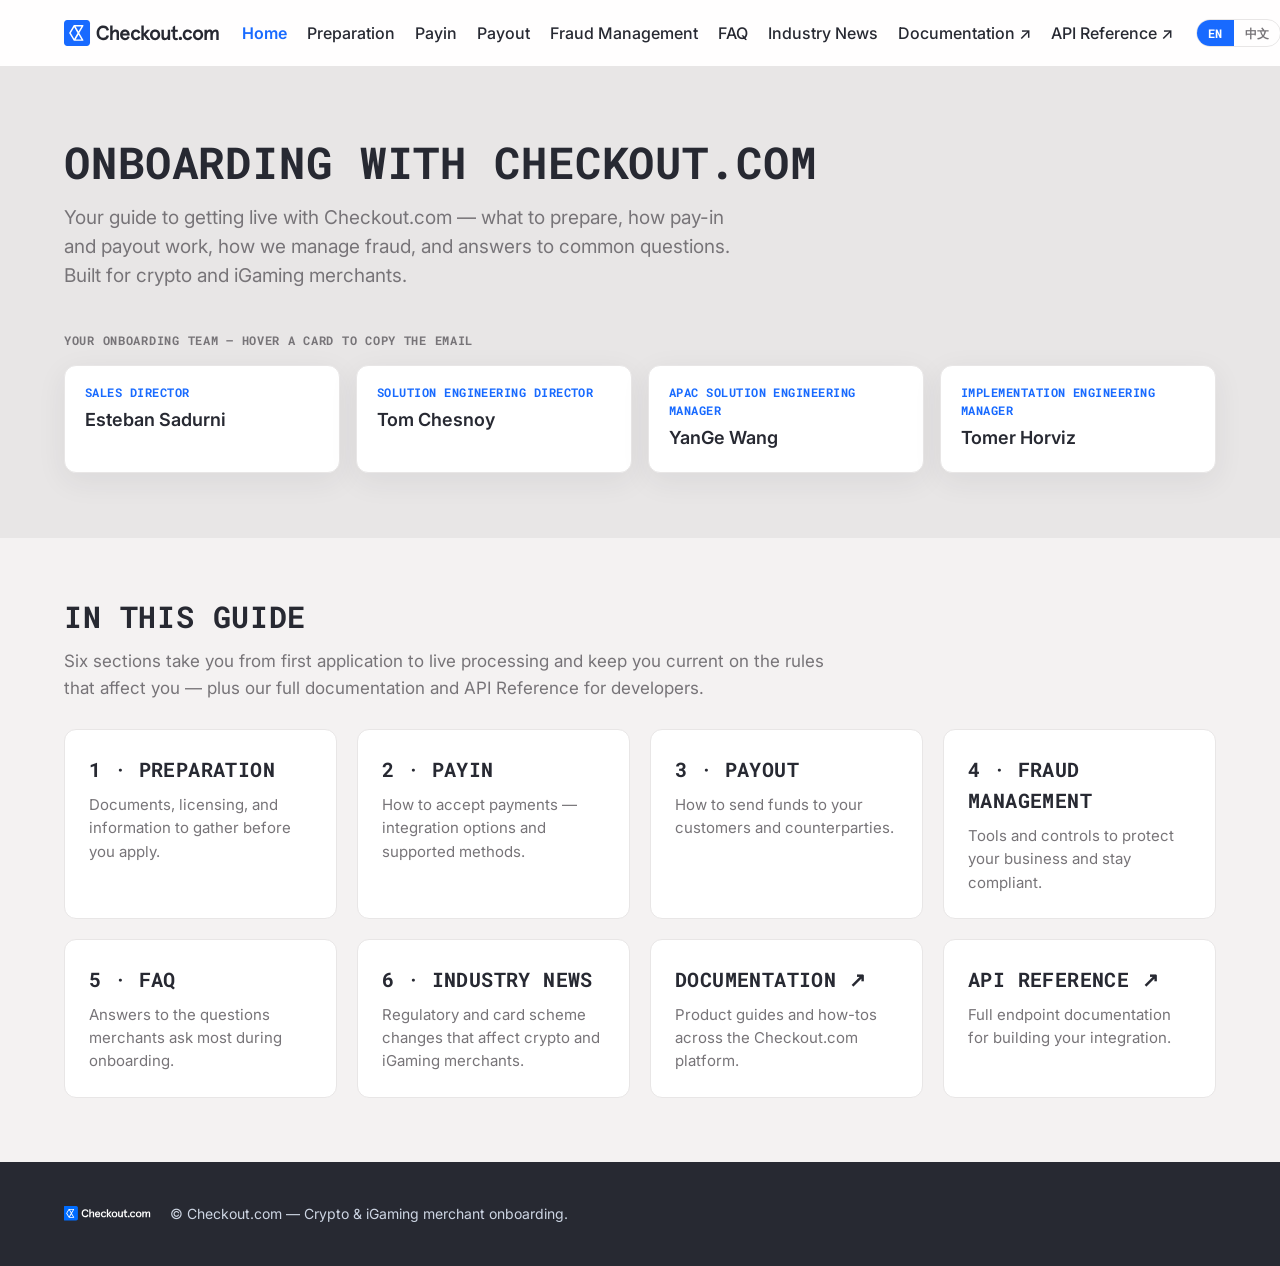
<file: index.html>
<!DOCTYPE html>
<html lang="en">
<head>
  <meta charset="UTF-8" />
  <meta name="viewport" content="width=device-width, initial-scale=1.0" />
  <title>Merchant Onboarding — Checkout.com</title>
  <meta name="description" content="Onboarding guide for crypto and iGaming merchants at Checkout.com — preparation, pay-in, payout, fraud management, and FAQ." />
  <link rel="preconnect" href="https://fonts.googleapis.com" />
  <link rel="preconnect" href="https://fonts.gstatic.com" crossorigin />
  <link href="https://fonts.googleapis.com/css2?family=Inter:wght@400;500;600;700&family=Roboto+Mono:wght@400;700&display=swap" rel="stylesheet" />
  <link rel="stylesheet" href="css/styles.css?v=10" />
</head>
<body>
  <a class="skip-link" href="#main">Skip to content</a>

  <header class="site-header">
    <div class="container header-inner">
      <a class="brand" href="https://www.checkout.com" target="_blank" rel="noopener" aria-label="Checkout.com">
        <img src="assets/logo.svg" alt="Checkout.com" height="26" />
      </a>
      <nav class="site-nav" id="nav" aria-label="Primary">
        <a href="index.html" class="is-active" aria-current="page">Home</a>
        <a href="preparation.html">Preparation</a>
        <a href="payin.html">Payin</a>
        <a href="payout.html">Payout</a>
        <a href="fraud-management.html">Fraud Management</a>
        <a href="faq.html">FAQ</a>
        <a href="industry-news.html">Industry News</a>
        <a href="https://www.checkout.com/docs" target="_blank" rel="noopener">Documentation ↗</a>
        <a href="https://api-reference.checkout.com/" target="_blank" rel="noopener">API Reference ↗</a>
      </nav>
      <div class="header-right">
        <div class="lang-switch" aria-label="Language">
          <span class="is-active">EN</span>
          <a href="zh/index.html" hreflang="zh" lang="zh">&#20013;&#25991;</a>
        </div>
        <button class="nav-toggle" aria-expanded="false" aria-controls="nav">Menu</button>
      </div>
    </div>
  </header>

  <main id="main">
    <!-- Banner -->
    <section class="banner">
      <div class="container">
        <h1>Onboarding with Checkout.com</h1>
        <p class="lede">
          Your guide to getting live with Checkout.com — what to prepare, how pay-in and
          payout work, how we manage fraud, and answers to common questions. Built for
          crypto and iGaming merchants.
        </p>

        <div class="team">
          <p class="team-label">Your onboarding team — hover a card to copy the email</p>
          <ul class="team-grid">
            <li class="team-card">
              <span class="tc-role">Sales Director</span>
              <span class="tc-name">Esteban Sadurni</span>
              <button type="button" class="tc-email" data-email="esteban.sadurni@checkout.com" aria-label="Copy Esteban Sadurni's email">
                <span class="tc-email-text">esteban.sadurni@checkout.com</span>
                <span class="tc-copy">Copy</span>
              </button>
            </li>
            <li class="team-card">
              <span class="tc-role">Solution Engineering Director</span>
              <span class="tc-name">Tom Chesnoy</span>
              <button type="button" class="tc-email" data-email="tom.chesnoy@checkout.com" aria-label="Copy Tom Chesnoy's email">
                <span class="tc-email-text">tom.chesnoy@checkout.com</span>
                <span class="tc-copy">Copy</span>
              </button>
            </li>
            <li class="team-card">
              <span class="tc-role">APAC Solution Engineering Manager</span>
              <span class="tc-name">YanGe Wang</span>
              <button type="button" class="tc-email" data-email="yange.wang@checkout.com" aria-label="Copy YanGe Wang's email">
                <span class="tc-email-text">yange.wang@checkout.com</span>
                <span class="tc-copy">Copy</span>
              </button>
            </li>
            <li class="team-card">
              <span class="tc-role">Implementation Engineering Manager</span>
              <span class="tc-name">Tomer Horviz</span>
              <button type="button" class="tc-email" data-email="Tomer.Horviz@checkout.com" aria-label="Copy Tomer Horviz's email">
                <span class="tc-email-text">Tomer.Horviz@checkout.com</span>
                <span class="tc-copy">Copy</span>
              </button>
            </li>
          </ul>
        </div>
      </div>
    </section>

    <!-- Guide sections -->
    <section class="section">
      <div class="container">
        <h2>In this guide</h2>
        <p class="lead">Six sections take you from first application to live processing and keep you current on the rules that affect you — plus our full documentation and API Reference for developers.</p>
        <ul class="cards">
          <li class="card">
            <h3><a href="preparation.html">1 · Preparation</a></h3>
            <p>Documents, licensing, and information to gather before you apply.</p>
          </li>
          <li class="card">
            <h3><a href="payin.html">2 · Payin</a></h3>
            <p>How to accept payments — integration options and supported methods.</p>
          </li>
          <li class="card">
            <h3><a href="payout.html">3 · Payout</a></h3>
            <p>How to send funds to your customers and counterparties.</p>
          </li>
          <li class="card">
            <h3><a href="fraud-management.html">4 · Fraud Management</a></h3>
            <p>Tools and controls to protect your business and stay compliant.</p>
          </li>
          <li class="card">
            <h3><a href="faq.html">5 · FAQ</a></h3>
            <p>Answers to the questions merchants ask most during onboarding.</p>
          </li>
          <li class="card">
            <h3><a href="industry-news.html">6 · Industry News</a></h3>
            <p>Regulatory and card scheme changes that affect crypto and iGaming merchants.</p>
          </li>
          <li class="card">
            <h3><a href="https://www.checkout.com/docs" target="_blank" rel="noopener">Documentation ↗</a></h3>
            <p>Product guides and how-tos across the Checkout.com platform.</p>
          </li>
          <li class="card">
            <h3><a href="https://api-reference.checkout.com/" target="_blank" rel="noopener">API Reference ↗</a></h3>
            <p>Full endpoint documentation for building your integration.</p>
          </li>
        </ul>
      </div>
    </section>
  </main>

  <footer class="site-footer">
    <div class="container footer-inner">
      <img src="assets/logo-white.svg" alt="Checkout.com" height="24" />
      <p>© Checkout.com — Crypto &amp; iGaming merchant onboarding.</p>
    </div>
  </footer>

  <script src="js/main.js?v=3" defer></script>
</body>
</html>
</file>
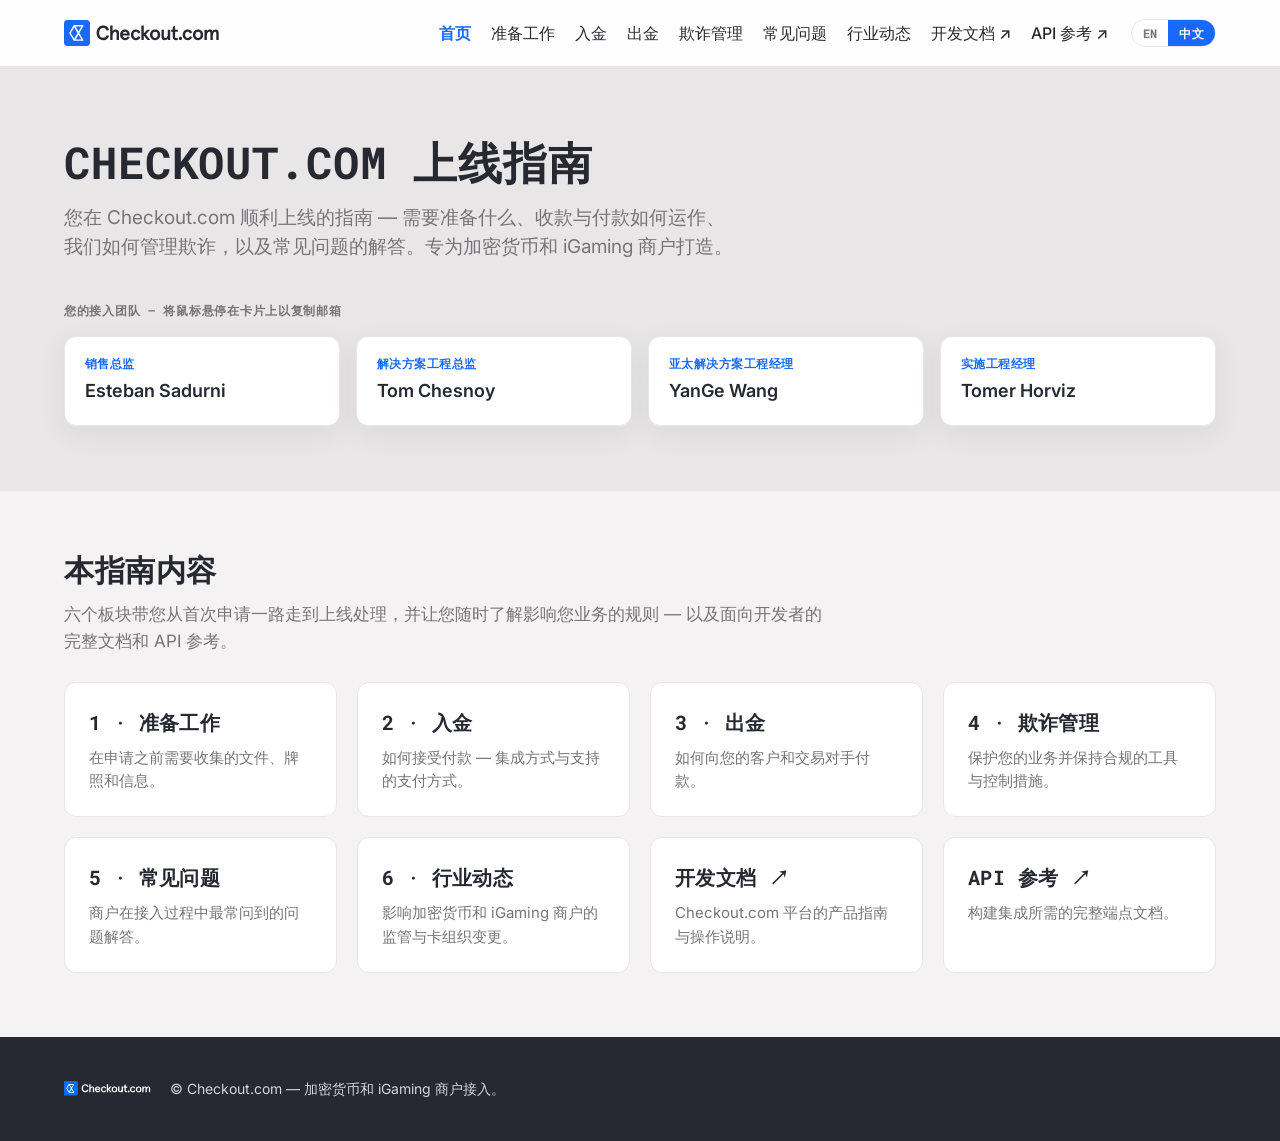
<file: zh/index.html>
<!DOCTYPE html>
<html lang="zh">
<head>
  <meta charset="UTF-8" />
  <meta name="viewport" content="width=device-width, initial-scale=1.0" />
  <title>商户接入 — Checkout.com</title>
  <meta name="description" content="面向加密货币和 iGaming 商户的 Checkout.com 接入指南 — 准备工作、收款、付款、欺诈管理和常见问题。" />
  <link rel="preconnect" href="https://fonts.googleapis.com" />
  <link rel="preconnect" href="https://fonts.gstatic.com" crossorigin />
  <link href="https://fonts.googleapis.com/css2?family=Inter:wght@400;500;600;700&family=Roboto+Mono:wght@400;700&display=swap" rel="stylesheet" />
  <link rel="stylesheet" href="../css/styles.css?v=10" />
</head>
<body>
  <a class="skip-link" href="#main">跳转到主要内容</a>

  <header class="site-header">
    <div class="container header-inner">
      <a class="brand" href="https://www.checkout.com" target="_blank" rel="noopener" aria-label="Checkout.com">
        <img src="../assets/logo.svg" alt="Checkout.com" height="26" />
      </a>
      <nav class="site-nav" id="nav" aria-label="主导航">
        <a href="index.html" class="is-active" aria-current="page">首页</a>
        <a href="preparation.html">准备工作</a>
        <a href="payin.html">入金</a>
        <a href="payout.html">出金</a>
        <a href="fraud-management.html">欺诈管理</a>
        <a href="faq.html">常见问题</a>
        <a href="industry-news.html">行业动态</a>
        <a href="https://www.checkout.com/docs" target="_blank" rel="noopener">开发文档 ↗</a>
        <a href="https://api-reference.checkout.com/" target="_blank" rel="noopener">API 参考 ↗</a>
      </nav>
      <div class="header-right">
        <div class="lang-switch" aria-label="Language">
          <a href="../index.html" hreflang="en" lang="en">EN</a>
          <span class="is-active">中文</span>
        </div>
        <button class="nav-toggle" aria-expanded="false" aria-controls="nav">菜单</button>
      </div>
    </div>
  </header>

  <main id="main">
    <!-- Banner -->
    <section class="banner">
      <div class="container">
        <h1>Checkout.com 上线指南</h1>
        <p class="lede">
          您在 Checkout.com 顺利上线的指南 — 需要准备什么、收款与付款如何运作、
          我们如何管理欺诈，以及常见问题的解答。专为加密货币和 iGaming 商户打造。
        </p>

        <div class="team">
          <p class="team-label">您的接入团队 — 将鼠标悬停在卡片上以复制邮箱</p>
          <ul class="team-grid">
            <li class="team-card">
              <span class="tc-role">销售总监</span>
              <span class="tc-name">Esteban Sadurni</span>
              <button type="button" class="tc-email" data-email="esteban.sadurni@checkout.com" aria-label="复制 Esteban Sadurni 的邮箱">
                <span class="tc-email-text">esteban.sadurni@checkout.com</span>
                <span class="tc-copy">复制</span>
              </button>
            </li>
            <li class="team-card">
              <span class="tc-role">解决方案工程总监</span>
              <span class="tc-name">Tom Chesnoy</span>
              <button type="button" class="tc-email" data-email="tom.chesnoy@checkout.com" aria-label="复制 Tom Chesnoy 的邮箱">
                <span class="tc-email-text">tom.chesnoy@checkout.com</span>
                <span class="tc-copy">复制</span>
              </button>
            </li>
            <li class="team-card">
              <span class="tc-role">亚太解决方案工程经理</span>
              <span class="tc-name">YanGe Wang</span>
              <button type="button" class="tc-email" data-email="yange.wang@checkout.com" aria-label="复制 YanGe Wang 的邮箱">
                <span class="tc-email-text">yange.wang@checkout.com</span>
                <span class="tc-copy">复制</span>
              </button>
            </li>
            <li class="team-card">
              <span class="tc-role">实施工程经理</span>
              <span class="tc-name">Tomer Horviz</span>
              <button type="button" class="tc-email" data-email="Tomer.Horviz@checkout.com" aria-label="复制 Tomer Horviz 的邮箱">
                <span class="tc-email-text">Tomer.Horviz@checkout.com</span>
                <span class="tc-copy">复制</span>
              </button>
            </li>
          </ul>
        </div>
      </div>
    </section>

    <!-- Guide sections -->
    <section class="section">
      <div class="container">
        <h2>本指南内容</h2>
        <p class="lead">六个板块带您从首次申请一路走到上线处理，并让您随时了解影响您业务的规则 — 以及面向开发者的完整文档和 API 参考。</p>
        <ul class="cards">
          <li class="card">
            <h3><a href="preparation.html">1 · 准备工作</a></h3>
            <p>在申请之前需要收集的文件、牌照和信息。</p>
          </li>
          <li class="card">
            <h3><a href="payin.html">2 · 入金</a></h3>
            <p>如何接受付款 — 集成方式与支持的支付方式。</p>
          </li>
          <li class="card">
            <h3><a href="payout.html">3 · 出金</a></h3>
            <p>如何向您的客户和交易对手付款。</p>
          </li>
          <li class="card">
            <h3><a href="fraud-management.html">4 · 欺诈管理</a></h3>
            <p>保护您的业务并保持合规的工具与控制措施。</p>
          </li>
          <li class="card">
            <h3><a href="faq.html">5 · 常见问题</a></h3>
            <p>商户在接入过程中最常问到的问题解答。</p>
          </li>
          <li class="card">
            <h3><a href="industry-news.html">6 · 行业动态</a></h3>
            <p>影响加密货币和 iGaming 商户的监管与卡组织变更。</p>
          </li>
          <li class="card">
            <h3><a href="https://www.checkout.com/docs" target="_blank" rel="noopener">开发文档 ↗</a></h3>
            <p>Checkout.com 平台的产品指南与操作说明。</p>
          </li>
          <li class="card">
            <h3><a href="https://api-reference.checkout.com/" target="_blank" rel="noopener">API 参考 ↗</a></h3>
            <p>构建集成所需的完整端点文档。</p>
          </li>
        </ul>
      </div>
    </section>
  </main>

  <footer class="site-footer">
    <div class="container footer-inner">
      <img src="../assets/logo-white.svg" alt="Checkout.com" height="24" />
      <p>© Checkout.com — 加密货币和 iGaming 商户接入。</p>
    </div>
  </footer>

  <script src="../js/main.js?v=3" defer></script>
</body>
</html>
</file>
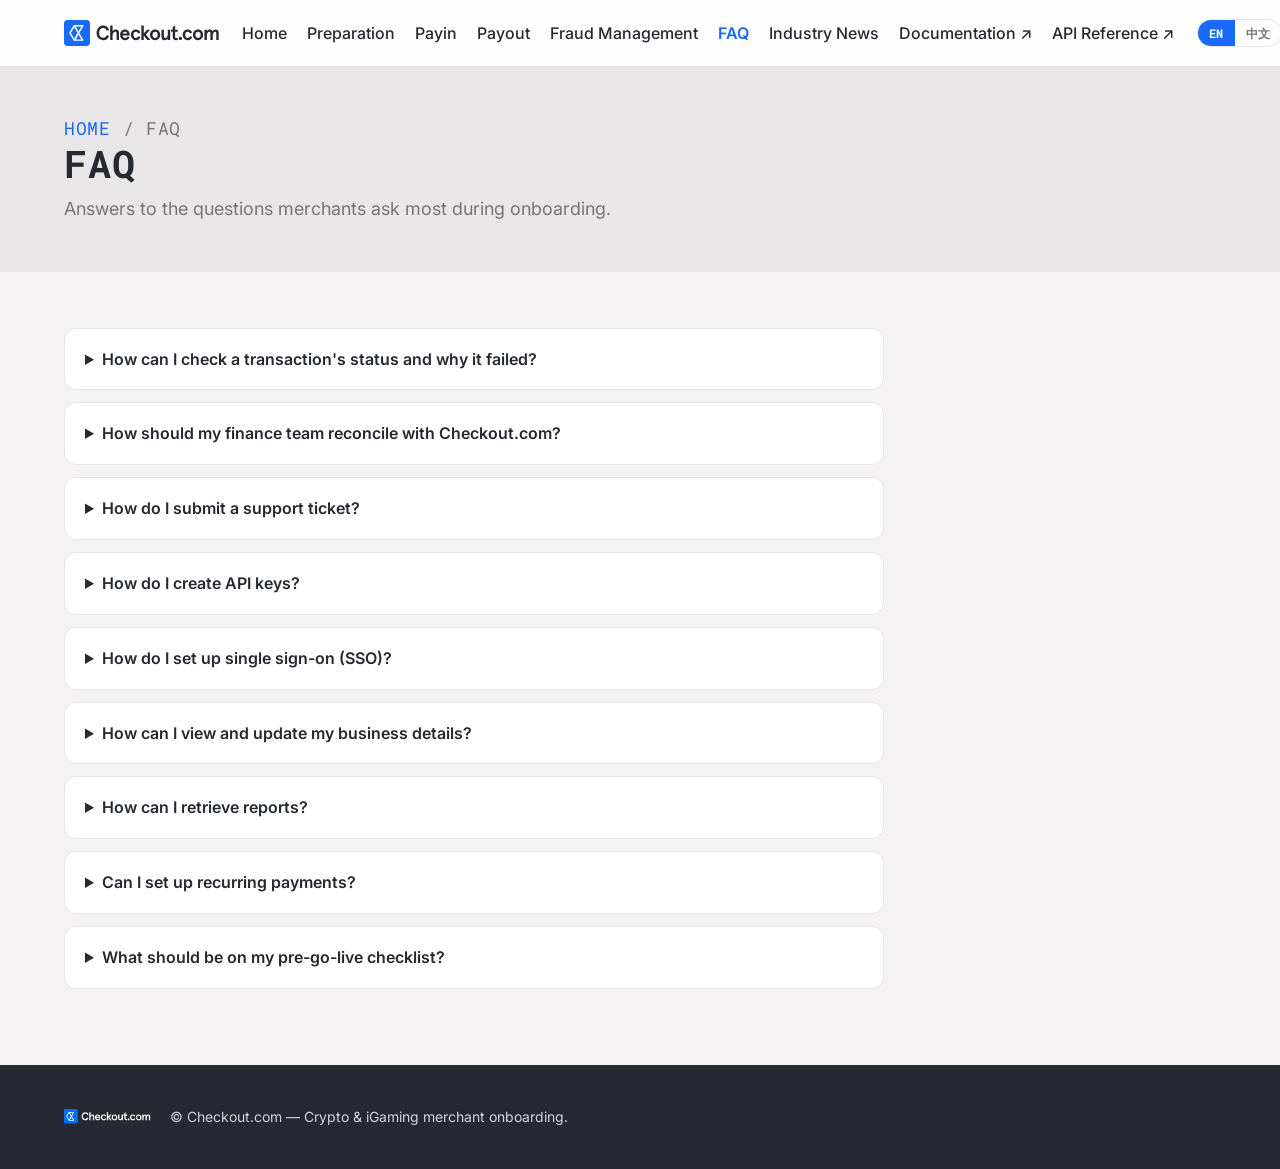
<file: faq.html>
<!DOCTYPE html>
<html lang="en">
<head>
  <meta charset="UTF-8" />
  <meta name="viewport" content="width=device-width, initial-scale=1.0" />
  <title>FAQ — Merchant Onboarding — Checkout.com</title>
  <meta name="description" content="Frequently asked questions about onboarding with Checkout.com for crypto and iGaming merchants." />
  <link rel="preconnect" href="https://fonts.googleapis.com" />
  <link rel="preconnect" href="https://fonts.gstatic.com" crossorigin />
  <link href="https://fonts.googleapis.com/css2?family=Inter:wght@400;500;600;700&family=Roboto+Mono:wght@400;700&display=swap" rel="stylesheet" />
  <link rel="stylesheet" href="css/styles.css?v=10" />
</head>
<body>
  <a class="skip-link" href="#main">Skip to content</a>

  <header class="site-header">
    <div class="container header-inner">
      <a class="brand" href="https://www.checkout.com" target="_blank" rel="noopener" aria-label="Checkout.com">
        <img src="assets/logo.svg" alt="Checkout.com" height="26" />
      </a>
      <nav class="site-nav" id="nav" aria-label="Primary">
        <a href="index.html">Home</a>
        <a href="preparation.html">Preparation</a>
        <a href="payin.html">Payin</a>
        <a href="payout.html">Payout</a>
        <a href="fraud-management.html">Fraud Management</a>
        <a href="faq.html" class="is-active" aria-current="page">FAQ</a>
        <a href="industry-news.html">Industry News</a>
        <a href="https://www.checkout.com/docs" target="_blank" rel="noopener">Documentation ↗</a>
        <a href="https://api-reference.checkout.com/" target="_blank" rel="noopener">API Reference ↗</a>
      </nav>
      <div class="header-right">
        <div class="lang-switch" aria-label="Language">
          <span class="is-active">EN</span>
          <a href="zh/faq.html" hreflang="zh" lang="zh">&#20013;&#25991;</a>
        </div>
        <button class="nav-toggle" aria-expanded="false" aria-controls="nav">Menu</button>
      </div>
    </div>
  </header>

  <main id="main">
    <div class="page-head">
      <div class="container">
        <p class="breadcrumb"><a href="index.html">Home</a> / FAQ</p>
        <h1>FAQ</h1>
        <p>Answers to the questions merchants ask most during onboarding.</p>
      </div>
    </div>

    <section class="section">
      <div class="container">
        <div class="faq">
          <details>
            <summary>How can I check a transaction's status and why it failed?</summary>
            <p>You can find this in two places — the Dashboard and the API.</p>
            <p><strong>Dashboard:</strong> open the Payments page and search by payment ID. Hover over the
              <a href="https://www.checkout.com/docs/developer-resources/codes/api-response-codes" target="_blank" rel="noopener">response code</a>
              to see the status, and open the payment details page for the full breakdown.</p>
            <p><strong>API:</strong> the same response code is returned in the API response for every payment request.</p>
          </details>
          <details>
            <summary>How should my finance team reconcile with Checkout.com?</summary>
            <p>Follow our
              <a href="https://www.checkout.com/docs/funds-management/reconcile-with-checkout-com" target="_blank" rel="noopener">reconciliation guide</a>,
              which walks through matching settlements and payouts against your processed payments.</p>
          </details>
          <details>
            <summary>How do I submit a support ticket?</summary>
            <p>Sign in to the Dashboard, click the question-mark icon in the upper-right corner, and select
              <strong>Request support</strong>.</p>
          </details>
          <details>
            <summary>How do I create API keys?</summary>
            <p>Sign in to the Dashboard, select <em>Developers</em> section in the left-side menu bar, click on
              <em>Keys</em>, and select <strong>Create a new key</strong>. See the
              <a href="https://www.checkout.com/docs/business-operations/use-the-dashboard/developers" target="_blank" rel="noopener">Developers documentation</a>
              for details.</p>
          </details>
          <details>
            <summary>How do I set up single sign-on (SSO)?</summary>
            <p>Configure SSO for your team from the Dashboard — follow the
              <a href="https://www.checkout.com/docs/business-operations/use-the-dashboard/single-sign-on" target="_blank" rel="noopener">SSO setup guide</a>.</p>
          </details>
          <details>
            <summary>How can I view and update my business details?</summary>
            <p>You can view and update your business details directly in the Dashboard. See
              <a href="https://www.checkout.com/docs/business-operations/use-the-dashboard/manage-business-details" target="_blank" rel="noopener">Manage business details</a>.</p>
          </details>
          <details>
            <summary>How can I retrieve reports?</summary>
            <p>Checkout.com provides a range of reports to support your business operations and help you gain insight. You can
              retrieve them in four ways:</p>
            <ul>
              <li>Generate and download reports in the Dashboard, on demand or on a schedule.</li>
              <li>Retrieve reports programmatically using the Reports API.</li>
              <li>Access reports over Secure File Transfer Protocol (SFTP).</li>
              <li>Receive scheduled reports via webhooks.</li>
            </ul>
            <p>See <a href="https://www.checkout.com/docs/business-operations/retrieve-reports" target="_blank" rel="noopener">Retrieve reports</a> for setup instructions.</p>
          </details>
          <details>
            <summary>Can I set up recurring payments?</summary>
            <p>Yes. You can charge a customer on a recurring basis using their stored card details — see
              <a href="https://www.checkout.com/docs/payments/accept-payments/pay-with-stored-card-details/recurring-payments-with-stored-card-details" target="_blank" rel="noopener">Recurring payments with stored card details</a>.</p>
          </details>
          <details>
            <summary>What should be on my pre-go-live checklist?</summary>
            <p>Before you switch on live traffic, confirm your technical integration and configuration are production-ready:</p>
            <ul class="checks">
              <li><strong>Activate the Dashboard:</strong> ensure your Dashboard is activated and the right people on your team have access.</li>
              <li><strong>Swap API keys and endpoints:</strong> move your environment configuration from sandbox to production. Replace all test public and secret keys with the live production keys generated in the Dashboard.</li>
              <li><strong>Configure live webhooks:</strong> recreate all system-critical webhooks in your live environment. Make sure your server listens for live events such as <code>card_verified</code>, <code>payment_approved</code>, <code>payment_declined</code>, <code>payment_captured</code>, <code>payment_refunded</code>, and <code>payment_voided</code>, and that your live endpoints are secured and authenticated.</li>
              <li><strong>Enable 3D Secure (3DS) and fraud rules:</strong> review your 3DS rules in the Dashboard. Confirm Strong Customer Authentication (SCA) is enabled and correctly configured for regions where it is mandatory (such as Europe) to avoid immediate issuer declines.</li>
              <li><strong>Configure reporting methods:</strong> set up your reporting channels (Dashboard, API, and SFTP) for financial reconciliation.</li>
              <li><strong>Ensure good data health:</strong> confirm sufficient information is passed on each request for strong data quality, and comply with AFT mandate requirements where applicable (optional).</li>
              <li><strong>Run a production smoke test:</strong>
                <ol>
                  <li><strong>Process a real transaction.</strong> Buy a low-value live item using a real personal or corporate card. Do not use sandbox cards — they fail instantly in production.</li>
                  <li><strong>Verify the webhook response.</strong> Monitor your backend logs and confirm your system captures the live event and moves the order status from "Pending" to "Paid".</li>
                  <li><strong>Trigger a partial or full refund.</strong> Initiate a refund from your platform's backend or the Dashboard to confirm the reverse payment loop works end to end.</li>
                </ol>
              </li>
            </ul>
          </details>
        </div>
      </div>
    </section>
  </main>

  <footer class="site-footer">
    <div class="container footer-inner">
      <img src="assets/logo-white.svg" alt="Checkout.com" height="24" />
      <p>© Checkout.com — Crypto &amp; iGaming merchant onboarding.</p>
    </div>
  </footer>

  <script src="js/main.js?v=3" defer></script>
</body>
</html>
</file>
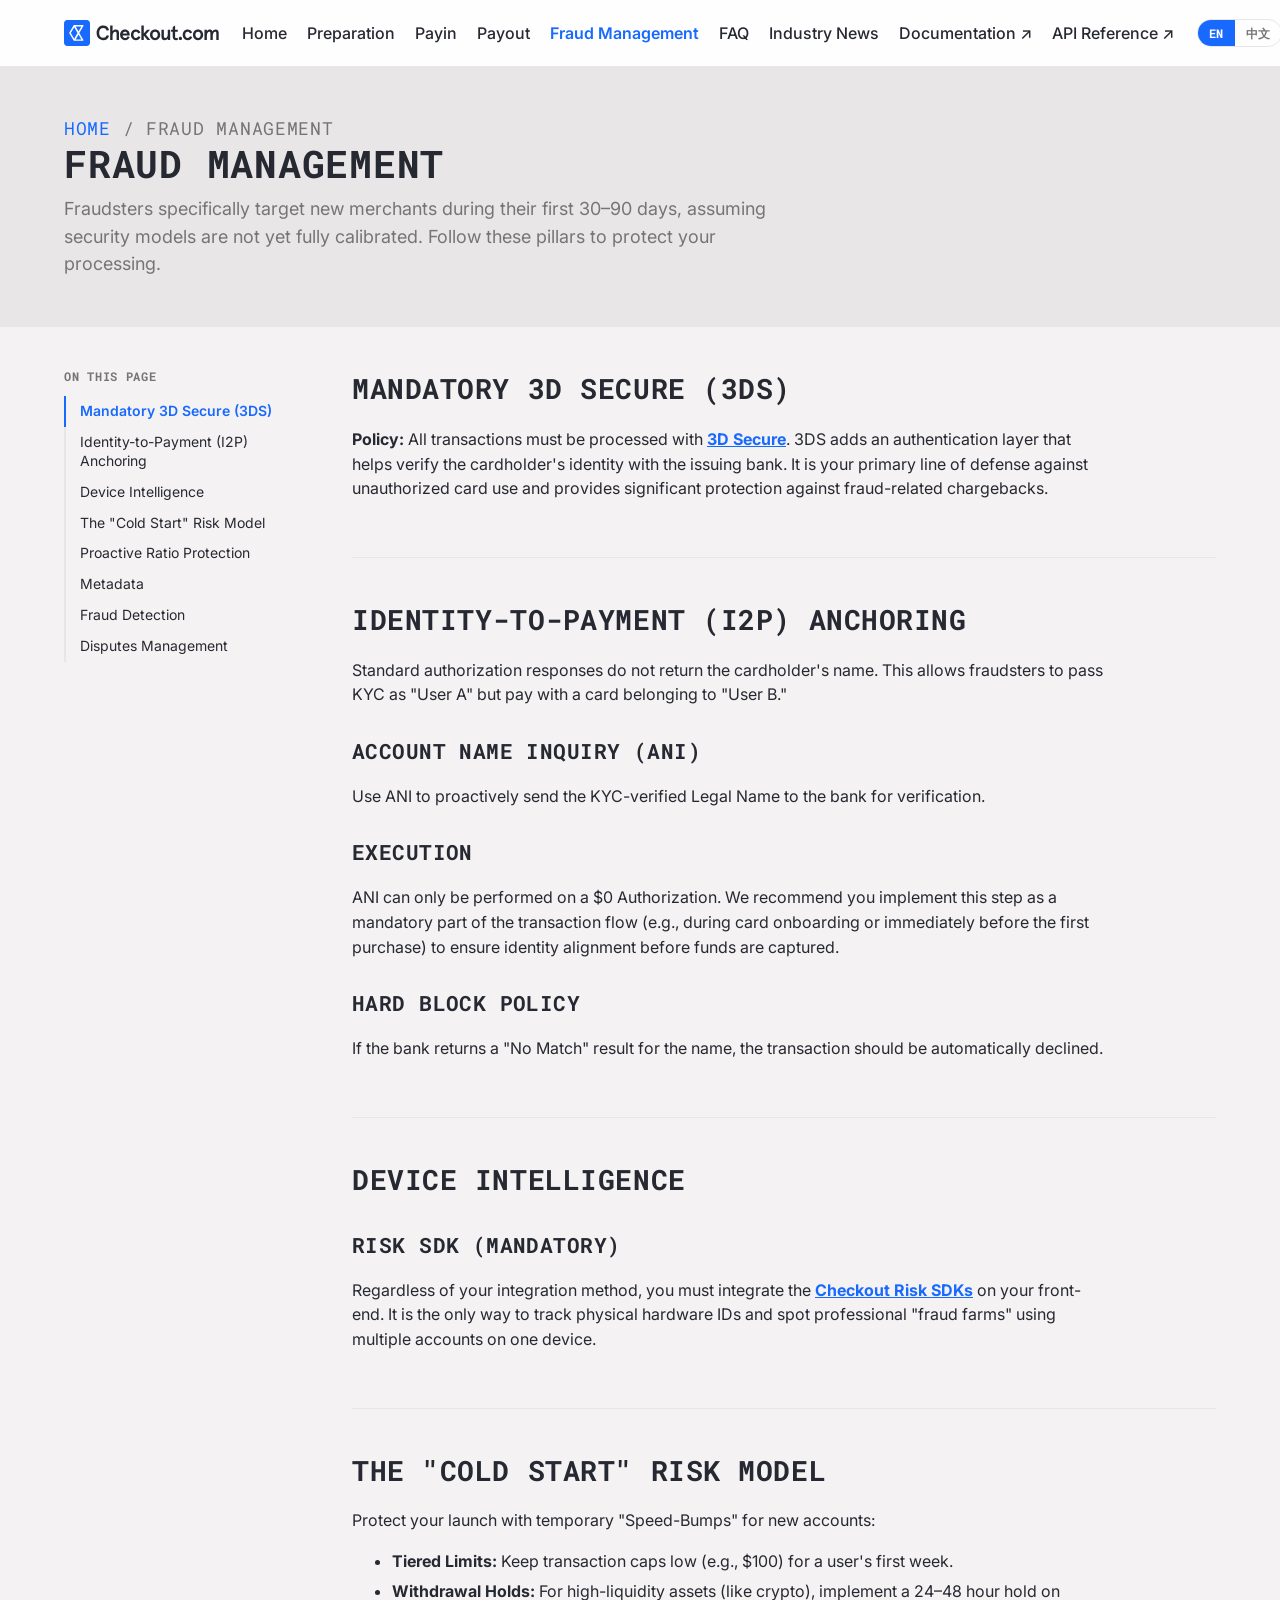
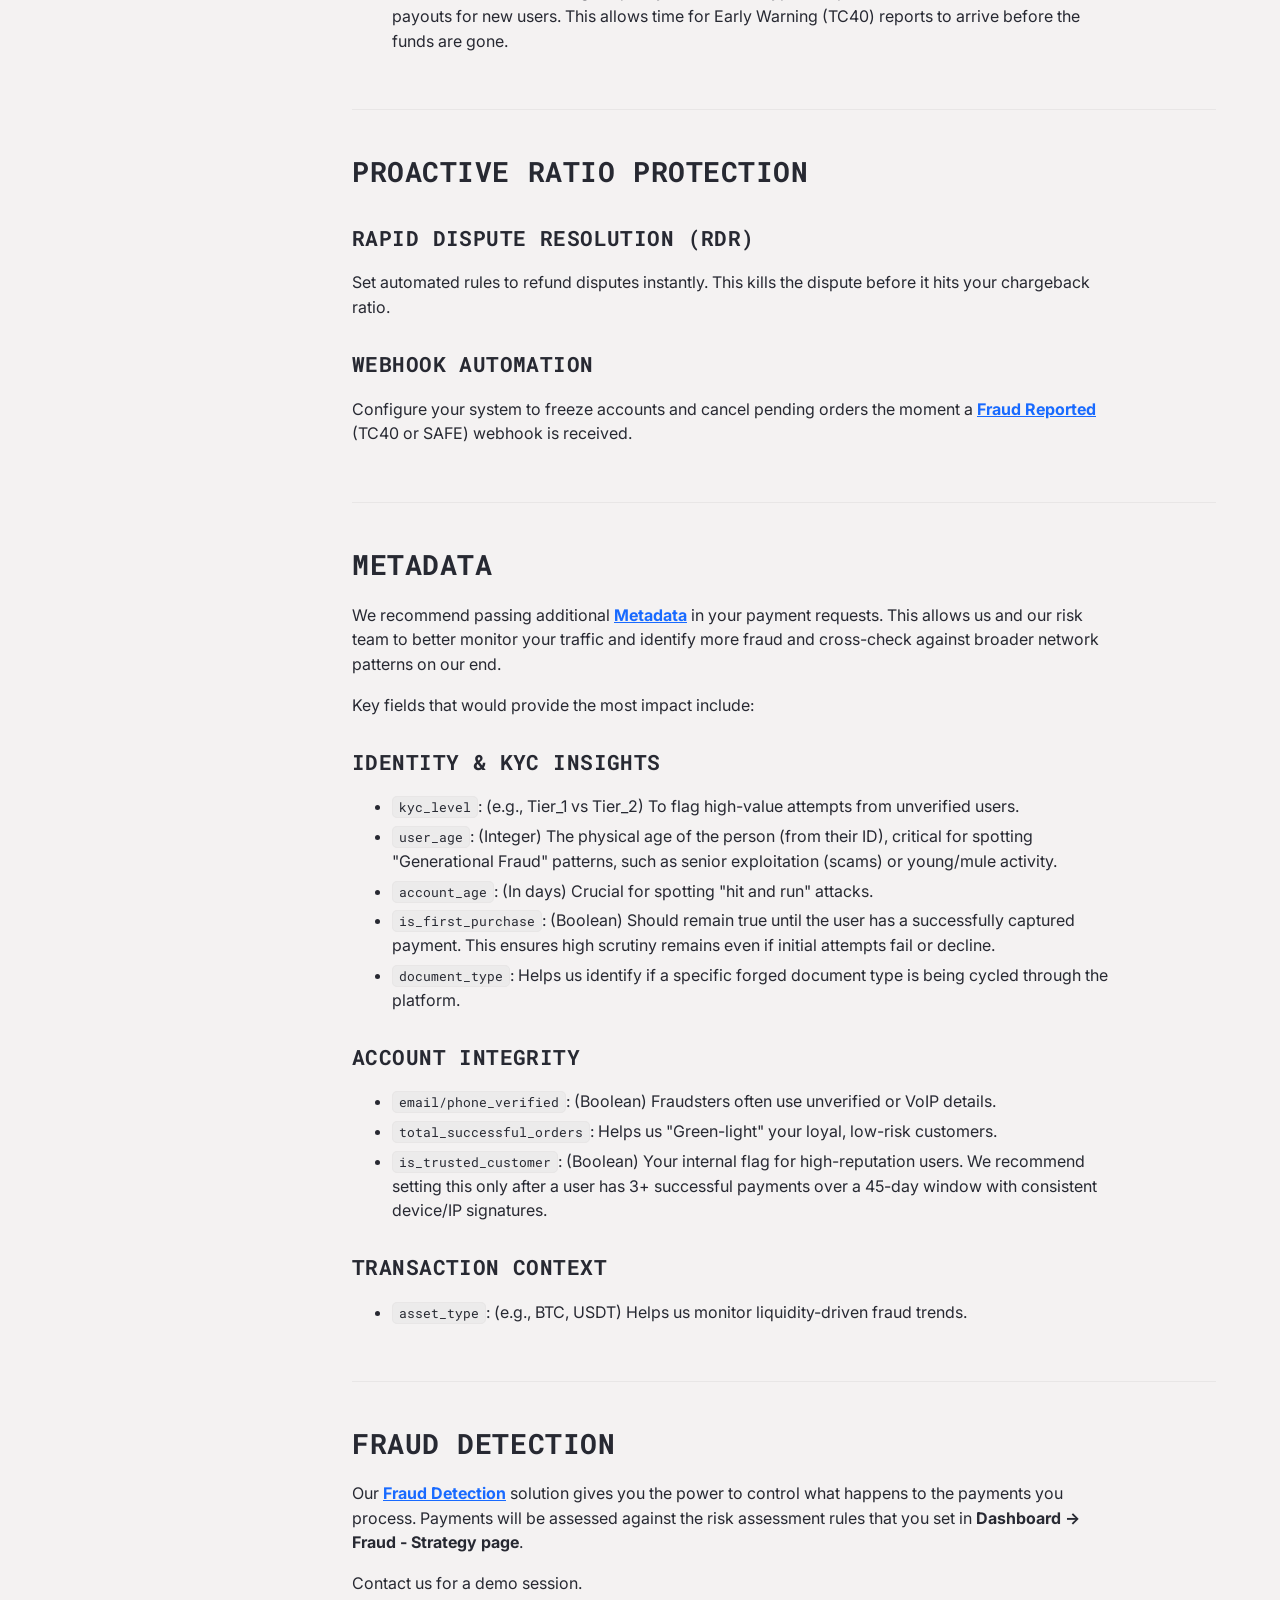
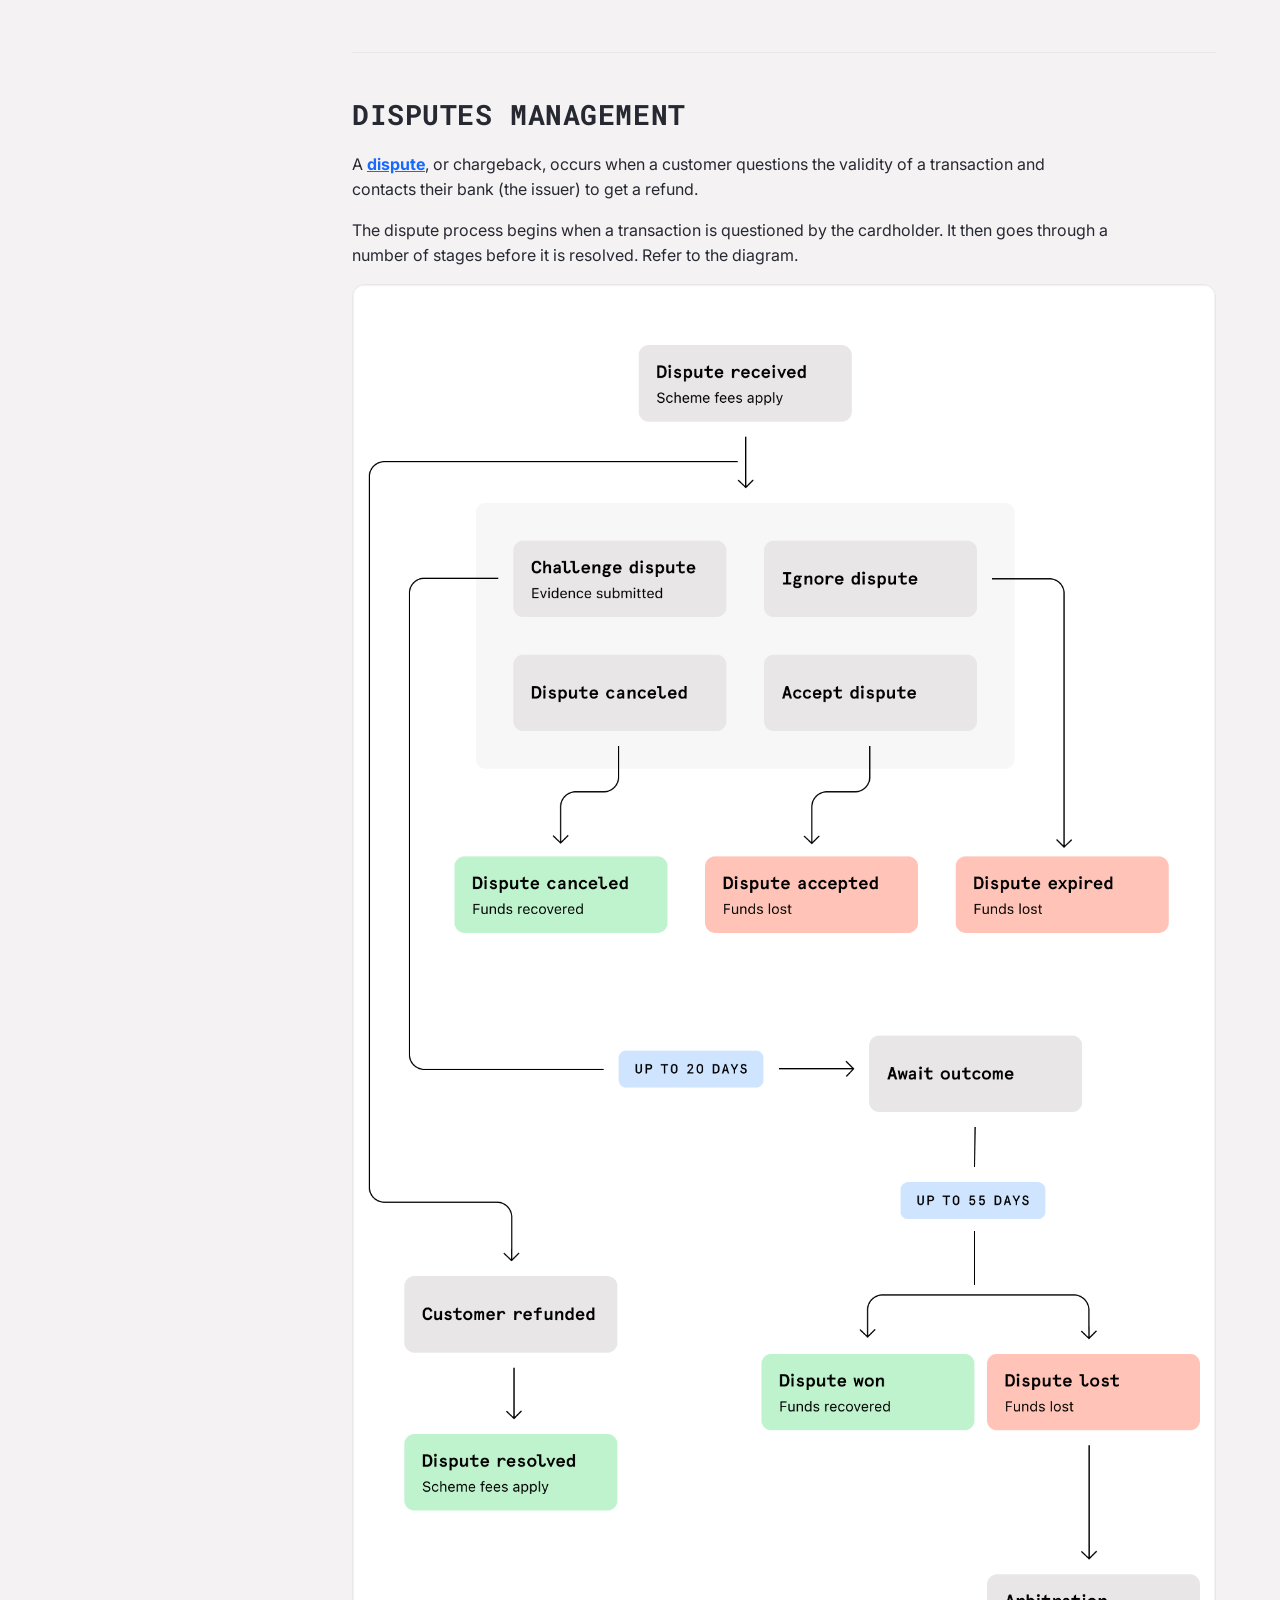
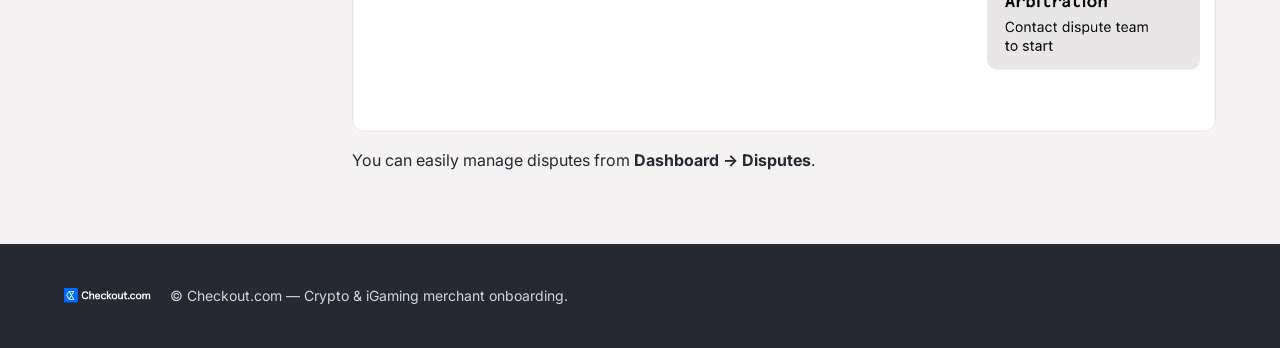
<file: fraud-management.html>
<!DOCTYPE html>
<html lang="en">
<head>
  <meta charset="UTF-8" />
  <meta name="viewport" content="width=device-width, initial-scale=1.0" />
  <title>Fraud Management — Merchant Onboarding — Checkout.com</title>
  <meta name="description" content="Fraud and risk controls at Checkout.com: 3DS, identity anchoring, device intelligence, metadata, and disputes for crypto and iGaming merchants." />
  <link rel="preconnect" href="https://fonts.googleapis.com" />
  <link rel="preconnect" href="https://fonts.gstatic.com" crossorigin />
  <link href="https://fonts.googleapis.com/css2?family=Inter:wght@400;500;600;700&family=Roboto+Mono:wght@400;700&display=swap" rel="stylesheet" />
  <link rel="stylesheet" href="css/styles.css?v=10" />
</head>
<body>
  <a class="skip-link" href="#main">Skip to content</a>

  <header class="site-header">
    <div class="container header-inner">
      <a class="brand" href="https://www.checkout.com" target="_blank" rel="noopener" aria-label="Checkout.com">
        <img src="assets/logo.svg" alt="Checkout.com" height="26" />
      </a>
      <nav class="site-nav" id="nav" aria-label="Primary">
        <a href="index.html">Home</a>
        <a href="preparation.html">Preparation</a>
        <a href="payin.html">Payin</a>
        <a href="payout.html">Payout</a>
        <a href="fraud-management.html" class="is-active" aria-current="page">Fraud Management</a>
        <a href="faq.html">FAQ</a>
        <a href="industry-news.html">Industry News</a>
        <a href="https://www.checkout.com/docs" target="_blank" rel="noopener">Documentation ↗</a>
        <a href="https://api-reference.checkout.com/" target="_blank" rel="noopener">API Reference ↗</a>
      </nav>
      <div class="header-right">
        <div class="lang-switch" aria-label="Language">
          <span class="is-active">EN</span>
          <a href="zh/fraud-management.html" hreflang="zh" lang="zh">&#20013;&#25991;</a>
        </div>
        <button class="nav-toggle" aria-expanded="false" aria-controls="nav">Menu</button>
      </div>
    </div>
  </header>

  <main id="main">
    <div class="page-head">
      <div class="container">
        <p class="breadcrumb"><a href="index.html">Home</a> / Fraud Management</p>
        <h1>Fraud Management</h1>
        <p>Fraudsters specifically target new merchants during their first 30–90 days, assuming security models are not yet fully calibrated. Follow these pillars to protect your processing.</p>
      </div>
    </div>

    <div class="doc-layout">
      <!-- In-page navigation -->
      <nav class="doc-toc" aria-label="On this page">
        <p class="toc-title">On this page</p>
        <ul>
          <li><a href="#three-ds">Mandatory 3D Secure (3DS)</a></li>
          <li><a href="#i2p">Identity-to-Payment (I2P) Anchoring</a></li>
          <li><a href="#device-intelligence">Device Intelligence</a></li>
          <li><a href="#cold-start">The "Cold Start" Risk Model</a></li>
          <li><a href="#ratio-protection">Proactive Ratio Protection</a></li>
          <li><a href="#metadata">Metadata</a></li>
          <li><a href="#fraud-detection">Fraud Detection</a></li>
          <li><a href="#disputes">Disputes Management</a></li>
        </ul>
      </nav>

      <div class="doc-content">
        <!-- 1. Mandatory 3D Secure -->
        <section class="doc-section" id="three-ds">
          <h2>Mandatory 3D Secure (3DS)</h2>
          <p><strong>Policy:</strong> All transactions must be processed with
            <a href="https://www.checkout.com/docs/payments/authenticate-payments/3d-secure" target="_blank" rel="noopener">3D Secure</a>.
            3DS adds an authentication layer that helps verify the cardholder's identity with the issuing bank. It is your
            primary line of defense against unauthorized card use and provides significant protection against fraud-related
            chargebacks.</p>
        </section>

        <!-- 2. Identity-to-Payment Anchoring -->
        <section class="doc-section" id="i2p">
          <h2>Identity-to-Payment (I2P) Anchoring</h2>
          <p>Standard authorization responses do not return the cardholder's name. This allows fraudsters to pass KYC as
            "User A" but pay with a card belonging to "User B."</p>

          <div class="subsection">
            <h3>Account Name Inquiry (ANI)</h3>
            <p>Use ANI to proactively send the KYC-verified Legal Name to the bank for verification.</p>
          </div>

          <div class="subsection">
            <h3>Execution</h3>
            <p>ANI can only be performed on a $0 Authorization. We recommend you implement this step as a mandatory part of
              the transaction flow (e.g., during card onboarding or immediately before the first purchase) to ensure identity
              alignment before funds are captured.</p>
          </div>

          <div class="subsection">
            <h3>Hard Block Policy</h3>
            <p>If the bank returns a "No Match" result for the name, the transaction should be automatically declined.</p>
          </div>
        </section>

        <!-- 3. Device Intelligence -->
        <section class="doc-section" id="device-intelligence">
          <h2>Device Intelligence</h2>
          <div class="subsection">
            <h3>Risk SDK (Mandatory)</h3>
            <p>Regardless of your integration method, you must integrate the
              <a href="https://www.checkout.com/docs/developer-resources/sdks/risk-sdks" target="_blank" rel="noopener">Checkout Risk SDKs</a>
              on your front-end. It is the only way to track physical hardware IDs and spot professional "fraud farms" using
              multiple accounts on one device.</p>
          </div>
        </section>

        <!-- 4. The "Cold Start" Risk Model -->
        <section class="doc-section" id="cold-start">
          <h2>The "Cold Start" Risk Model</h2>
          <p>Protect your launch with temporary "Speed-Bumps" for new accounts:</p>
          <ul>
            <li><strong>Tiered Limits:</strong> Keep transaction caps low (e.g., $100) for a user's first week.</li>
            <li><strong>Withdrawal Holds:</strong> For high-liquidity assets (like crypto), implement a 24–48 hour hold on
              payouts for new users. This allows time for Early Warning (TC40) reports to arrive before the funds are gone.</li>
          </ul>
        </section>

        <!-- 5. Proactive Ratio Protection -->
        <section class="doc-section" id="ratio-protection">
          <h2>Proactive Ratio Protection</h2>
          <div class="subsection">
            <h3>Rapid Dispute Resolution (RDR)</h3>
            <p>Set automated rules to refund disputes instantly. This kills the dispute before it hits your chargeback ratio.</p>
          </div>
          <div class="subsection">
            <h3>Webhook Automation</h3>
            <p>Configure your system to freeze accounts and cancel pending orders the moment a
              <a href="https://www.checkout.com/docs/developer-resources/event-notifications/event-types/fraud_reported" target="_blank" rel="noopener">Fraud Reported</a>
              (TC40 or SAFE) webhook is received.</p>
          </div>
        </section>

        <!-- 6. Metadata -->
        <section class="doc-section" id="metadata">
          <h2>Metadata</h2>
          <p>We recommend passing additional
            <a href="https://api-reference.checkout.com/#operation/requestAPaymentOrPayout!path=0/metadata&amp;t=request" target="_blank" rel="noopener">Metadata</a>
            in your payment requests. This allows us and our risk team to better monitor your traffic and identify more fraud
            and cross-check against broader network patterns on our end.</p>
          <p>Key fields that would provide the most impact include:</p>

          <div class="subsection">
            <h3>Identity &amp; KYC Insights</h3>
            <ul>
              <li><code>kyc_level</code>: (e.g., Tier_1 vs Tier_2) To flag high-value attempts from unverified users.</li>
              <li><code>user_age</code>: (Integer) The physical age of the person (from their ID), critical for spotting
                "Generational Fraud" patterns, such as senior exploitation (scams) or young/mule activity.</li>
              <li><code>account_age</code>: (In days) Crucial for spotting "hit and run" attacks.</li>
              <li><code>is_first_purchase</code>: (Boolean) Should remain true until the user has a successfully captured
                payment. This ensures high scrutiny remains even if initial attempts fail or decline.</li>
              <li><code>document_type</code>: Helps us identify if a specific forged document type is being cycled through the
                platform.</li>
            </ul>
          </div>

          <div class="subsection">
            <h3>Account Integrity</h3>
            <ul>
              <li><code>email/phone_verified</code>: (Boolean) Fraudsters often use unverified or VoIP details.</li>
              <li><code>total_successful_orders</code>: Helps us "Green-light" your loyal, low-risk customers.</li>
              <li><code>is_trusted_customer</code>: (Boolean) Your internal flag for high-reputation users. We recommend
                setting this only after a user has 3+ successful payments over a 45-day window with consistent device/IP
                signatures.</li>
            </ul>
          </div>

          <div class="subsection">
            <h3>Transaction Context</h3>
            <ul>
              <li><code>asset_type</code>: (e.g., BTC, USDT) Helps us monitor liquidity-driven fraud trends.</li>
            </ul>
          </div>
        </section>

        <!-- 7. Fraud Detection -->
        <section class="doc-section" id="fraud-detection">
          <h2>Fraud Detection</h2>
          <p>Our <a href="https://www.checkout.com/docs/business-operations/prevent-fraud" target="_blank" rel="noopener">Fraud Detection</a>
            solution gives you the power to control what happens to the payments you process. Payments will be assessed against
            the risk assessment rules that you set in <strong>Dashboard → Fraud - Strategy page</strong>.</p>
          <p>Contact us for a demo session.</p>
        </section>

        <!-- 8. Disputes Management -->
        <section class="doc-section" id="disputes">
          <h2>Disputes Management</h2>
          <p>A <a href="https://www.checkout.com/docs/business-operations/manage-disputes" target="_blank" rel="noopener">dispute</a>,
            or chargeback, occurs when a customer questions the validity of a transaction and contacts their bank (the issuer)
            to get a refund.</p>
          <p>The dispute process begins when a transaction is questioned by the cardholder. It then goes through a number of
            stages before it is resolved. Refer to the diagram.</p>
          <img class="diagram" src="assets/disputes_flow.png"
               alt="Dispute lifecycle: a transaction is questioned by the cardholder and moves through the stages of the dispute process until it is resolved" loading="lazy" />
          <p>You can easily manage disputes from <strong>Dashboard → Disputes</strong>.</p>
        </section>
      </div>
    </div>
  </main>

  <footer class="site-footer">
    <div class="container footer-inner">
      <img src="assets/logo-white.svg" alt="Checkout.com" height="24" />
      <p>© Checkout.com — Crypto &amp; iGaming merchant onboarding.</p>
    </div>
  </footer>

  <script src="js/main.js?v=3" defer></script>
</body>
</html>
</file>
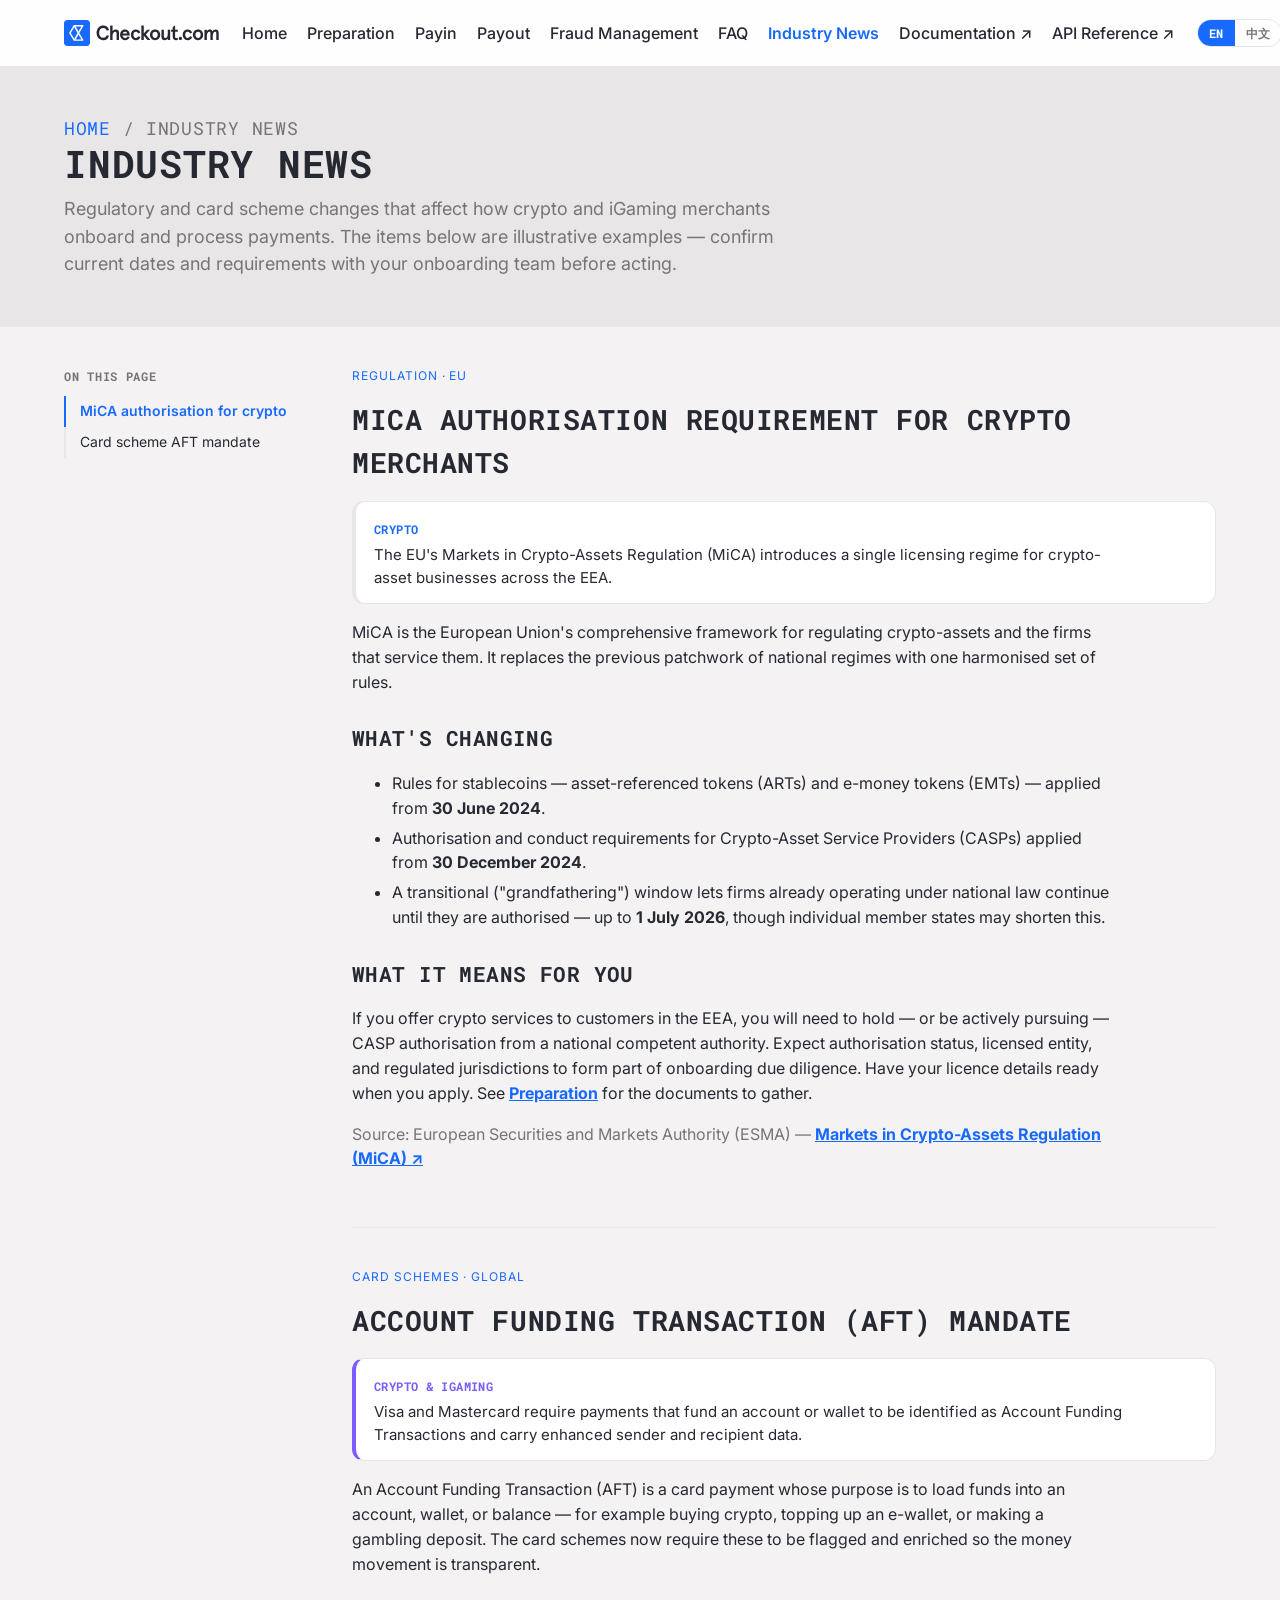
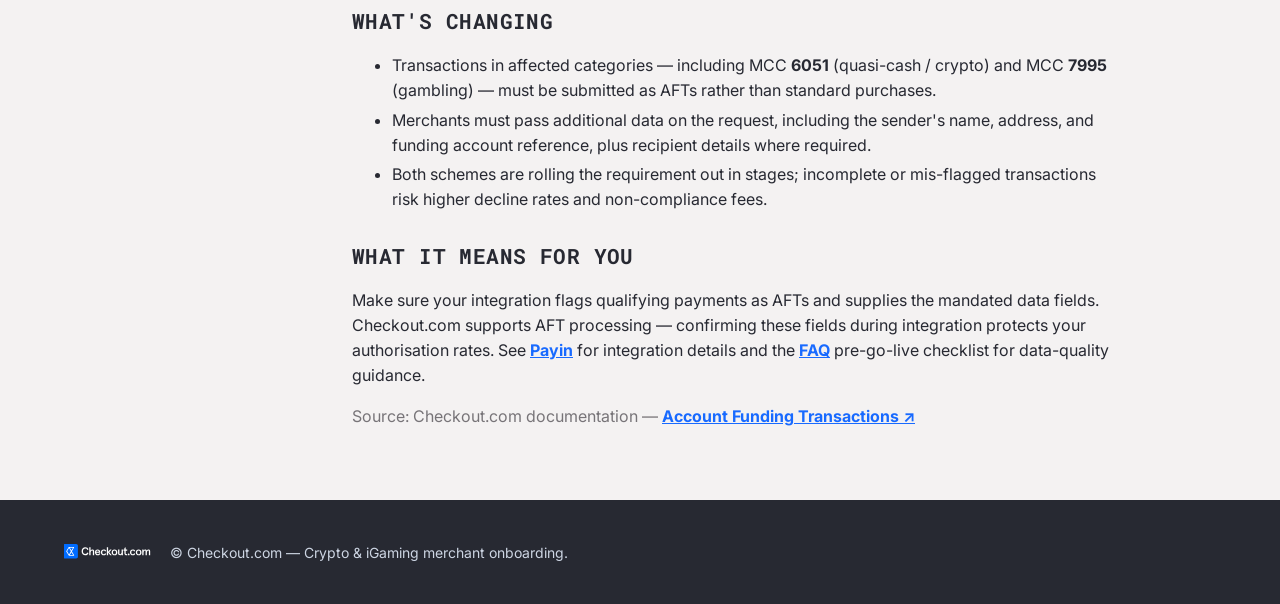
<file: industry-news.html>
<!DOCTYPE html>
<html lang="en">
<head>
  <meta charset="UTF-8" />
  <meta name="viewport" content="width=device-width, initial-scale=1.0" />
  <title>Industry News — Merchant Onboarding — Checkout.com</title>
  <meta name="description" content="Regulatory and scheme updates that matter to crypto and iGaming merchants — MiCA authorisation and the card scheme Account Funding Transaction (AFT) mandate." />
  <link rel="preconnect" href="https://fonts.googleapis.com" />
  <link rel="preconnect" href="https://fonts.gstatic.com" crossorigin />
  <link href="https://fonts.googleapis.com/css2?family=Inter:wght@400;500;600;700&family=Roboto+Mono:wght@400;700&display=swap" rel="stylesheet" />
  <link rel="stylesheet" href="css/styles.css?v=10" />
</head>
<body>
  <a class="skip-link" href="#main">Skip to content</a>

  <header class="site-header">
    <div class="container header-inner">
      <a class="brand" href="https://www.checkout.com" target="_blank" rel="noopener" aria-label="Checkout.com">
        <img src="assets/logo.svg" alt="Checkout.com" height="26" />
      </a>
      <nav class="site-nav" id="nav" aria-label="Primary">
        <a href="index.html">Home</a>
        <a href="preparation.html">Preparation</a>
        <a href="payin.html">Payin</a>
        <a href="payout.html">Payout</a>
        <a href="fraud-management.html">Fraud Management</a>
        <a href="faq.html">FAQ</a>
        <a href="industry-news.html" class="is-active" aria-current="page">Industry News</a>
        <a href="https://www.checkout.com/docs" target="_blank" rel="noopener">Documentation ↗</a>
        <a href="https://api-reference.checkout.com/" target="_blank" rel="noopener">API Reference ↗</a>
      </nav>
      <div class="header-right">
        <div class="lang-switch" aria-label="Language">
          <span class="is-active">EN</span>
          <a href="zh/industry-news.html" hreflang="zh" lang="zh">&#20013;&#25991;</a>
        </div>
        <button class="nav-toggle" aria-expanded="false" aria-controls="nav">Menu</button>
      </div>
    </div>
  </header>

  <main id="main">
    <div class="page-head">
      <div class="container">
        <p class="breadcrumb"><a href="index.html">Home</a> / Industry News</p>
        <h1>Industry News</h1>
        <p>Regulatory and card scheme changes that affect how crypto and iGaming merchants onboard and process
          payments. The items below are illustrative examples — confirm current dates and requirements with your
          onboarding team before acting.</p>
      </div>
    </div>

    <div class="doc-layout">
      <!-- In-page navigation -->
      <nav class="doc-toc" aria-label="On this page">
        <p class="toc-title">On this page</p>
        <ul>
          <li><a href="#mica">MiCA authorisation for crypto</a></li>
          <li><a href="#aft-mandate">Card scheme AFT mandate</a></li>
        </ul>
      </nav>

      <div class="doc-content">
        <!-- MiCA -->
        <section class="doc-section" id="mica">
          <p class="eyebrow">Regulation · EU</p>
          <h2>MiCA authorisation requirement for crypto merchants</h2>
          <div class="note">
            <span class="note-tag">Crypto</span>
            <p>The EU's Markets in Crypto-Assets Regulation (MiCA) introduces a single licensing regime for
              crypto-asset businesses across the EEA.</p>
          </div>
          <p>MiCA is the European Union's comprehensive framework for regulating crypto-assets and the firms that
            service them. It replaces the previous patchwork of national regimes with one harmonised set of rules.</p>
          <h3>What's changing</h3>
          <ul>
            <li>Rules for stablecoins — asset-referenced tokens (ARTs) and e-money tokens (EMTs) — applied from
              <strong>30 June 2024</strong>.</li>
            <li>Authorisation and conduct requirements for Crypto-Asset Service Providers (CASPs) applied from
              <strong>30 December 2024</strong>.</li>
            <li>A transitional ("grandfathering") window lets firms already operating under national law continue
              until they are authorised — up to <strong>1 July 2026</strong>, though individual member states may
              shorten this.</li>
          </ul>
          <h3>What it means for you</h3>
          <p>If you offer crypto services to customers in the EEA, you will need to hold — or be actively pursuing —
            CASP authorisation from a national competent authority. Expect authorisation status, licensed entity, and
            regulated jurisdictions to form part of onboarding due diligence. Have your licence details ready when you
            apply. See <a href="preparation.html">Preparation</a> for the documents to gather.</p>
          <p class="muted">Source: European Securities and Markets Authority (ESMA) —
            <a href="https://www.esma.europa.eu/esmas-activities/digital-finance-and-innovation/markets-crypto-assets-regulation-mica" target="_blank" rel="noopener">Markets in Crypto-Assets Regulation (MiCA) ↗</a></p>
        </section>

        <!-- AFT mandate -->
        <section class="doc-section" id="aft-mandate">
          <p class="eyebrow">Card schemes · Global</p>
          <h2>Account Funding Transaction (AFT) mandate</h2>
          <div class="note note-igaming">
            <span class="note-tag">Crypto &amp; iGaming</span>
            <p>Visa and Mastercard require payments that fund an account or wallet to be identified as Account
              Funding Transactions and carry enhanced sender and recipient data.</p>
          </div>
          <p>An Account Funding Transaction (AFT) is a card payment whose purpose is to load funds into an account,
            wallet, or balance — for example buying crypto, topping up an e-wallet, or making a gambling deposit.
            The card schemes now require these to be flagged and enriched so the money movement is transparent.</p>
          <h3>What's changing</h3>
          <ul>
            <li>Transactions in affected categories — including MCC <strong>6051</strong> (quasi-cash / crypto) and
              MCC <strong>7995</strong> (gambling) — must be submitted as AFTs rather than standard purchases.</li>
            <li>Merchants must pass additional data on the request, including the sender's name, address, and funding
              account reference, plus recipient details where required.</li>
            <li>Both schemes are rolling the requirement out in stages; incomplete or mis-flagged transactions risk
              higher decline rates and non-compliance fees.</li>
          </ul>
          <h3>What it means for you</h3>
          <p>Make sure your integration flags qualifying payments as AFTs and supplies the mandated data fields.
            Checkout.com supports AFT processing — confirming these fields during integration protects your
            authorisation rates. See <a href="payin.html">Payin</a> for integration details and the
            <a href="faq.html">FAQ</a> pre-go-live checklist for data-quality guidance.</p>
          <p class="muted">Source: Checkout.com documentation —
            <a href="https://www.checkout.com/docs" target="_blank" rel="noopener">Account Funding Transactions ↗</a></p>
        </section>
      </div>
    </div>
  </main>

  <footer class="site-footer">
    <div class="container footer-inner">
      <img src="assets/logo-white.svg" alt="Checkout.com" height="24" />
      <p>© Checkout.com — Crypto &amp; iGaming merchant onboarding.</p>
    </div>
  </footer>

  <script src="js/main.js?v=3" defer></script>
</body>
</html>
</file>
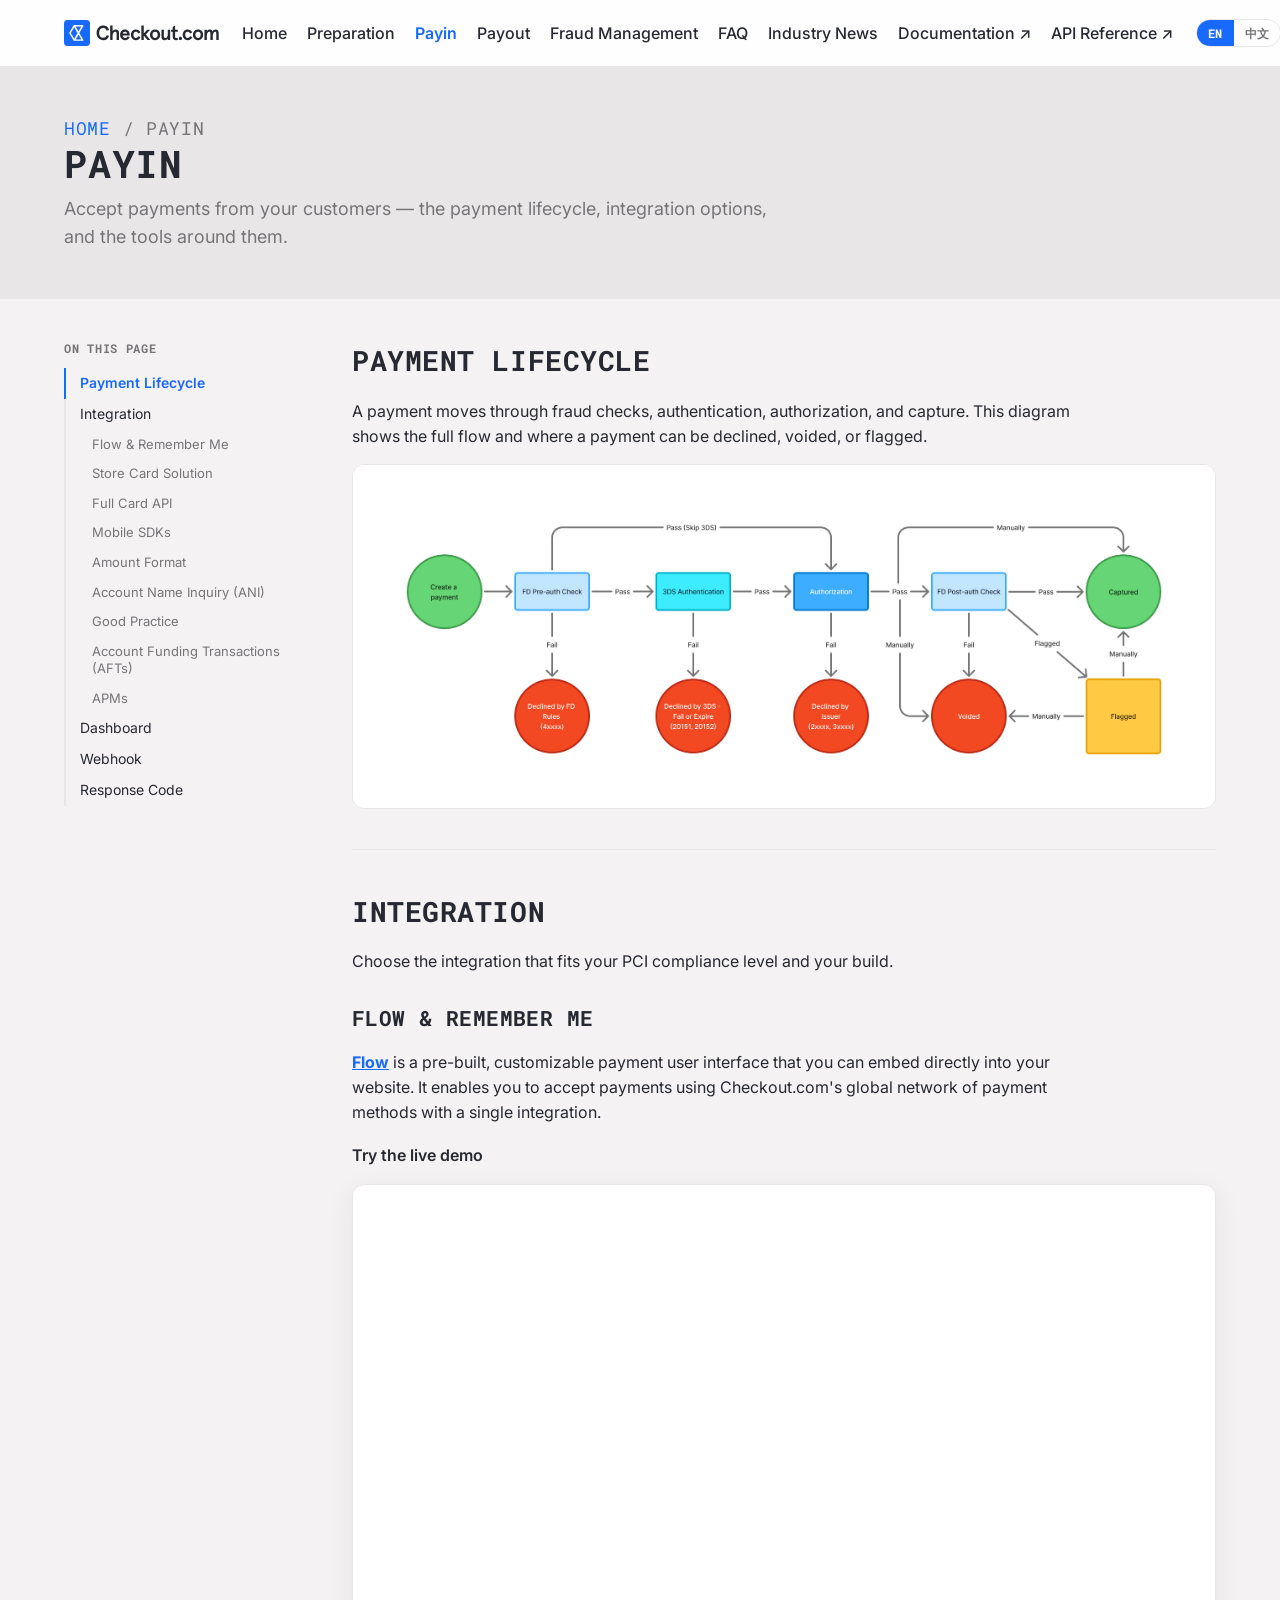
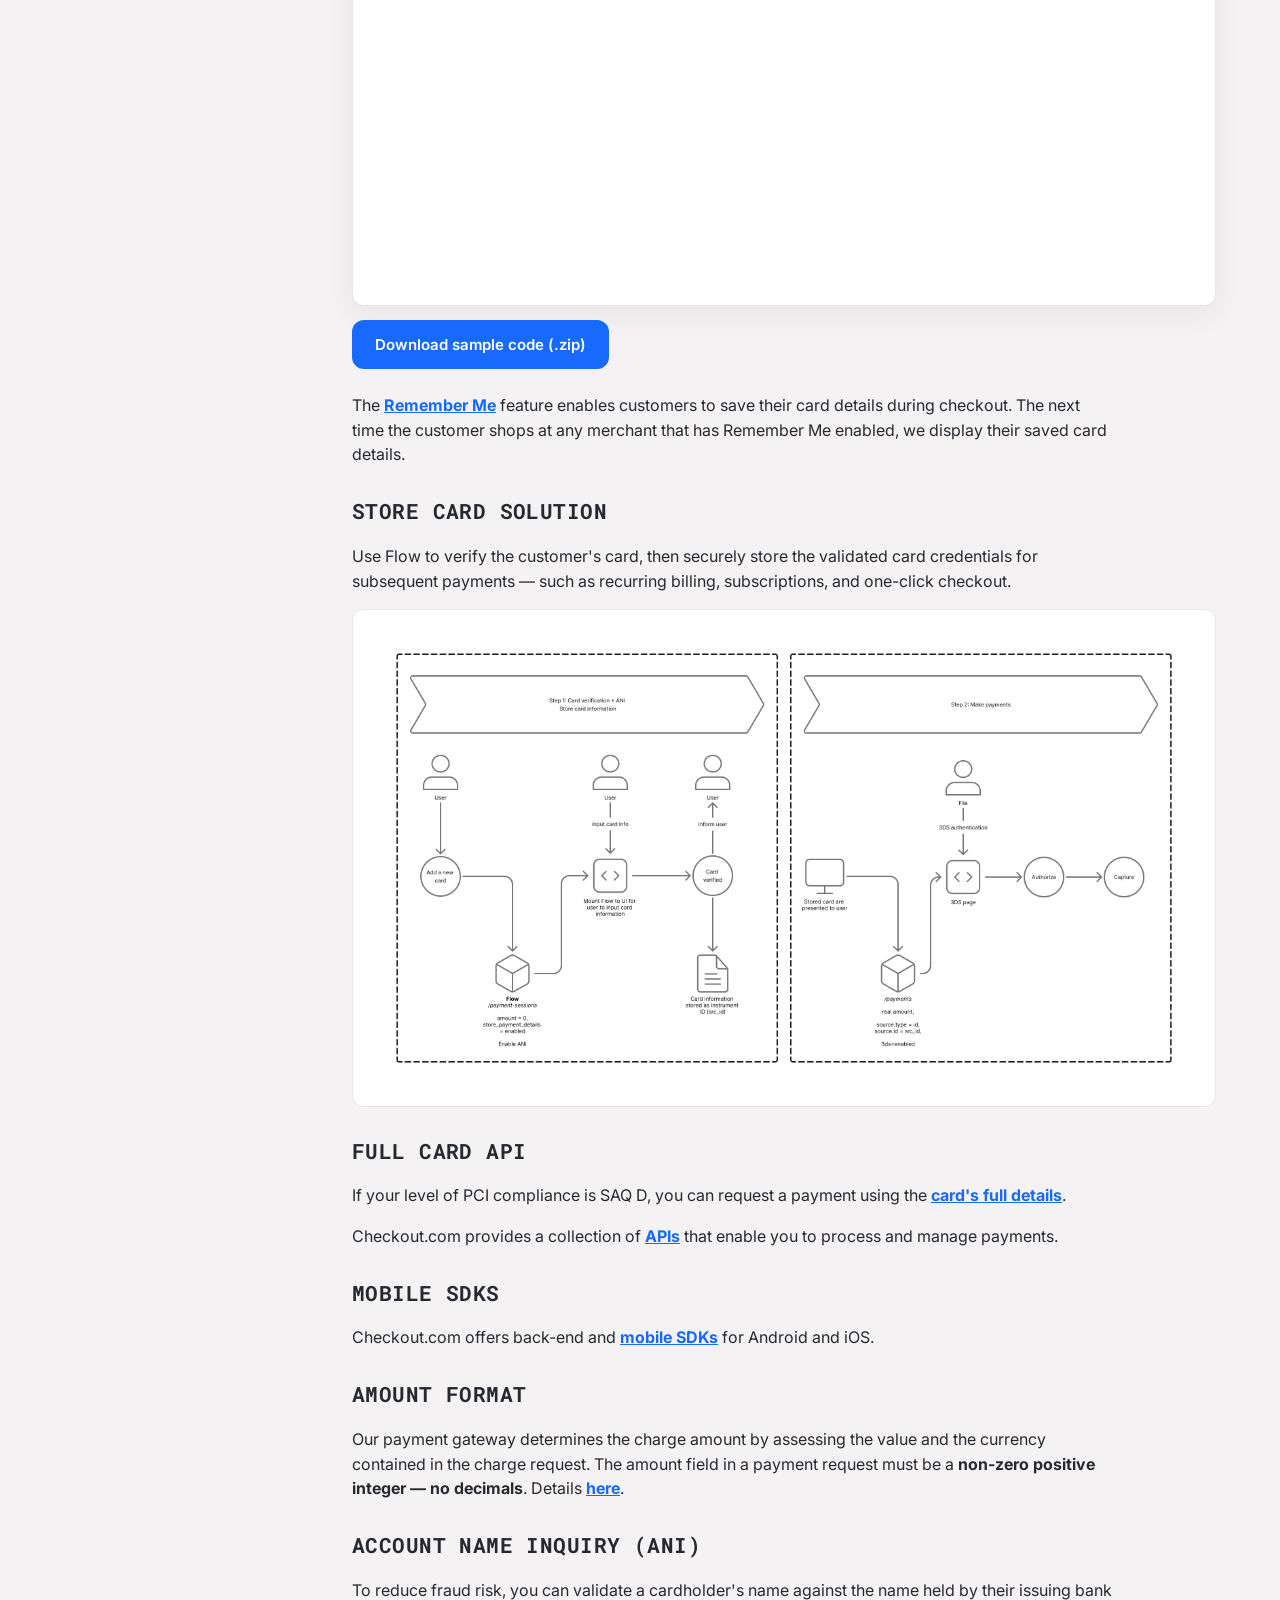
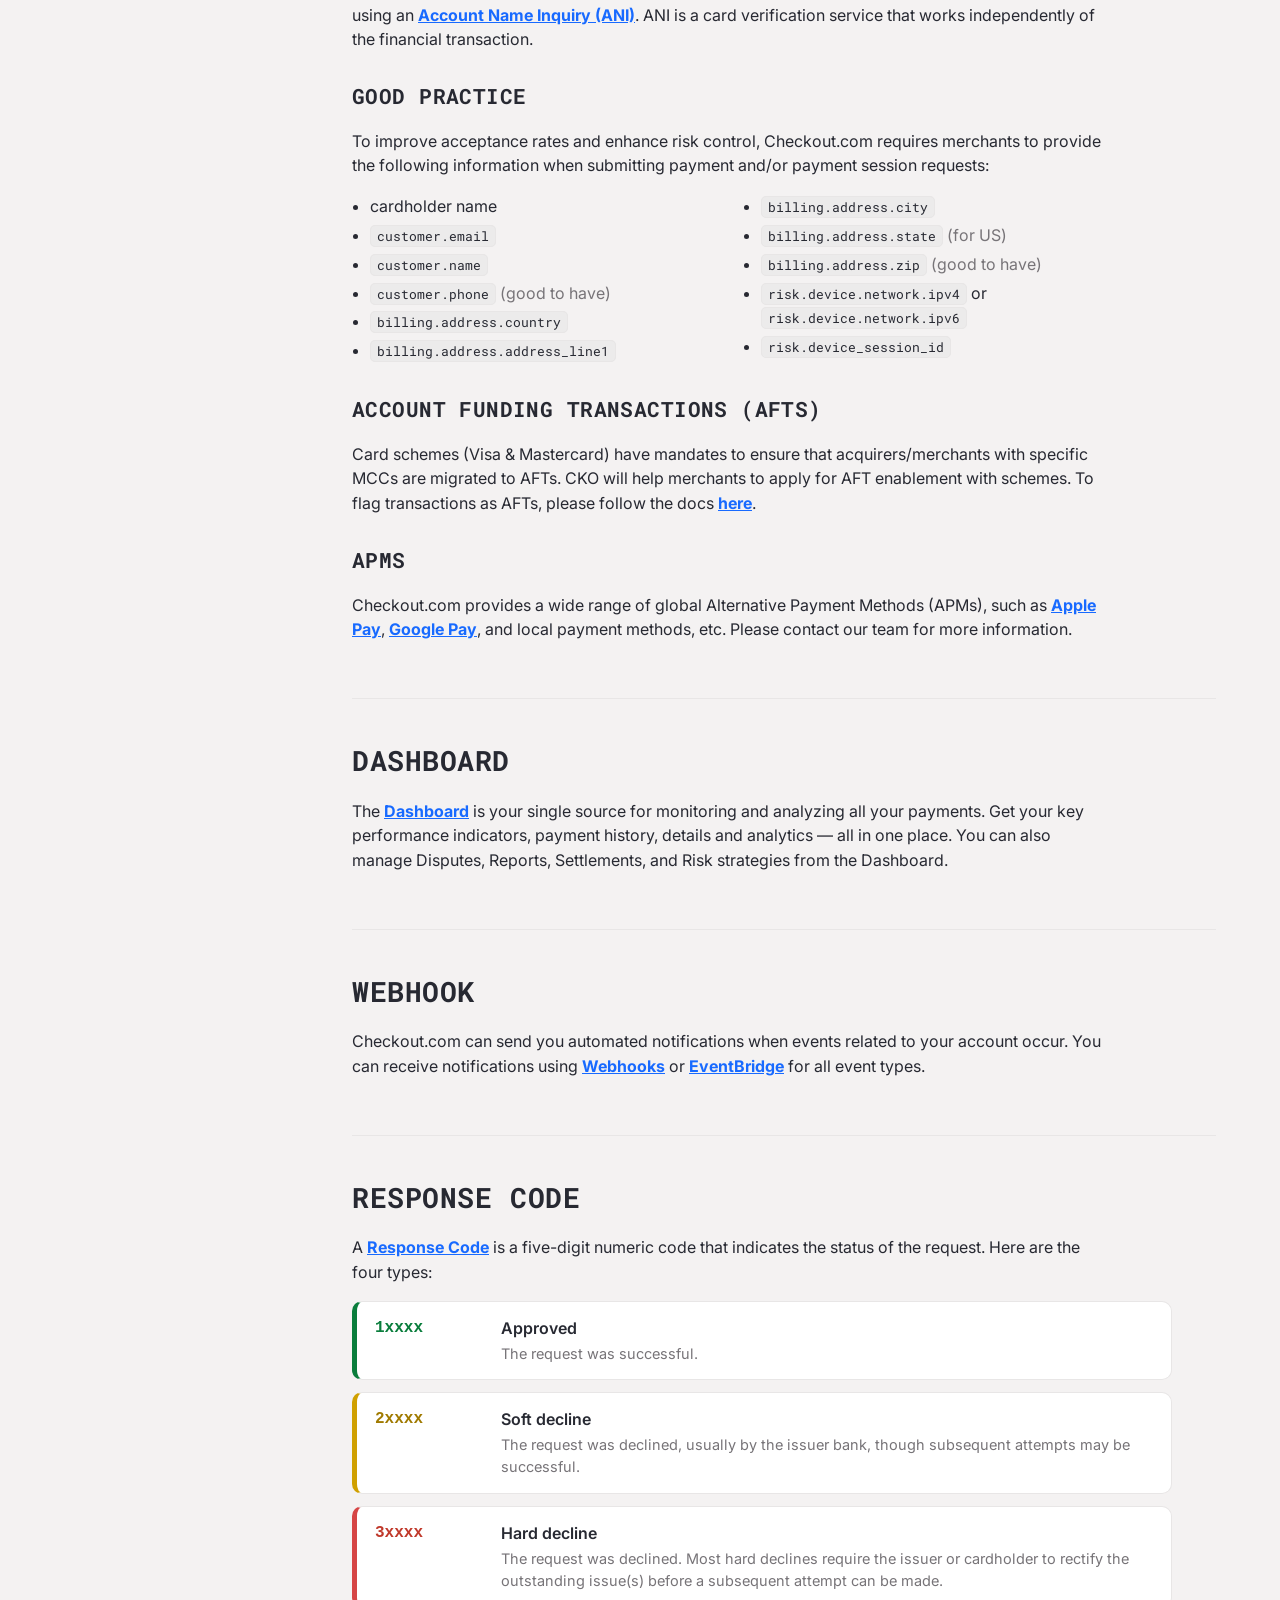
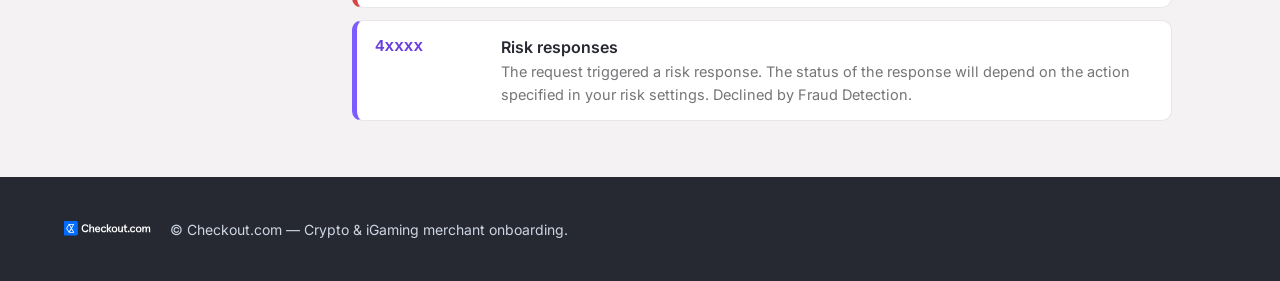
<file: payin.html>
<!DOCTYPE html>
<html lang="en">
<head>
  <meta charset="UTF-8" />
  <meta name="viewport" content="width=device-width, initial-scale=1.0" />
  <title>Payin — Merchant Onboarding — Checkout.com</title>
  <meta name="description" content="How to accept payments with Checkout.com: integration options, supported methods, and a live Flow demo." />
  <link rel="preconnect" href="https://flow.cko.solutions" />
  <link rel="preconnect" href="https://fonts.googleapis.com" />
  <link rel="preconnect" href="https://fonts.gstatic.com" crossorigin />
  <link href="https://fonts.googleapis.com/css2?family=Inter:wght@400;500;600;700&family=Roboto+Mono:wght@400;700&display=swap" rel="stylesheet" />
  <link rel="stylesheet" href="css/styles.css?v=10" />
</head>
<body>
  <a class="skip-link" href="#main">Skip to content</a>

  <header class="site-header">
    <div class="container header-inner">
      <a class="brand" href="https://www.checkout.com" target="_blank" rel="noopener" aria-label="Checkout.com">
        <img src="assets/logo.svg" alt="Checkout.com" height="26" />
      </a>
      <nav class="site-nav" id="nav" aria-label="Primary">
        <a href="index.html">Home</a>
        <a href="preparation.html">Preparation</a>
        <a href="payin.html" class="is-active" aria-current="page">Payin</a>
        <a href="payout.html">Payout</a>
        <a href="fraud-management.html">Fraud Management</a>
        <a href="faq.html">FAQ</a>
        <a href="industry-news.html">Industry News</a>
        <a href="https://www.checkout.com/docs" target="_blank" rel="noopener">Documentation ↗</a>
        <a href="https://api-reference.checkout.com/" target="_blank" rel="noopener">API Reference ↗</a>
      </nav>
      <div class="header-right">
        <div class="lang-switch" aria-label="Language">
          <span class="is-active">EN</span>
          <a href="zh/payin.html" hreflang="zh" lang="zh">&#20013;&#25991;</a>
        </div>
        <button class="nav-toggle" aria-expanded="false" aria-controls="nav">Menu</button>
      </div>
    </div>
  </header>

  <main id="main">
    <div class="page-head">
      <div class="container">
        <p class="breadcrumb"><a href="index.html">Home</a> / Payin</p>
        <h1>Payin</h1>
        <p>Accept payments from your customers — the payment lifecycle, integration options, and the tools around them.</p>
      </div>
    </div>

    <div class="doc-layout">
      <!-- In-page navigation -->
      <nav class="doc-toc" aria-label="On this page">
        <p class="toc-title">On this page</p>
        <ul>
          <li><a href="#payment-lifecycle">Payment Lifecycle</a></li>
          <li><a href="#integration">Integration</a>
            <ul>
              <li><a href="#flow-remember-me">Flow &amp; Remember Me</a></li>
              <li><a href="#store-card">Store Card Solution</a></li>
              <li><a href="#full-card-api">Full Card API</a></li>
              <li><a href="#mobile-sdks">Mobile SDKs</a></li>
              <li><a href="#amount-format">Amount Format</a></li>
              <li><a href="#ani">Account Name Inquiry (ANI)</a></li>
              <li><a href="#good-practice">Good Practice</a></li>
              <li><a href="#afts">Account Funding Transactions (AFTs)</a></li>
              <li><a href="#apms">APMs</a></li>
            </ul>
          </li>
          <li><a href="#dashboard">Dashboard</a></li>
          <li><a href="#webhook">Webhook</a></li>
          <li><a href="#response-code">Response Code</a></li>
        </ul>
      </nav>

      <div class="doc-content">
        <!-- Payment Lifecycle -->
        <section class="doc-section" id="payment-lifecycle">
          <h2>Payment Lifecycle</h2>
          <p>A payment moves through fraud checks, authentication, authorization, and capture. This diagram shows the full flow and where a payment can be declined, voided, or flagged.</p>
          <a class="lightbox-link" href="assets/payment-lifecycle.jpg" aria-label="Open the payment lifecycle diagram full screen">
            <img class="diagram" src="assets/payment-lifecycle.jpg"
                 alt="Payment lifecycle: Create a payment → FD pre-auth check → 3DS authentication → authorization → FD post-auth check → captured, with decline, void, and flagged branches" loading="lazy" />
          </a>
        </section>

        <!-- Integration -->
        <section class="doc-section" id="integration">
          <h2>Integration</h2>
          <p>Choose the integration that fits your PCI compliance level and your build.</p>

          <div class="subsection" id="flow-remember-me">
            <h3>Flow &amp; Remember Me</h3>
            <p><a href="https://www.checkout.com/docs/payments/accept-payments/accept-a-payment-on-your-website" target="_blank" rel="noopener">Flow</a>
              is a pre-built, customizable payment user interface that you can embed directly into your website.
              It enables you to accept payments using Checkout.com's global network of payment methods with a single integration.</p>

            <p style="margin-top:18px;font-weight:600;">Try the live demo</p>
            <div class="demo-frame">
              <iframe src="https://flow.cko.solutions/" title="Checkout.com Flow customization playground"
                      loading="lazy" referrerpolicy="no-referrer" allow="payment"></iframe>
            </div>
            <p style="margin-top:14px;">
              <a class="btn btn-primary" href="https://www.checkout.com/docs/assets/downloads/flow-template.zip" download>Download sample code (.zip)</a>
            </p>

            <p style="margin-top:24px;">The <a href="https://www.checkout.com/docs/payments/accept-payments/accept-a-payment-on-your-website/extend-your-flow-integration/enable-remember-me" target="_blank" rel="noopener">Remember Me</a>
              feature enables customers to save their card details during checkout. The next time the customer shops at any
              merchant that has Remember Me enabled, we display their saved card details.</p>
          </div>

          <div class="subsection" id="store-card">
            <h3>Store Card Solution</h3>
            <p>Use Flow to verify the customer's card, then securely store the validated card credentials for
              subsequent payments — such as recurring billing, subscriptions, and one-click checkout.</p>
            <a class="lightbox-link" href="assets/product-flow.jpg" aria-label="Open the store card solution diagram full screen">
              <img class="diagram" src="assets/product-flow.jpg"
                   alt="Store card solution: card verification through Flow, then storing the validated card credentials for future payments" loading="lazy" />
            </a>
          </div>

          <div class="subsection" id="full-card-api">
            <h3>Full Card API</h3>
            <p>If your level of PCI compliance is SAQ D, you can request a payment using the
              <a href="https://www.checkout.com/docs/payments/accept-payments/accept-a-payment-using-the-payments-api#Request_a_payment_with_full_card_details" target="_blank" rel="noopener">card's full details</a>.</p>
            <p>Checkout.com provides a collection of
              <a href="https://api-reference.checkout.com/" target="_blank" rel="noopener">APIs</a>
              that enable you to process and manage payments.</p>
          </div>

          <div class="subsection" id="mobile-sdks">
            <h3>Mobile SDKs</h3>
            <p>Checkout.com offers back-end and
              <a href="https://www.checkout.com/docs/developer-resources/sdks" target="_blank" rel="noopener">mobile SDKs</a>
              for Android and iOS.</p>
          </div>

          <div class="subsection" id="amount-format">
            <h3>Amount Format</h3>
            <p>Our payment gateway determines the charge amount by assessing the value and the currency contained in the
              charge request. The amount field in a payment request must be a
              <strong>non-zero positive integer — no decimals</strong>. Details
              <a href="https://www.checkout.com/docs/payments/accept-payments/format-the-amount-value" target="_blank" rel="noopener">here</a>.</p>
          </div>

          <div class="subsection" id="ani">
            <h3>Account Name Inquiry (ANI)</h3>
            <p>To reduce fraud risk, you can validate a cardholder's name against the name held by their issuing bank using an
              <a href="https://www.checkout.com/docs/payments/authenticate-payments/verify-a-card#Request_an_Account_Name_Inquiry" target="_blank" rel="noopener">Account Name Inquiry (ANI)</a>.
              ANI is a card verification service that works independently of the financial transaction.</p>
          </div>

          <div class="subsection" id="good-practice">
            <h3>Good Practice</h3>
            <p>To improve acceptance rates and enhance risk control, Checkout.com requires merchants to provide the following
              information when submitting payment and/or payment session requests:</p>
            <ul class="field-list">
              <li>cardholder name</li>
              <li><code>customer.email</code></li>
              <li><code>customer.name</code></li>
              <li><code>customer.phone</code> <span class="muted">(good to have)</span></li>
              <li><code>billing.address.country</code></li>
              <li><code>billing.address.address_line1</code></li>
              <li><code>billing.address.city</code></li>
              <li><code>billing.address.state</code> <span class="muted">(for US)</span></li>
              <li><code>billing.address.zip</code> <span class="muted">(good to have)</span></li>
              <li><code>risk.device.network.ipv4</code> or <code>risk.device.network.ipv6</code></li>
              <li><code>risk.device_session_id</code></li>
            </ul>
          </div>

          <div class="subsection" id="afts">
            <h3>Account Funding Transactions (AFTs)</h3>
            <p>Card schemes (Visa &amp; Mastercard) have mandates to ensure that acquirers/merchants with specific MCCs are
              migrated to AFTs. CKO will help merchants to apply for AFT enablement with schemes. To flag transactions as AFTs,
              please follow the docs
              <a href="https://www.checkout.com/docs/payments/manage-payments/perform-an-account-funding-transaction" target="_blank" rel="noopener">here</a>.</p>
          </div>

          <div class="subsection" id="apms">
            <h3>APMs</h3>
            <p>Checkout.com provides a wide range of global Alternative Payment Methods (APMs), such as
              <a href="https://www.checkout.com/docs/payments/add-payment-methods/apple-pay" target="_blank" rel="noopener">Apple Pay</a>,
              <a href="https://www.checkout.com/docs/payments/add-payment-methods/google-pay" target="_blank" rel="noopener">Google Pay</a>,
              and local payment methods, etc. Please contact our team for more information.</p>
          </div>
        </section>

        <!-- Dashboard -->
        <section class="doc-section" id="dashboard">
          <h2>Dashboard</h2>
          <p>The <a href="https://www.checkout.com/docs/business-operations/use-the-dashboard" target="_blank" rel="noopener">Dashboard</a>
            is your single source for monitoring and analyzing all your payments. Get your key performance indicators, payment
            history, details and analytics — all in one place. You can also manage Disputes, Reports, Settlements, and Risk
            strategies from the Dashboard.</p>
        </section>

        <!-- Webhook -->
        <section class="doc-section" id="webhook">
          <h2>Webhook</h2>
          <p>Checkout.com can send you automated notifications when events related to your account occur. You can receive
            notifications using
            <a href="https://www.checkout.com/docs/developer-resources/event-notifications/receive-webhooks" target="_blank" rel="noopener">Webhooks</a>
            or
            <a href="https://www.checkout.com/docs/developer-resources/event-notifications/receive-events-in-eventbridge" target="_blank" rel="noopener">EventBridge</a>
            for all event types.</p>
        </section>

        <!-- Response Code -->
        <section class="doc-section" id="response-code">
          <h2>Response Code</h2>
          <p>A <a href="https://www.checkout.com/docs/developer-resources/codes/api-response-codes" target="_blank" rel="noopener">Response Code</a>
            is a five-digit numeric code that indicates the status of the request. Here are the four types:</p>
          <div class="rc-list">
            <div class="rc approved">
              <span class="rc-code">1xxxx</span>
              <div><span class="rc-title">Approved</span><p>The request was successful.</p></div>
            </div>
            <div class="rc soft">
              <span class="rc-code">2xxxx</span>
              <div><span class="rc-title">Soft decline</span><p>The request was declined, usually by the issuer bank, though subsequent attempts may be successful.</p></div>
            </div>
            <div class="rc hard">
              <span class="rc-code">3xxxx</span>
              <div><span class="rc-title">Hard decline</span><p>The request was declined. Most hard declines require the issuer or cardholder to rectify the outstanding issue(s) before a subsequent attempt can be made.</p></div>
            </div>
            <div class="rc risk">
              <span class="rc-code">4xxxx</span>
              <div><span class="rc-title">Risk responses</span><p>The request triggered a risk response. The status of the response will depend on the action specified in your risk settings. Declined by Fraud Detection.</p></div>
            </div>
          </div>
        </section>
      </div>
    </div>
  </main>

  <footer class="site-footer">
    <div class="container footer-inner">
      <img src="assets/logo-white.svg" alt="Checkout.com" height="24" />
      <p>© Checkout.com — Crypto &amp; iGaming merchant onboarding.</p>
    </div>
  </footer>

  <script src="js/main.js?v=3" defer></script>
</body>
</html>
</file>
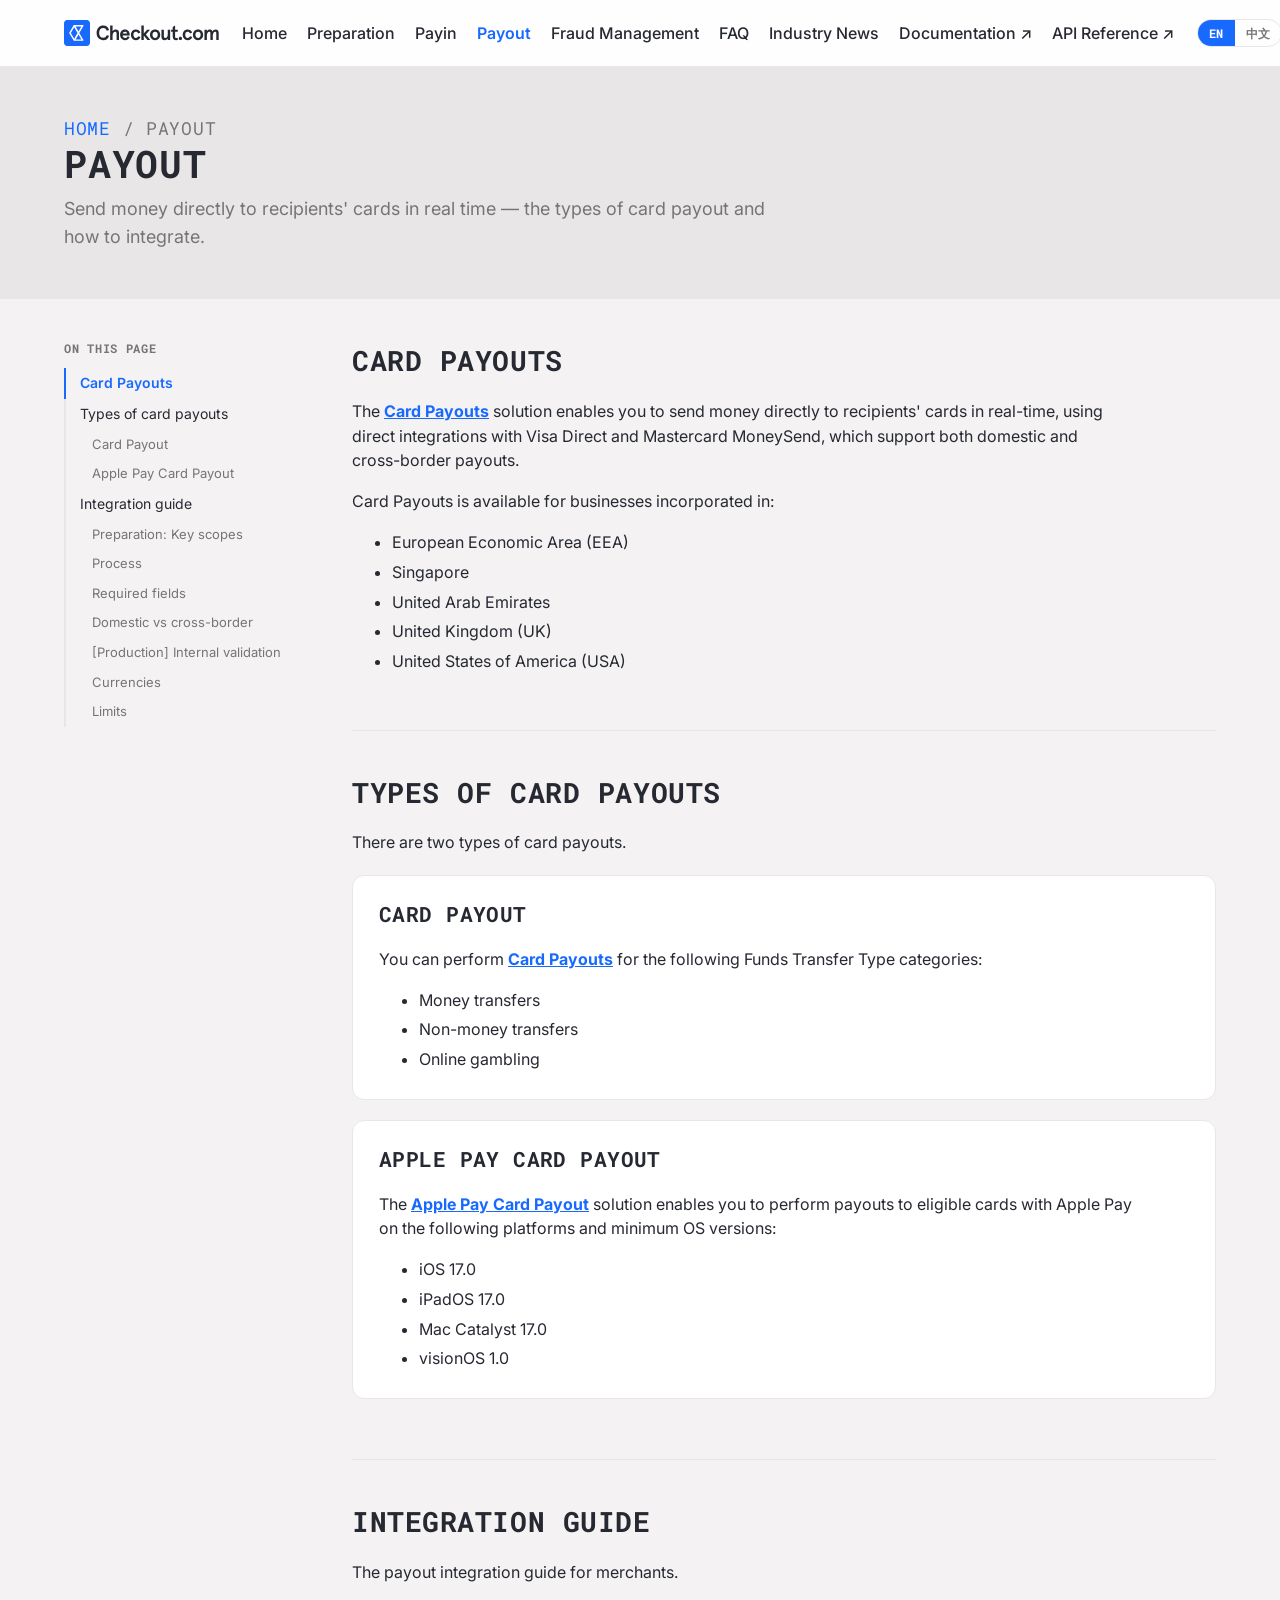
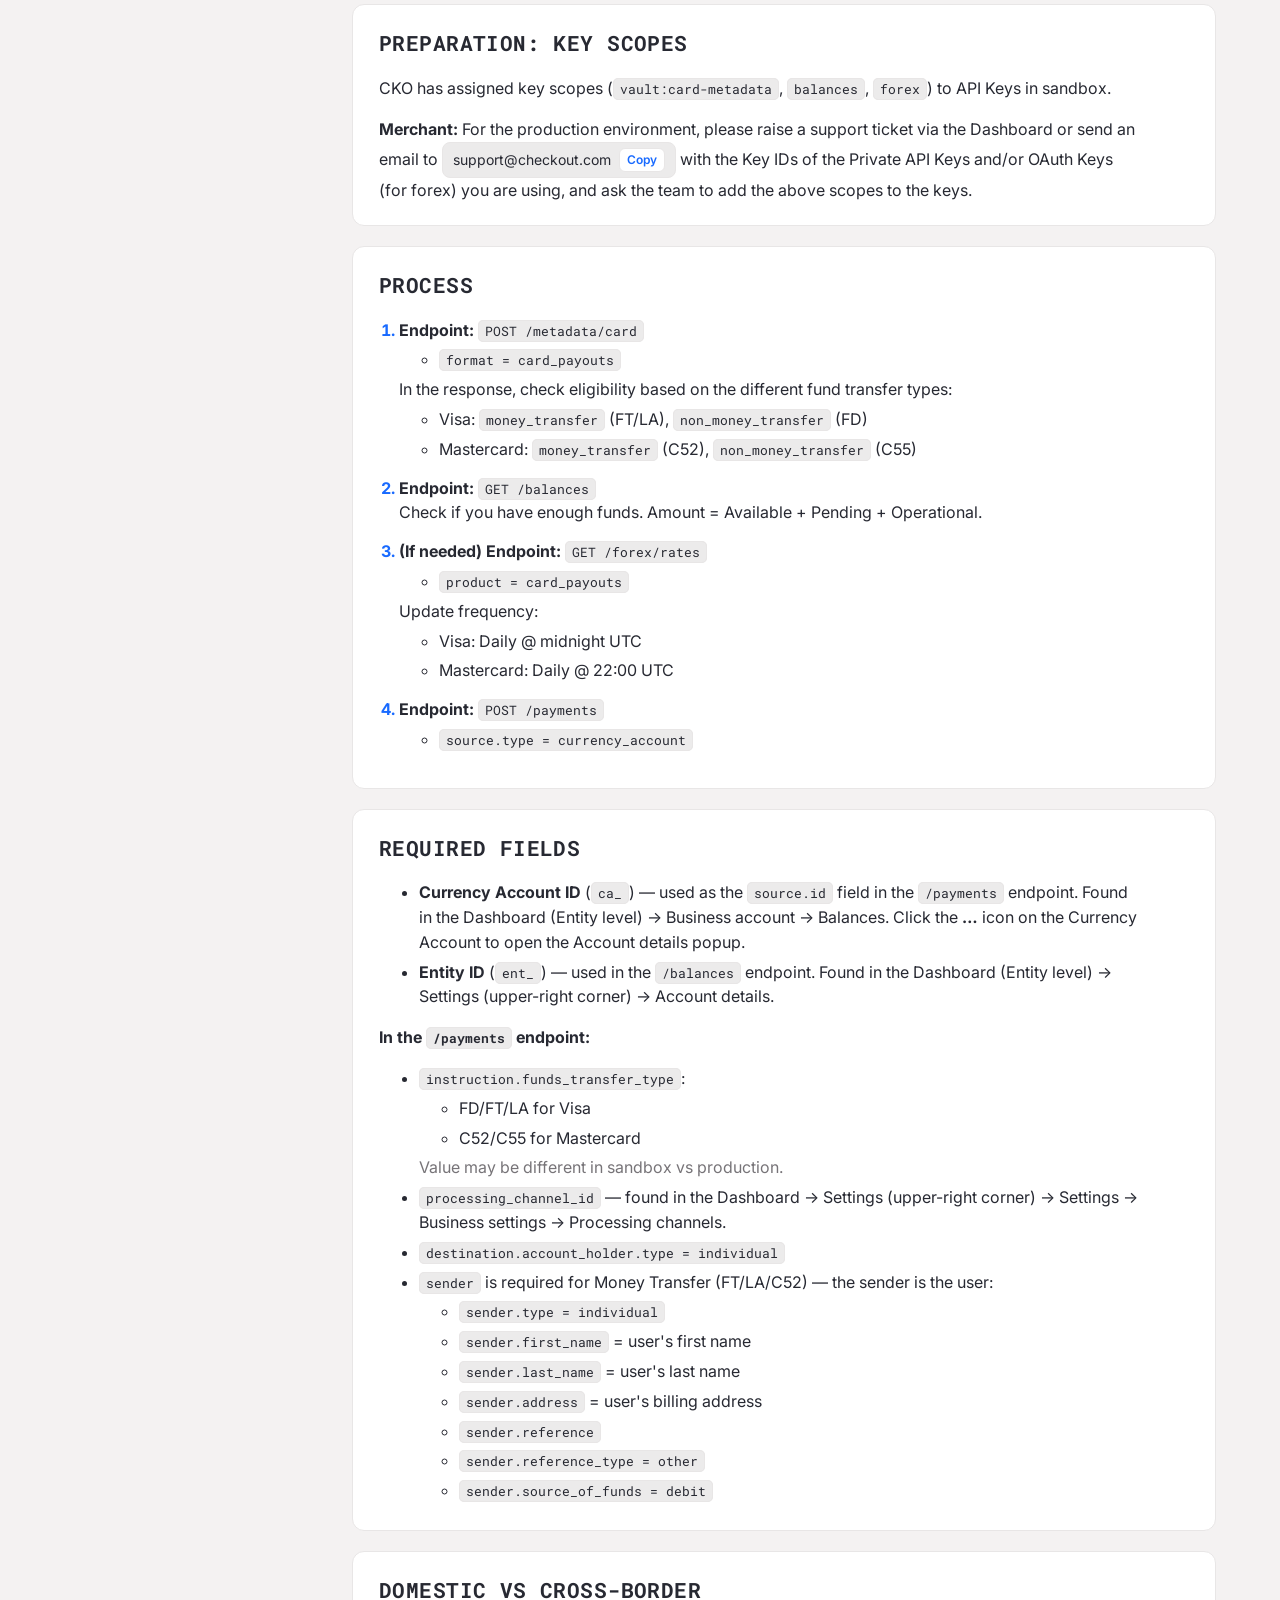
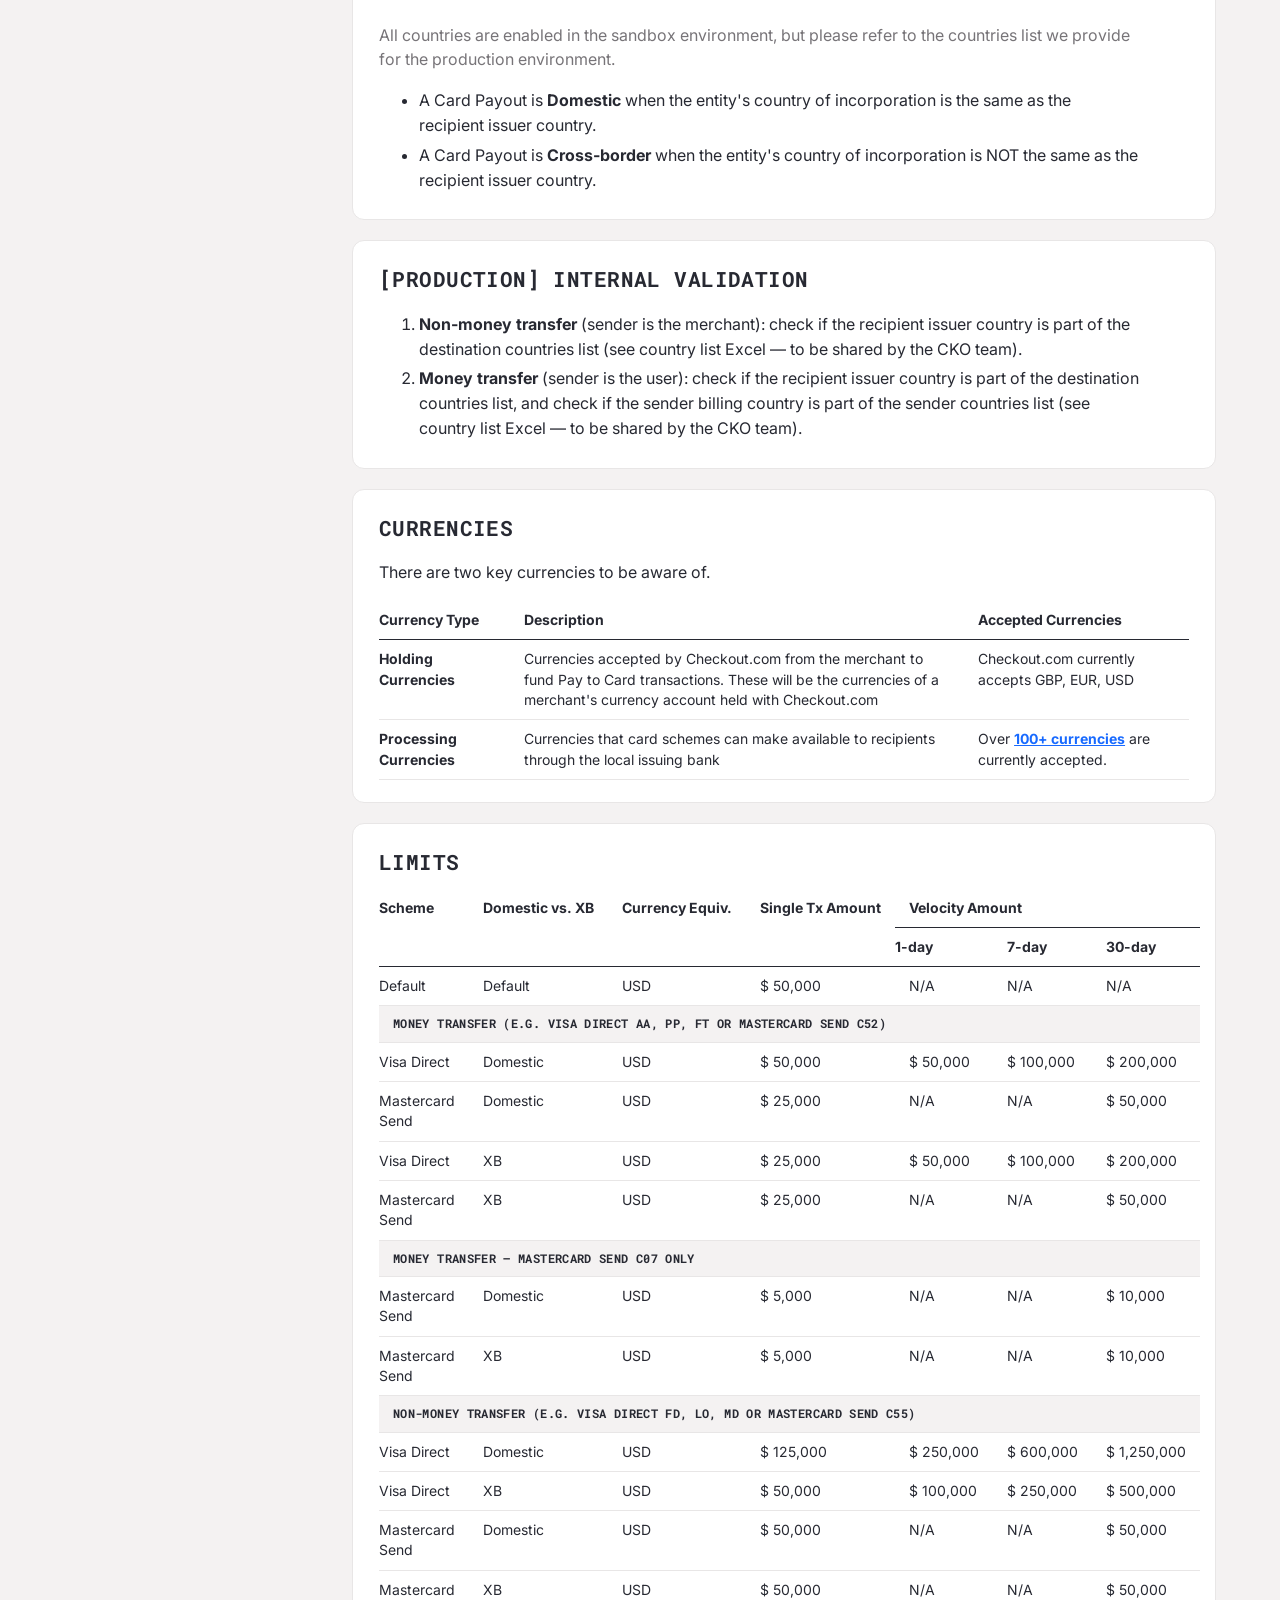
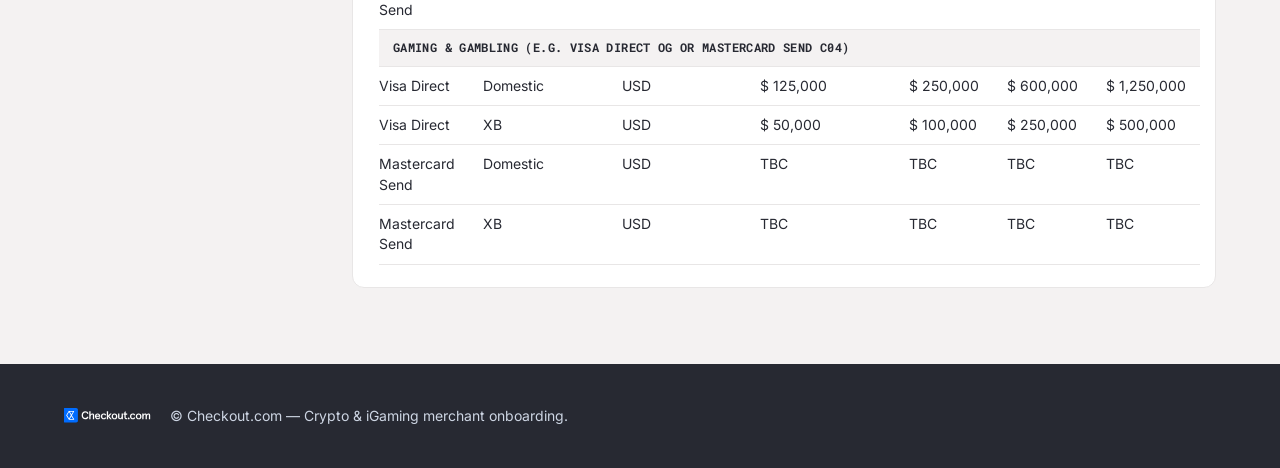
<file: payout.html>
<!DOCTYPE html>
<html lang="en">
<head>
  <meta charset="UTF-8" />
  <meta name="viewport" content="width=device-width, initial-scale=1.0" />
  <title>Payout — Merchant Onboarding — Checkout.com</title>
  <meta name="description" content="How to send funds with Checkout.com Payouts: card payouts, account transfers, and AFT flows." />
  <link rel="preconnect" href="https://fonts.googleapis.com" />
  <link rel="preconnect" href="https://fonts.gstatic.com" crossorigin />
  <link href="https://fonts.googleapis.com/css2?family=Inter:wght@400;500;600;700&family=Roboto+Mono:wght@400;700&display=swap" rel="stylesheet" />
  <link rel="stylesheet" href="css/styles.css?v=10" />
</head>
<body>
  <a class="skip-link" href="#main">Skip to content</a>

  <header class="site-header">
    <div class="container header-inner">
      <a class="brand" href="https://www.checkout.com" target="_blank" rel="noopener" aria-label="Checkout.com">
        <img src="assets/logo.svg" alt="Checkout.com" height="26" />
      </a>
      <nav class="site-nav" id="nav" aria-label="Primary">
        <a href="index.html">Home</a>
        <a href="preparation.html">Preparation</a>
        <a href="payin.html">Payin</a>
        <a href="payout.html" class="is-active" aria-current="page">Payout</a>
        <a href="fraud-management.html">Fraud Management</a>
        <a href="faq.html">FAQ</a>
        <a href="industry-news.html">Industry News</a>
        <a href="https://www.checkout.com/docs" target="_blank" rel="noopener">Documentation ↗</a>
        <a href="https://api-reference.checkout.com/" target="_blank" rel="noopener">API Reference ↗</a>
      </nav>
      <div class="header-right">
        <div class="lang-switch" aria-label="Language">
          <span class="is-active">EN</span>
          <a href="zh/payout.html" hreflang="zh" lang="zh">&#20013;&#25991;</a>
        </div>
        <button class="nav-toggle" aria-expanded="false" aria-controls="nav">Menu</button>
      </div>
    </div>
  </header>

  <main id="main">
    <div class="page-head">
      <div class="container">
        <p class="breadcrumb"><a href="index.html">Home</a> / Payout</p>
        <h1>Payout</h1>
        <p>Send money directly to recipients' cards in real time — the types of card payout and how to integrate.</p>
      </div>
    </div>

    <div class="doc-layout">
      <!-- In-page navigation -->
      <nav class="doc-toc" aria-label="On this page">
        <p class="toc-title">On this page</p>
        <ul>
          <li><a href="#card-payouts">Card Payouts</a></li>
          <li><a href="#types">Types of card payouts</a>
            <ul>
              <li><a href="#card-payout">Card Payout</a></li>
              <li><a href="#apple-pay-card-payout">Apple Pay Card Payout</a></li>
            </ul>
          </li>
          <li><a href="#integration-guide">Integration guide</a>
            <ul>
              <li><a href="#key-scopes">Preparation: Key scopes</a></li>
              <li><a href="#process">Process</a></li>
              <li><a href="#required-fields">Required fields</a></li>
              <li><a href="#domestic-vs-cross-border">Domestic vs cross-border</a></li>
              <li><a href="#internal-validation">[Production] Internal validation</a></li>
              <li><a href="#currencies">Currencies</a></li>
              <li><a href="#limits">Limits</a></li>
            </ul>
          </li>
        </ul>
      </nav>

      <div class="doc-content">
        <!-- Card Payouts -->
        <section class="doc-section" id="card-payouts">
          <h2>Card Payouts</h2>
          <p>The <a href="https://www.checkout.com/docs/payments/request-payouts/card-payouts" target="_blank" rel="noopener">Card Payouts</a>
            solution enables you to send money directly to recipients' cards in real-time, using direct integrations with
            Visa Direct and Mastercard MoneySend, which support both domestic and cross-border payouts.</p>
          <p>Card Payouts is available for businesses incorporated in:</p>
          <ul>
            <li>European Economic Area (EEA)</li>
            <li>Singapore</li>
            <li>United Arab Emirates</li>
            <li>United Kingdom (UK)</li>
            <li>United States of America (USA)</li>
          </ul>
        </section>

        <!-- Types -->
        <section class="doc-section" id="types">
          <h2>Types of card payouts</h2>
          <p>There are two types of card payouts.</p>

          <div class="subsection box" id="card-payout">
            <h3>Card Payout</h3>
            <p>You can perform <a href="https://www.checkout.com/docs/payments/request-payouts/card-payouts/request-a-card-payout" target="_blank" rel="noopener">Card Payouts</a> for the following Funds Transfer Type categories:</p>
            <ul>
              <li>Money transfers</li>
              <li>Non-money transfers</li>
              <li>Online gambling</li>
            </ul>
          </div>

          <div class="subsection box" id="apple-pay-card-payout">
            <h3>Apple Pay Card Payout</h3>
            <p>The <a href="https://www.checkout.com/docs/payments/request-payouts/card-payouts/request-an-apple-pay-card-payout" target="_blank" rel="noopener">Apple Pay Card Payout</a>
              solution enables you to perform payouts to eligible cards with Apple Pay on the following platforms and minimum OS versions:</p>
            <ul>
              <li>iOS 17.0</li>
              <li>iPadOS 17.0</li>
              <li>Mac Catalyst 17.0</li>
              <li>visionOS 1.0</li>
            </ul>
          </div>
        </section>

        <!-- Integration guide -->
        <section class="doc-section" id="integration-guide">
          <h2>Integration guide</h2>
          <p>The payout integration guide for merchants.</p>

          <!-- Key scopes -->
          <div class="subsection box" id="key-scopes">
            <h3>Preparation: Key scopes</h3>
            <p>CKO has assigned key scopes (<code>vault:card-metadata</code>, <code>balances</code>, <code>forex</code>)
              to API Keys in sandbox.</p>
            <p><strong>Merchant:</strong> For the production environment, please raise a support ticket via the Dashboard or send an email to
              <button type="button" class="copy-chip" data-email="support@checkout.com" aria-label="Copy support@checkout.com"><span>support@checkout.com</span><span class="cc-copy">Copy</span></button>
              with the Key IDs of the Private API Keys and/or OAuth Keys (for forex) you are using, and ask the team to add the above scopes to the keys.</p>
          </div>

          <!-- Process -->
          <div class="subsection box" id="process">
            <h3>Process</h3>
            <ol class="proc">
              <li>
                <strong>Endpoint:</strong> <code>POST /metadata/card</code>
                <ul>
                  <li><code>format = card_payouts</code></li>
                </ul>
                In the response, check eligibility based on the different fund transfer types:
                <ul>
                  <li>Visa: <code>money_transfer</code> (FT/LA), <code>non_money_transfer</code> (FD)</li>
                  <li>Mastercard: <code>money_transfer</code> (C52), <code>non_money_transfer</code> (C55)</li>
                </ul>
              </li>
              <li>
                <strong>Endpoint:</strong> <code>GET /balances</code><br />
                Check if you have enough funds. Amount = Available + Pending + Operational.
              </li>
              <li>
                <strong>(If needed) Endpoint:</strong> <code>GET /forex/rates</code>
                <ul>
                  <li><code>product = card_payouts</code></li>
                </ul>
                Update frequency:
                <ul>
                  <li>Visa: Daily @ midnight UTC</li>
                  <li>Mastercard: Daily @ 22:00 UTC</li>
                </ul>
              </li>
              <li>
                <strong>Endpoint:</strong> <code>POST /payments</code>
                <ul>
                  <li><code>source.type = currency_account</code></li>
                </ul>
              </li>
            </ol>
          </div>

          <!-- Required fields -->
          <div class="subsection box" id="required-fields">
            <h3>Required fields</h3>
            <ul>
              <li><strong>Currency Account ID</strong> (<code>ca_</code>) — used as the <code>source.id</code> field in the
                <code>/payments</code> endpoint. Found in the Dashboard (Entity level) → Business account → Balances. Click the
                <strong>…</strong> icon on the Currency Account to open the Account details popup.</li>
              <li><strong>Entity ID</strong> (<code>ent_</code>) — used in the <code>/balances</code> endpoint. Found in the
                Dashboard (Entity level) → Settings (upper-right corner) → Account details.</li>
            </ul>

            <p><strong>In the <code>/payments</code> endpoint:</strong></p>
            <ul>
              <li><code>instruction.funds_transfer_type</code>:
                <ul>
                  <li>FD/FT/LA for Visa</li>
                  <li>C52/C55 for Mastercard</li>
                </ul>
                <span class="muted">Value may be different in sandbox vs production.</span>
              </li>
              <li><code>processing_channel_id</code> — found in the Dashboard → Settings (upper-right corner) → Settings →
                Business settings → Processing channels.</li>
              <li><code>destination.account_holder.type = individual</code></li>
              <li><code>sender</code> is required for Money Transfer (FT/LA/C52) — the sender is the user:
                <ul>
                  <li><code>sender.type = individual</code></li>
                  <li><code>sender.first_name</code> = user's first name</li>
                  <li><code>sender.last_name</code> = user's last name</li>
                  <li><code>sender.address</code> = user's billing address</li>
                  <li><code>sender.reference</code></li>
                  <li><code>sender.reference_type = other</code></li>
                  <li><code>sender.source_of_funds = debit</code></li>
                </ul>
              </li>
            </ul>
          </div>

          <!-- Domestic vs cross-border -->
          <div class="subsection box" id="domestic-vs-cross-border">
            <h3>Domestic vs cross-border</h3>
            <p class="muted">All countries are enabled in the sandbox environment, but please refer to the countries list we provide for the production environment.</p>
            <ul>
              <li>A Card Payout is <strong>Domestic</strong> when the entity's country of incorporation is the same as the recipient issuer country.</li>
              <li>A Card Payout is <strong>Cross-border</strong> when the entity's country of incorporation is NOT the same as the recipient issuer country.</li>
            </ul>
          </div>

          <!-- [Production] Internal validation -->
          <div class="subsection box" id="internal-validation">
            <h3>[Production] Internal validation</h3>
            <ol>
              <li><strong>Non-money transfer</strong> (sender is the merchant): check if the recipient issuer country is part of the destination countries list (see country list Excel — to be shared by the CKO team).</li>
              <li><strong>Money transfer</strong> (sender is the user): check if the recipient issuer country is part of the destination countries list, and check if the sender billing country is part of the sender countries list (see country list Excel — to be shared by the CKO team).</li>
            </ol>
          </div>

          <!-- Currencies -->
          <div class="subsection box" id="currencies">
            <h3>Currencies</h3>
            <p>There are two key currencies to be aware of.</p>
            <table class="data-table">
              <thead>
                <tr>
                  <th scope="col">Currency Type</th>
                  <th scope="col">Description</th>
                  <th scope="col">Accepted Currencies</th>
                </tr>
              </thead>
              <tbody>
                <tr>
                  <th scope="row">Holding Currencies</th>
                  <td>Currencies accepted by Checkout.com from the merchant to fund Pay to Card transactions. These will be the currencies of a merchant's currency account held with Checkout.com</td>
                  <td>Checkout.com currently accepts GBP, EUR, USD</td>
                </tr>
                <tr>
                  <th scope="row">Processing Currencies</th>
                  <td>Currencies that card schemes can make available to recipients through the local issuing bank</td>
                  <td>Over <a href="https://www.checkout.com/docs/developer-resources/codes/currency-codes" target="_blank" rel="noopener">100+ currencies</a> are currently accepted.</td>
                </tr>
              </tbody>
            </table>
          </div>

          <!-- Limits -->
          <div class="subsection box" id="limits">
            <h3>Limits</h3>
            <table class="data-table">
              <thead>
                <tr>
                  <th scope="col" rowspan="2">Scheme</th>
                  <th scope="col" rowspan="2">Domestic vs. XB</th>
                  <th scope="col" rowspan="2">Currency Equiv.</th>
                  <th scope="col" rowspan="2">Single Tx Amount</th>
                  <th scope="col" colspan="3">Velocity Amount</th>
                </tr>
                <tr>
                  <th scope="col">1-day</th>
                  <th scope="col">7-day</th>
                  <th scope="col">30-day</th>
                </tr>
              </thead>
              <tbody>
                <tr>
                  <td>Default</td><td>Default</td><td>USD</td>
                  <td class="num">$ 50,000</td><td class="num">N/A</td><td class="num">N/A</td><td class="num">N/A</td>
                </tr>

                <tr class="cat"><th colspan="7">Money Transfer (e.g. Visa Direct AA, PP, FT or Mastercard Send C52)</th></tr>
                <tr>
                  <td>Visa Direct</td><td>Domestic</td><td>USD</td>
                  <td class="num">$ 50,000</td><td class="num">$ 50,000</td><td class="num">$ 100,000</td><td class="num">$ 200,000</td>
                </tr>
                <tr>
                  <td>Mastercard Send</td><td>Domestic</td><td>USD</td>
                  <td class="num">$ 25,000</td><td class="num">N/A</td><td class="num">N/A</td><td class="num">$ 50,000</td>
                </tr>
                <tr>
                  <td>Visa Direct</td><td>XB</td><td>USD</td>
                  <td class="num">$ 25,000</td><td class="num">$ 50,000</td><td class="num">$ 100,000</td><td class="num">$ 200,000</td>
                </tr>
                <tr>
                  <td>Mastercard Send</td><td>XB</td><td>USD</td>
                  <td class="num">$ 25,000</td><td class="num">N/A</td><td class="num">N/A</td><td class="num">$ 50,000</td>
                </tr>

                <tr class="cat"><th colspan="7">Money Transfer – Mastercard Send C07 only</th></tr>
                <tr>
                  <td>Mastercard Send</td><td>Domestic</td><td>USD</td>
                  <td class="num">$ 5,000</td><td class="num">N/A</td><td class="num">N/A</td><td class="num">$ 10,000</td>
                </tr>
                <tr>
                  <td>Mastercard Send</td><td>XB</td><td>USD</td>
                  <td class="num">$ 5,000</td><td class="num">N/A</td><td class="num">N/A</td><td class="num">$ 10,000</td>
                </tr>

                <tr class="cat"><th colspan="7">Non-Money Transfer (e.g. Visa Direct FD, LO, MD or Mastercard Send C55)</th></tr>
                <tr>
                  <td>Visa Direct</td><td>Domestic</td><td>USD</td>
                  <td class="num">$ 125,000</td><td class="num">$ 250,000</td><td class="num">$ 600,000</td><td class="num">$ 1,250,000</td>
                </tr>
                <tr>
                  <td>Visa Direct</td><td>XB</td><td>USD</td>
                  <td class="num">$ 50,000</td><td class="num">$ 100,000</td><td class="num">$ 250,000</td><td class="num">$ 500,000</td>
                </tr>
                <tr>
                  <td>Mastercard Send</td><td>Domestic</td><td>USD</td>
                  <td class="num">$ 50,000</td><td class="num">N/A</td><td class="num">N/A</td><td class="num">$ 50,000</td>
                </tr>
                <tr>
                  <td>Mastercard Send</td><td>XB</td><td>USD</td>
                  <td class="num">$ 50,000</td><td class="num">N/A</td><td class="num">N/A</td><td class="num">$ 50,000</td>
                </tr>

                <tr class="cat"><th colspan="7">Gaming &amp; Gambling (e.g. Visa Direct OG or Mastercard Send C04)</th></tr>
                <tr>
                  <td>Visa Direct</td><td>Domestic</td><td>USD</td>
                  <td class="num">$ 125,000</td><td class="num">$ 250,000</td><td class="num">$ 600,000</td><td class="num">$ 1,250,000</td>
                </tr>
                <tr>
                  <td>Visa Direct</td><td>XB</td><td>USD</td>
                  <td class="num">$ 50,000</td><td class="num">$ 100,000</td><td class="num">$ 250,000</td><td class="num">$ 500,000</td>
                </tr>
                <tr>
                  <td>Mastercard Send</td><td>Domestic</td><td>USD</td>
                  <td class="num">TBC</td><td class="num">TBC</td><td class="num">TBC</td><td class="num">TBC</td>
                </tr>
                <tr>
                  <td>Mastercard Send</td><td>XB</td><td>USD</td>
                  <td class="num">TBC</td><td class="num">TBC</td><td class="num">TBC</td><td class="num">TBC</td>
                </tr>
              </tbody>
            </table>
          </div>
        </section>
      </div>
    </div>
  </main>

  <footer class="site-footer">
    <div class="container footer-inner">
      <img src="assets/logo-white.svg" alt="Checkout.com" height="24" />
      <p>© Checkout.com — Crypto &amp; iGaming merchant onboarding.</p>
    </div>
  </footer>

  <script src="js/main.js?v=3" defer></script>
</body>
</html>
</file>
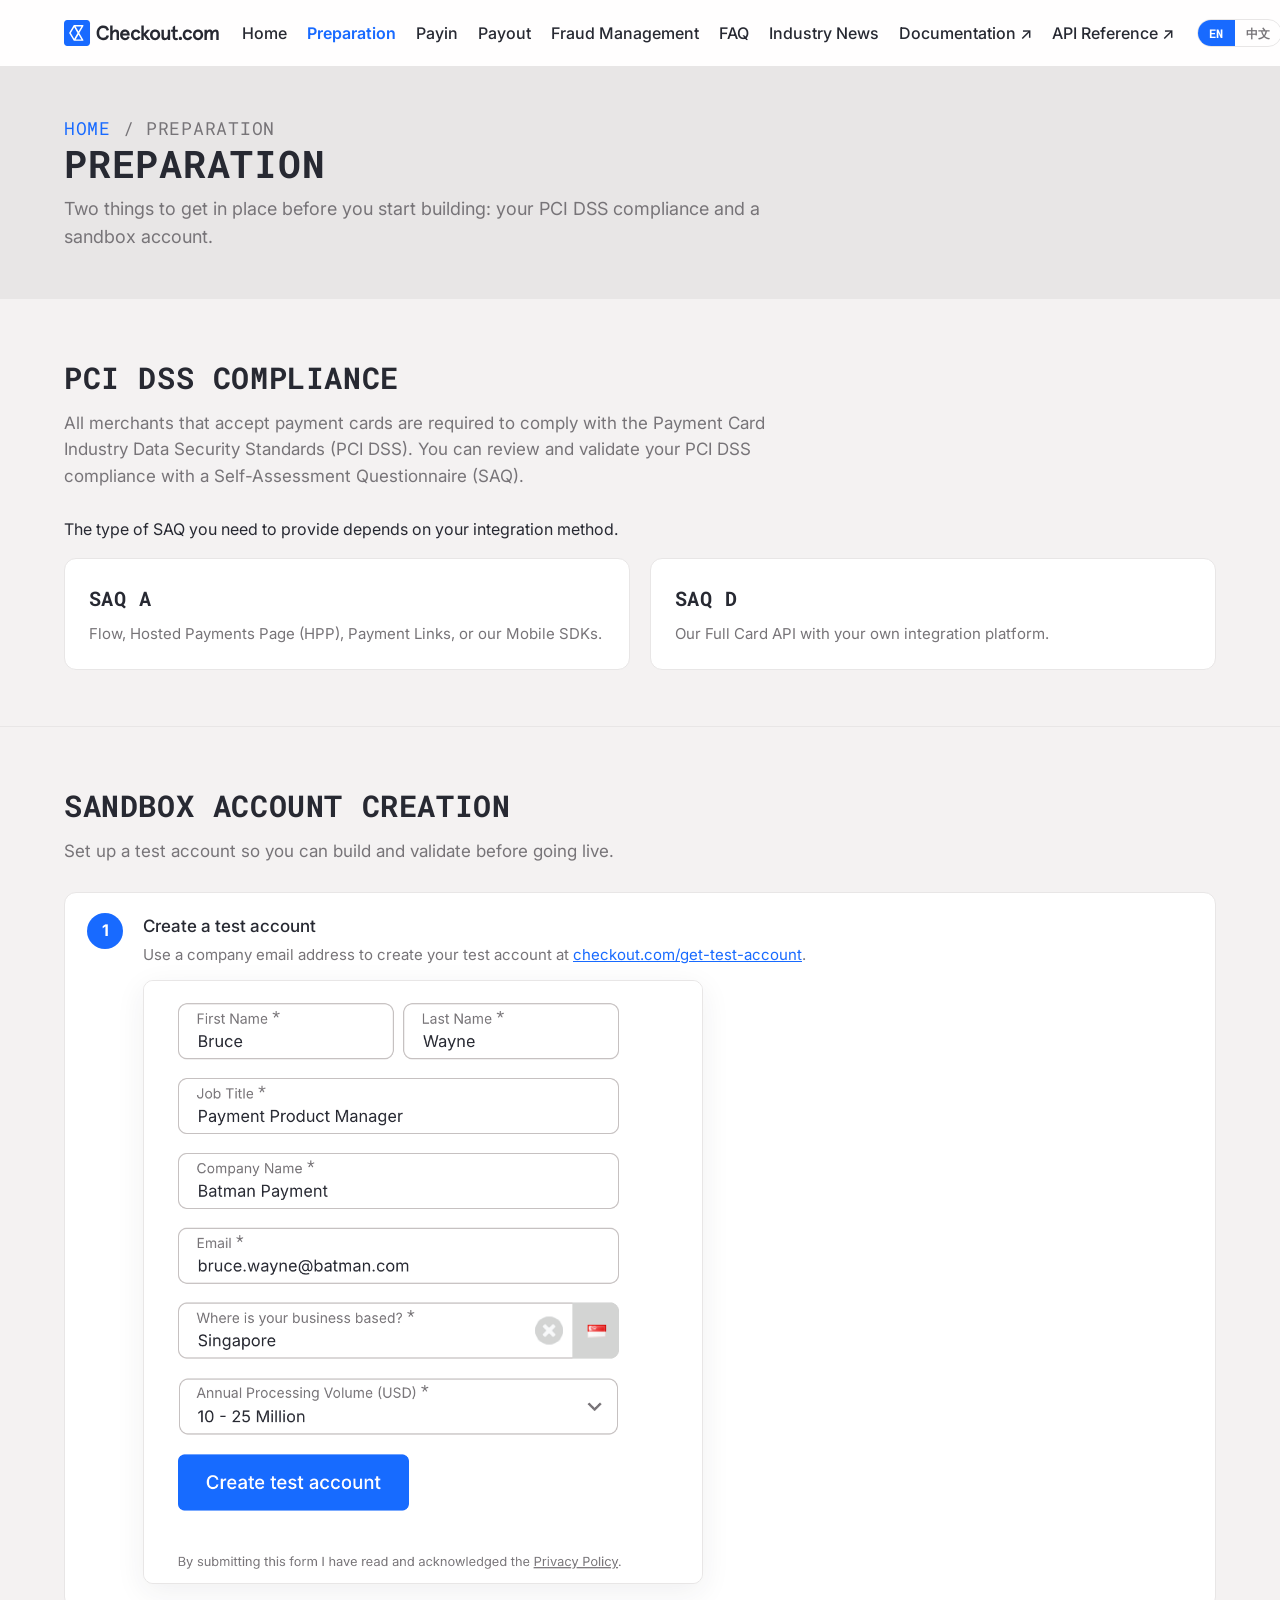
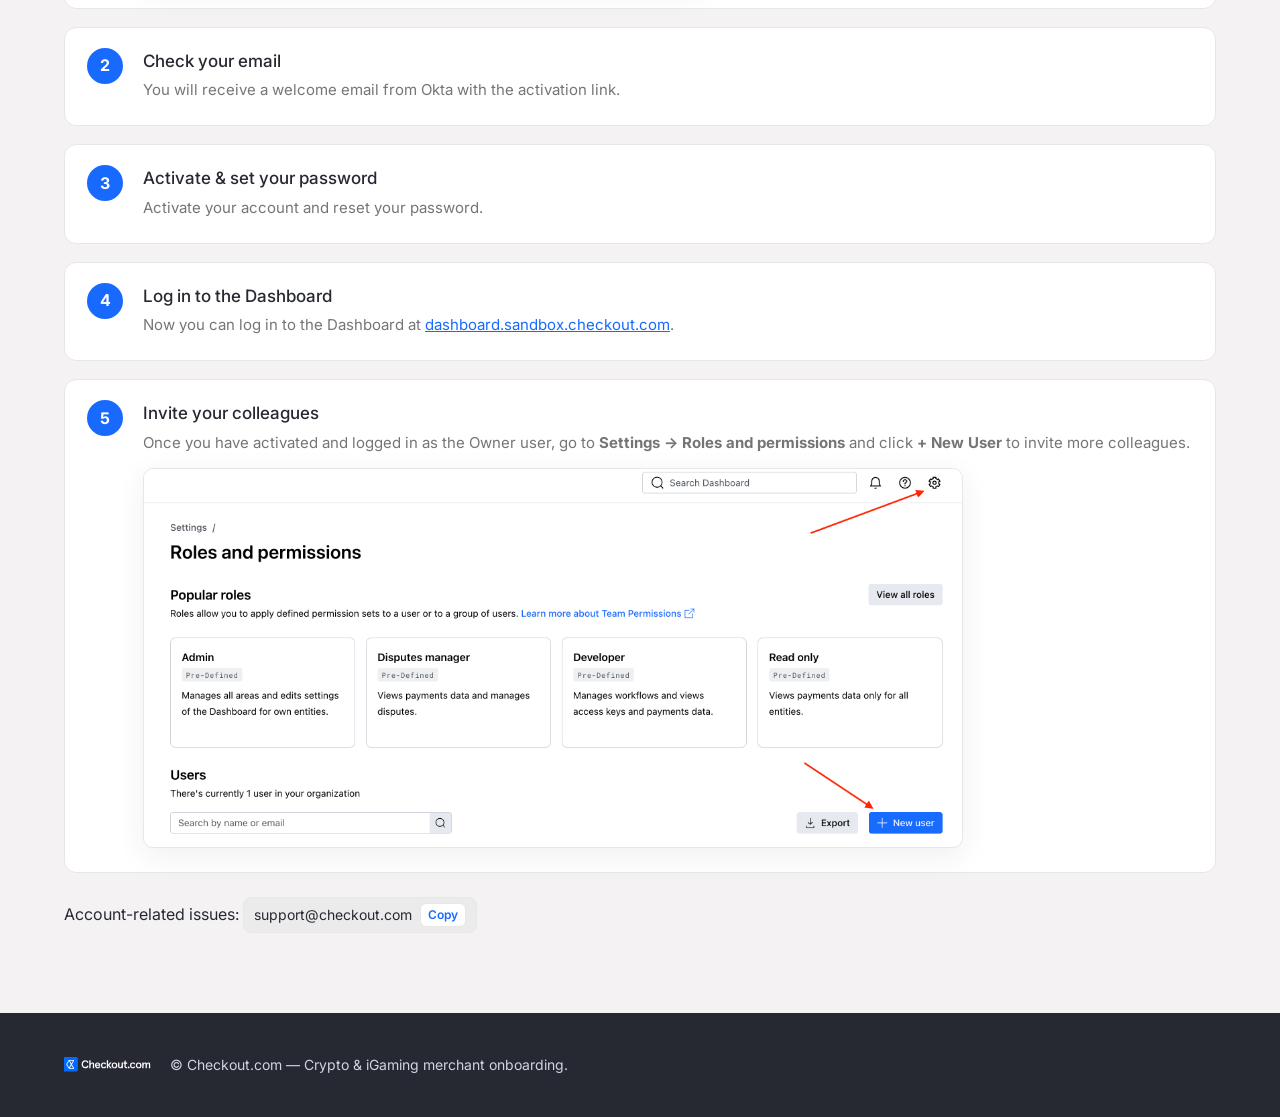
<file: preparation.html>
<!DOCTYPE html>
<html lang="en">
<head>
  <meta charset="UTF-8" />
  <meta name="viewport" content="width=device-width, initial-scale=1.0" />
  <title>Preparation — Merchant Onboarding — Checkout.com</title>
  <meta name="description" content="What to prepare before onboarding with Checkout.com: documents, licensing, and account information." />
  <link rel="preconnect" href="https://fonts.googleapis.com" />
  <link rel="preconnect" href="https://fonts.gstatic.com" crossorigin />
  <link href="https://fonts.googleapis.com/css2?family=Inter:wght@400;500;600;700&family=Roboto+Mono:wght@400;700&display=swap" rel="stylesheet" />
  <link rel="stylesheet" href="css/styles.css?v=10" />
</head>
<body>
  <a class="skip-link" href="#main">Skip to content</a>

  <header class="site-header">
    <div class="container header-inner">
      <a class="brand" href="https://www.checkout.com" target="_blank" rel="noopener" aria-label="Checkout.com">
        <img src="assets/logo.svg" alt="Checkout.com" height="26" />
      </a>
      <nav class="site-nav" id="nav" aria-label="Primary">
        <a href="index.html">Home</a>
        <a href="preparation.html" class="is-active" aria-current="page">Preparation</a>
        <a href="payin.html">Payin</a>
        <a href="payout.html">Payout</a>
        <a href="fraud-management.html">Fraud Management</a>
        <a href="faq.html">FAQ</a>
        <a href="industry-news.html">Industry News</a>
        <a href="https://www.checkout.com/docs" target="_blank" rel="noopener">Documentation ↗</a>
        <a href="https://api-reference.checkout.com/" target="_blank" rel="noopener">API Reference ↗</a>
      </nav>
      <div class="header-right">
        <div class="lang-switch" aria-label="Language">
          <span class="is-active">EN</span>
          <a href="zh/preparation.html" hreflang="zh" lang="zh">&#20013;&#25991;</a>
        </div>
        <button class="nav-toggle" aria-expanded="false" aria-controls="nav">Menu</button>
      </div>
    </div>
  </header>

  <main id="main">
    <div class="page-head">
      <div class="container">
        <p class="breadcrumb"><a href="index.html">Home</a> / Preparation</p>
        <h1>Preparation</h1>
        <p>Two things to get in place before you start building: your PCI DSS compliance and a sandbox account.</p>
      </div>
    </div>

    <!-- Section 1: PCI DSS -->
    <section class="section">
      <div class="container">
        <h2>PCI DSS compliance</h2>
        <p class="lead">
          All merchants that accept payment cards are required to comply with the Payment Card
          Industry Data Security Standards (PCI DSS). You can review and validate your PCI DSS
          compliance with a Self-Assessment Questionnaire (SAQ).
        </p>
        <p>The type of SAQ you need to provide depends on your integration method.</p>
        <ul class="cards">
          <li class="card">
            <h3>SAQ A</h3>
            <p>Flow, Hosted Payments Page (HPP), Payment Links, or our Mobile SDKs.</p>
          </li>
          <li class="card">
            <h3>SAQ D</h3>
            <p>Our Full Card API with your own integration platform.</p>
          </li>
        </ul>
      </div>
    </section>

    <!-- Section 2: Sandbox Account Creation -->
    <section class="section">
      <div class="container">
        <h2>Sandbox account creation</h2>
        <p class="lead">Set up a test account so you can build and validate before going live.</p>
        <ol class="steps detailed">
          <li class="step">
            <span class="step-num">1</span>
            <div>
              <h3>Create a test account</h3>
              <p>Use a company email address to create your test account at
                <a href="https://www.checkout.com/get-test-account" target="_blank" rel="noopener">checkout.com/get-test-account</a>.</p>
              <img class="screenshot" src="assets/sandbox_account.png"
                   alt="Create test account form with name, job title, company, email, location, and processing volume fields" loading="lazy" />
            </div>
          </li>
          <li class="step">
            <span class="step-num">2</span>
            <div>
              <h3>Check your email</h3>
              <p>You will receive a welcome email from Okta with the activation link.</p>
            </div>
          </li>
          <li class="step">
            <span class="step-num">3</span>
            <div>
              <h3>Activate &amp; set your password</h3>
              <p>Activate your account and reset your password.</p>
            </div>
          </li>
          <li class="step">
            <span class="step-num">4</span>
            <div>
              <h3>Log in to the Dashboard</h3>
              <p>Now you can log in to the Dashboard at
                <a href="https://dashboard.sandbox.checkout.com/" target="_blank" rel="noopener">dashboard.sandbox.checkout.com</a>.</p>
            </div>
          </li>
          <li class="step">
            <span class="step-num">5</span>
            <div>
              <h3>Invite your colleagues</h3>
              <p>Once you have activated and logged in as the Owner user, go to
                <strong>Settings → Roles and permissions</strong> and click <strong>+ New User</strong> to invite more colleagues.</p>
              <img class="screenshot wide" src="assets/add_user.png"
                   alt="Dashboard Roles and permissions page showing the Settings gear and the New user button" loading="lazy" />
            </div>
          </li>
        </ol>
        <p style="margin-top:24px;">Account-related issues:
          <button type="button" class="copy-chip" data-email="support@checkout.com" aria-label="Copy support@checkout.com">
            <span>support@checkout.com</span><span class="cc-copy">Copy</span>
          </button>
        </p>
      </div>
    </section>
  </main>

  <footer class="site-footer">
    <div class="container footer-inner">
      <img src="assets/logo-white.svg" alt="Checkout.com" height="24" />
      <p>© Checkout.com — Crypto &amp; iGaming merchant onboarding.</p>
    </div>
  </footer>

  <script src="js/main.js?v=3" defer></script>
</body>
</html>
</file>
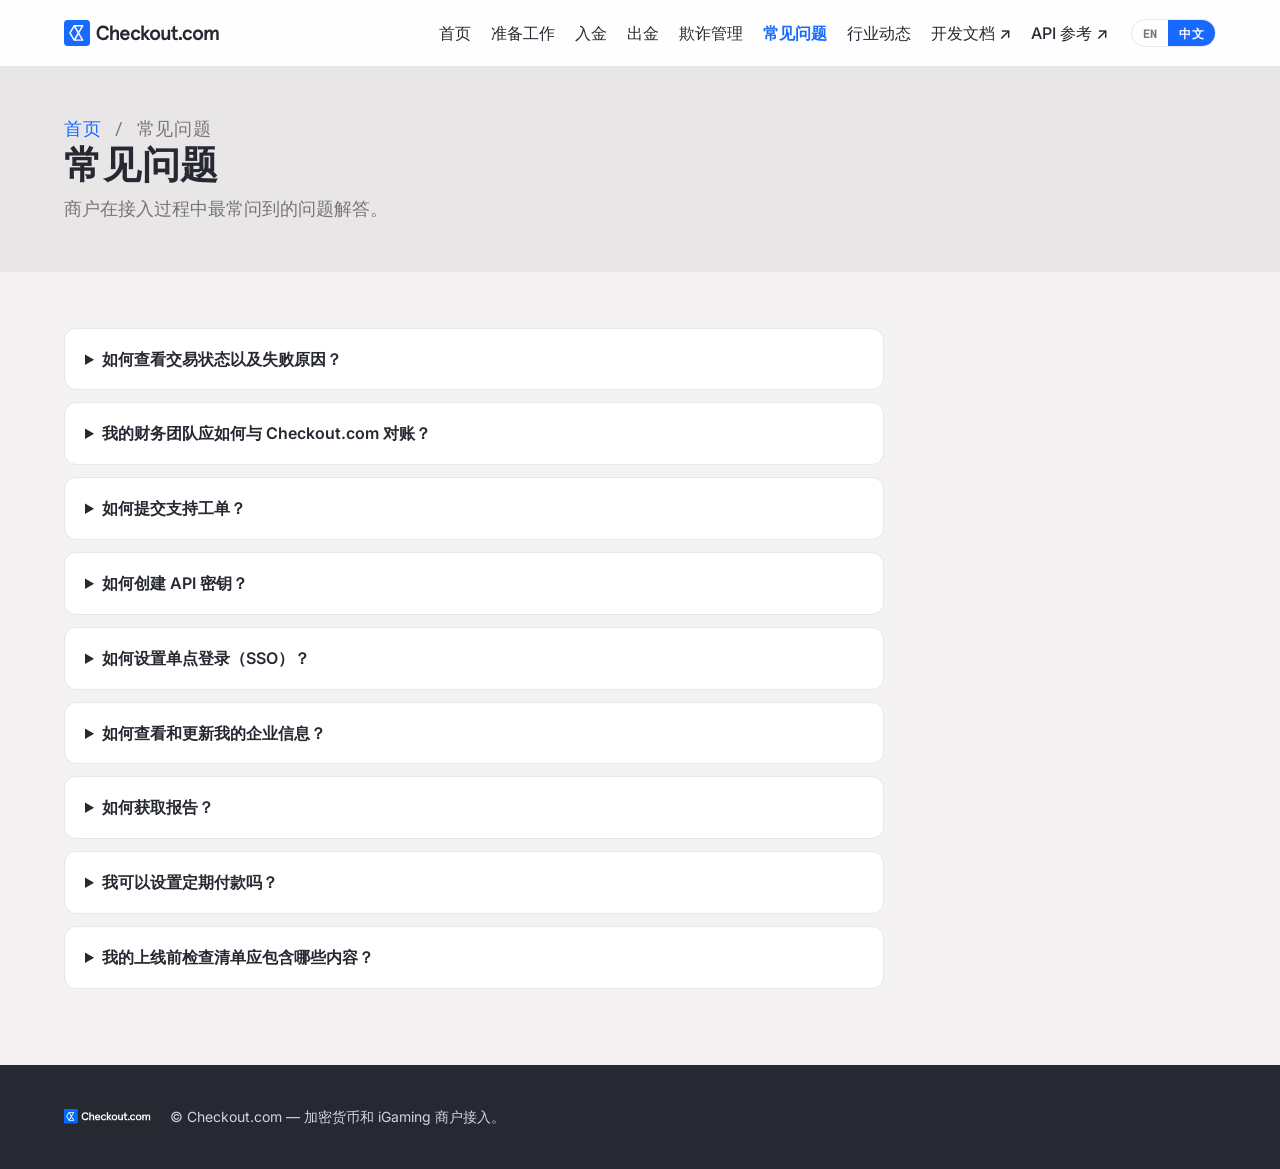
<file: zh/faq.html>
<!DOCTYPE html>
<html lang="zh">
<head>
  <meta charset="UTF-8" />
  <meta name="viewport" content="width=device-width, initial-scale=1.0" />
  <title>常见问题 — 商户接入 — Checkout.com</title>
  <meta name="description" content="关于加密货币和 iGaming 商户接入 Checkout.com 的常见问题解答。" />
  <link rel="preconnect" href="https://fonts.googleapis.com" />
  <link rel="preconnect" href="https://fonts.gstatic.com" crossorigin />
  <link href="https://fonts.googleapis.com/css2?family=Inter:wght@400;500;600;700&family=Roboto+Mono:wght@400;700&display=swap" rel="stylesheet" />
  <link rel="stylesheet" href="../css/styles.css?v=10" />
</head>
<body>
  <a class="skip-link" href="#main">跳转到主要内容</a>

  <header class="site-header">
    <div class="container header-inner">
      <a class="brand" href="https://www.checkout.com" target="_blank" rel="noopener" aria-label="Checkout.com">
        <img src="../assets/logo.svg" alt="Checkout.com" height="26" />
      </a>
      <nav class="site-nav" id="nav" aria-label="主导航">
        <a href="index.html">首页</a>
        <a href="preparation.html">准备工作</a>
        <a href="payin.html">入金</a>
        <a href="payout.html">出金</a>
        <a href="fraud-management.html">欺诈管理</a>
        <a href="faq.html" class="is-active" aria-current="page">常见问题</a>
        <a href="industry-news.html">行业动态</a>
        <a href="https://www.checkout.com/docs" target="_blank" rel="noopener">开发文档 ↗</a>
        <a href="https://api-reference.checkout.com/" target="_blank" rel="noopener">API 参考 ↗</a>
      </nav>
      <div class="header-right">
        <div class="lang-switch" aria-label="Language">
          <a href="../faq.html" hreflang="en" lang="en">EN</a>
          <span class="is-active">中文</span>
        </div>
        <button class="nav-toggle" aria-expanded="false" aria-controls="nav">菜单</button>
      </div>
    </div>
  </header>

  <main id="main">
    <div class="page-head">
      <div class="container">
        <p class="breadcrumb"><a href="index.html">首页</a> / 常见问题</p>
        <h1>常见问题</h1>
        <p>商户在接入过程中最常问到的问题解答。</p>
      </div>
    </div>

    <section class="section">
      <div class="container">
        <div class="faq">
          <details>
            <summary>如何查看交易状态以及失败原因？</summary>
            <p>您可以在两个地方查看 — 控制台和 API。</p>
            <p><strong>控制台：</strong>打开支付页面，按支付 ID 搜索。将鼠标悬停在
              <a href="https://www.checkout.com/docs/developer-resources/codes/api-response-codes" target="_blank" rel="noopener">响应码</a>
              上即可查看状态，打开支付详情页面可查看完整明细。</p>
            <p><strong>API：</strong>每次支付请求的 API 响应中都会返回相同的响应码。</p>
          </details>
          <details>
            <summary>我的财务团队应如何与 Checkout.com 对账？</summary>
            <p>请遵循我们的
              <a href="https://www.checkout.com/docs/funds-management/reconcile-with-checkout-com" target="_blank" rel="noopener">对账指南</a>，
              其中详细说明了如何将结算和付款与您已处理的支付进行匹配。</p>
          </details>
          <details>
            <summary>如何提交支持工单？</summary>
            <p>登录控制台，点击右上角的问号图标，然后选择
              <strong>Request support（请求支持）</strong>。</p>
          </details>
          <details>
            <summary>如何创建 API 密钥？</summary>
            <p>登录控制台，在左侧菜单栏选择 <em>Developers（开发者）</em> 板块，点击
              <em>Keys（密钥）</em>，然后选择 <strong>创建新密钥</strong>。详情请参阅
              <a href="https://www.checkout.com/docs/business-operations/use-the-dashboard/developers" target="_blank" rel="noopener">开发者文档</a>。</p>
          </details>
          <details>
            <summary>如何设置单点登录（SSO）？</summary>
            <p>您可以在控制台中为您的团队配置 SSO — 请遵循
              <a href="https://www.checkout.com/docs/business-operations/use-the-dashboard/single-sign-on" target="_blank" rel="noopener">SSO 设置指南</a>。</p>
          </details>
          <details>
            <summary>如何查看和更新我的企业信息？</summary>
            <p>您可以直接在控制台中查看和更新您的企业信息。请参阅
              <a href="https://www.checkout.com/docs/business-operations/use-the-dashboard/manage-business-details" target="_blank" rel="noopener">管理企业信息</a>。</p>
          </details>
          <details>
            <summary>如何获取报告？</summary>
            <p>Checkout.com 提供一系列报告，助您开展业务运营并获取洞察。您可以通过四种方式
              获取这些报告：</p>
            <ul>
              <li>在控制台中按需或按计划生成并下载报告。</li>
              <li>使用报告 API 以编程方式获取报告。</li>
              <li>通过安全文件传输协议（SFTP）访问报告。</li>
              <li>通过 webhook 接收定期报告。</li>
            </ul>
            <p>设置说明请参阅 <a href="https://www.checkout.com/docs/business-operations/retrieve-reports" target="_blank" rel="noopener">获取报告</a>。</p>
          </details>
          <details>
            <summary>我可以设置定期付款吗？</summary>
            <p>可以。您可以使用客户已存储的卡片信息对其进行定期扣款 — 请参阅
              <a href="https://www.checkout.com/docs/payments/accept-payments/pay-with-stored-card-details/recurring-payments-with-stored-card-details" target="_blank" rel="noopener">使用已存储卡片信息的定期付款</a>。</p>
          </details>
          <details>
            <summary>我的上线前检查清单应包含哪些内容？</summary>
            <p>在开启实时流量之前，请确认您的技术集成和配置已达到生产就绪状态：</p>
            <ul class="checks">
              <li><strong>激活控制台：</strong>确保您的控制台已激活，并且团队中相关人员拥有访问权限。</li>
              <li><strong>更换 API 密钥和端点：</strong>将您的环境配置从沙盒切换到生产环境。用控制台中生成的正式生产环境密钥替换所有测试用的公钥和密钥。</li>
              <li><strong>配置正式环境 webhook：</strong>在您的正式环境中重新创建所有系统关键的 webhook。确保您的服务器监听诸如 <code>card_verified</code>、<code>payment_approved</code>、<code>payment_declined</code>、<code>payment_captured</code>、<code>payment_refunded</code> 和 <code>payment_voided</code> 等实时事件，并确保您的正式端点已加密且经过认证。</li>
              <li><strong>启用 3D Secure（3DS）和欺诈规则：</strong>在控制台中检查您的 3DS 规则。确认在强制要求强客户认证（SCA）的地区（例如欧洲）已启用并正确配置 SCA，以避免发卡行立即拒付。</li>
              <li><strong>配置报告方式：</strong>为财务对账设置您的报告渠道（控制台、API 和 SFTP）。</li>
              <li><strong>确保良好的数据质量：</strong>确认每次请求都传递了足够的信息以保证数据质量，并在适用情况下满足 AFT 强制要求（可选）。</li>
              <li><strong>运行生产环境冒烟测试：</strong>
                <ol>
                  <li><strong>处理一笔真实交易。</strong>使用一张真实的个人或企业卡片购买一件低价的实时商品。请勿使用沙盒卡片 — 它们在生产环境中会立即失败。</li>
                  <li><strong>验证 webhook 响应。</strong>监控您的后端日志，确认您的系统捕获到实时事件，并将订单状态从“待处理”变更为“已支付”。</li>
                  <li><strong>触发部分或全额退款。</strong>从您的平台后端或控制台发起退款，以确认反向支付流程能够端到端正常运作。</li>
                </ol>
              </li>
            </ul>
          </details>
        </div>
      </div>
    </section>
  </main>

  <footer class="site-footer">
    <div class="container footer-inner">
      <img src="../assets/logo-white.svg" alt="Checkout.com" height="24" />
      <p>© Checkout.com — 加密货币和 iGaming 商户接入。</p>
    </div>
  </footer>

  <script src="../js/main.js?v=3" defer></script>
</body>
</html>
</file>
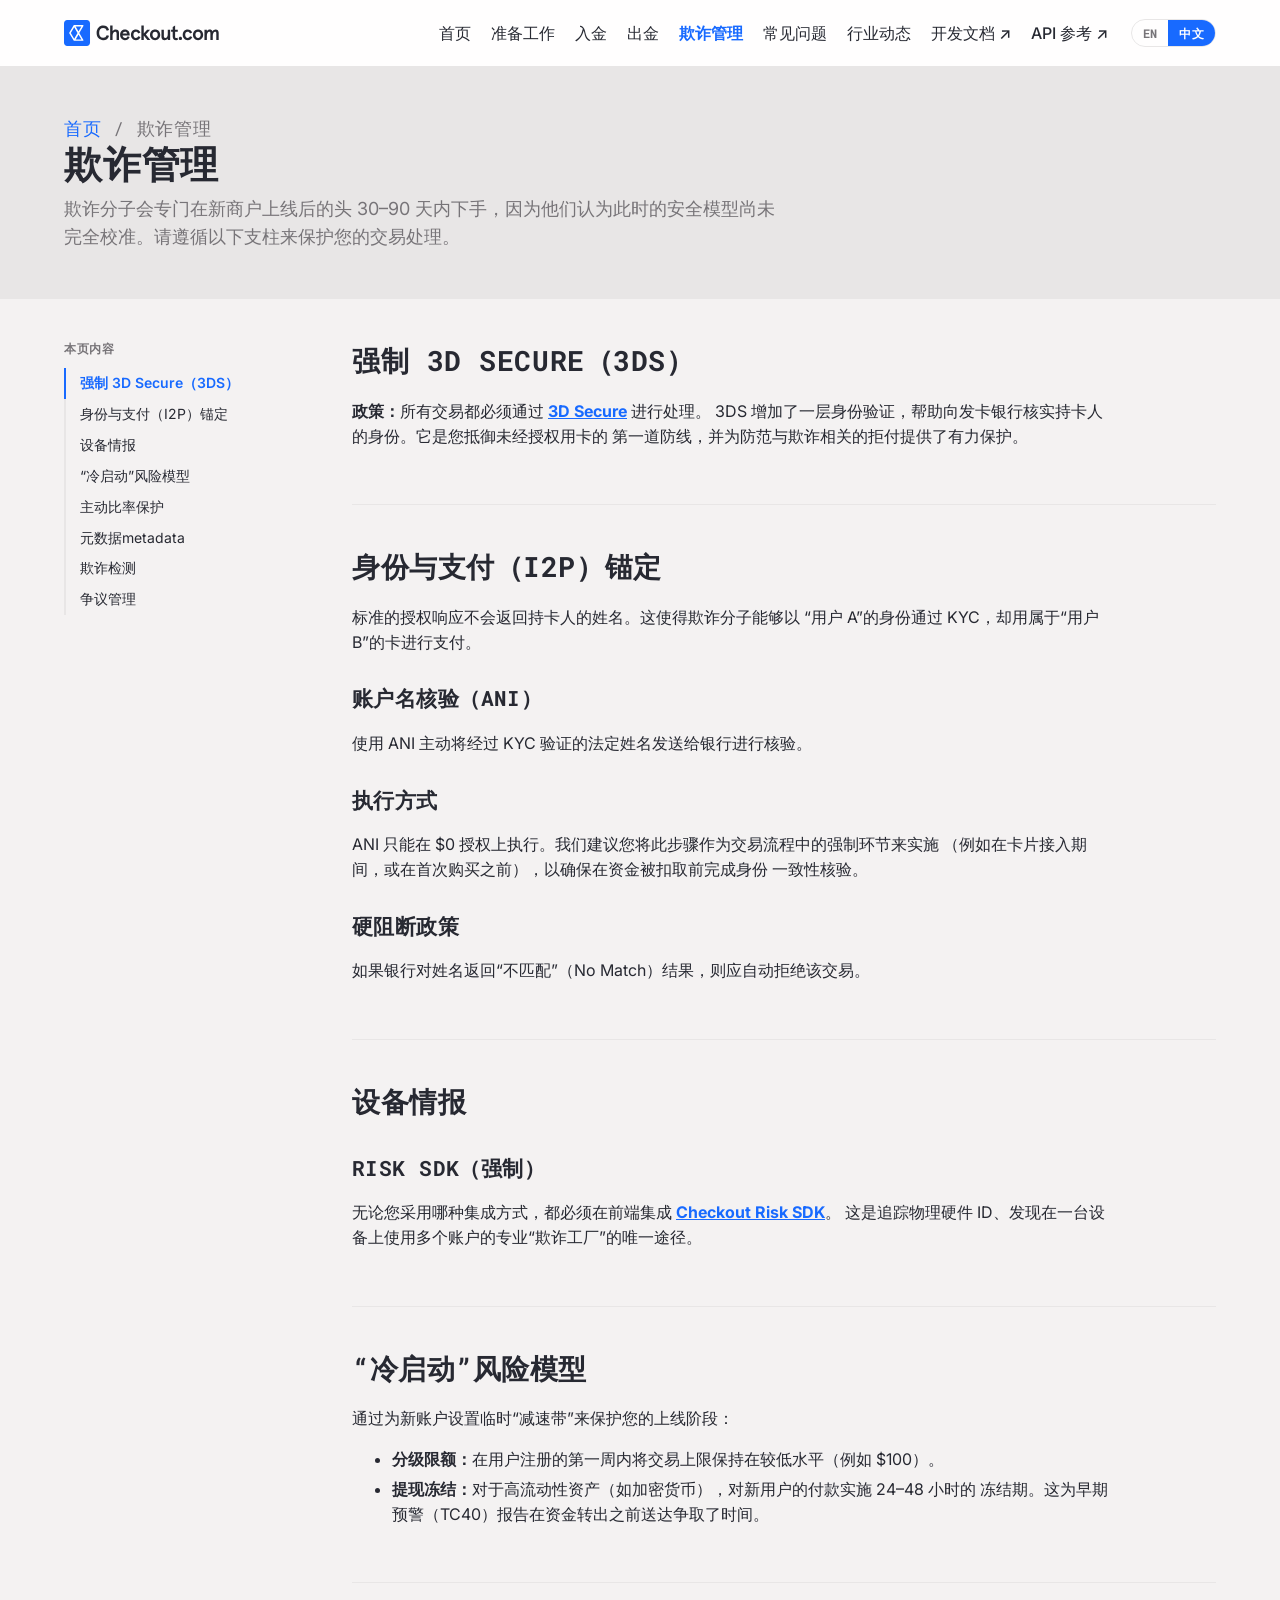
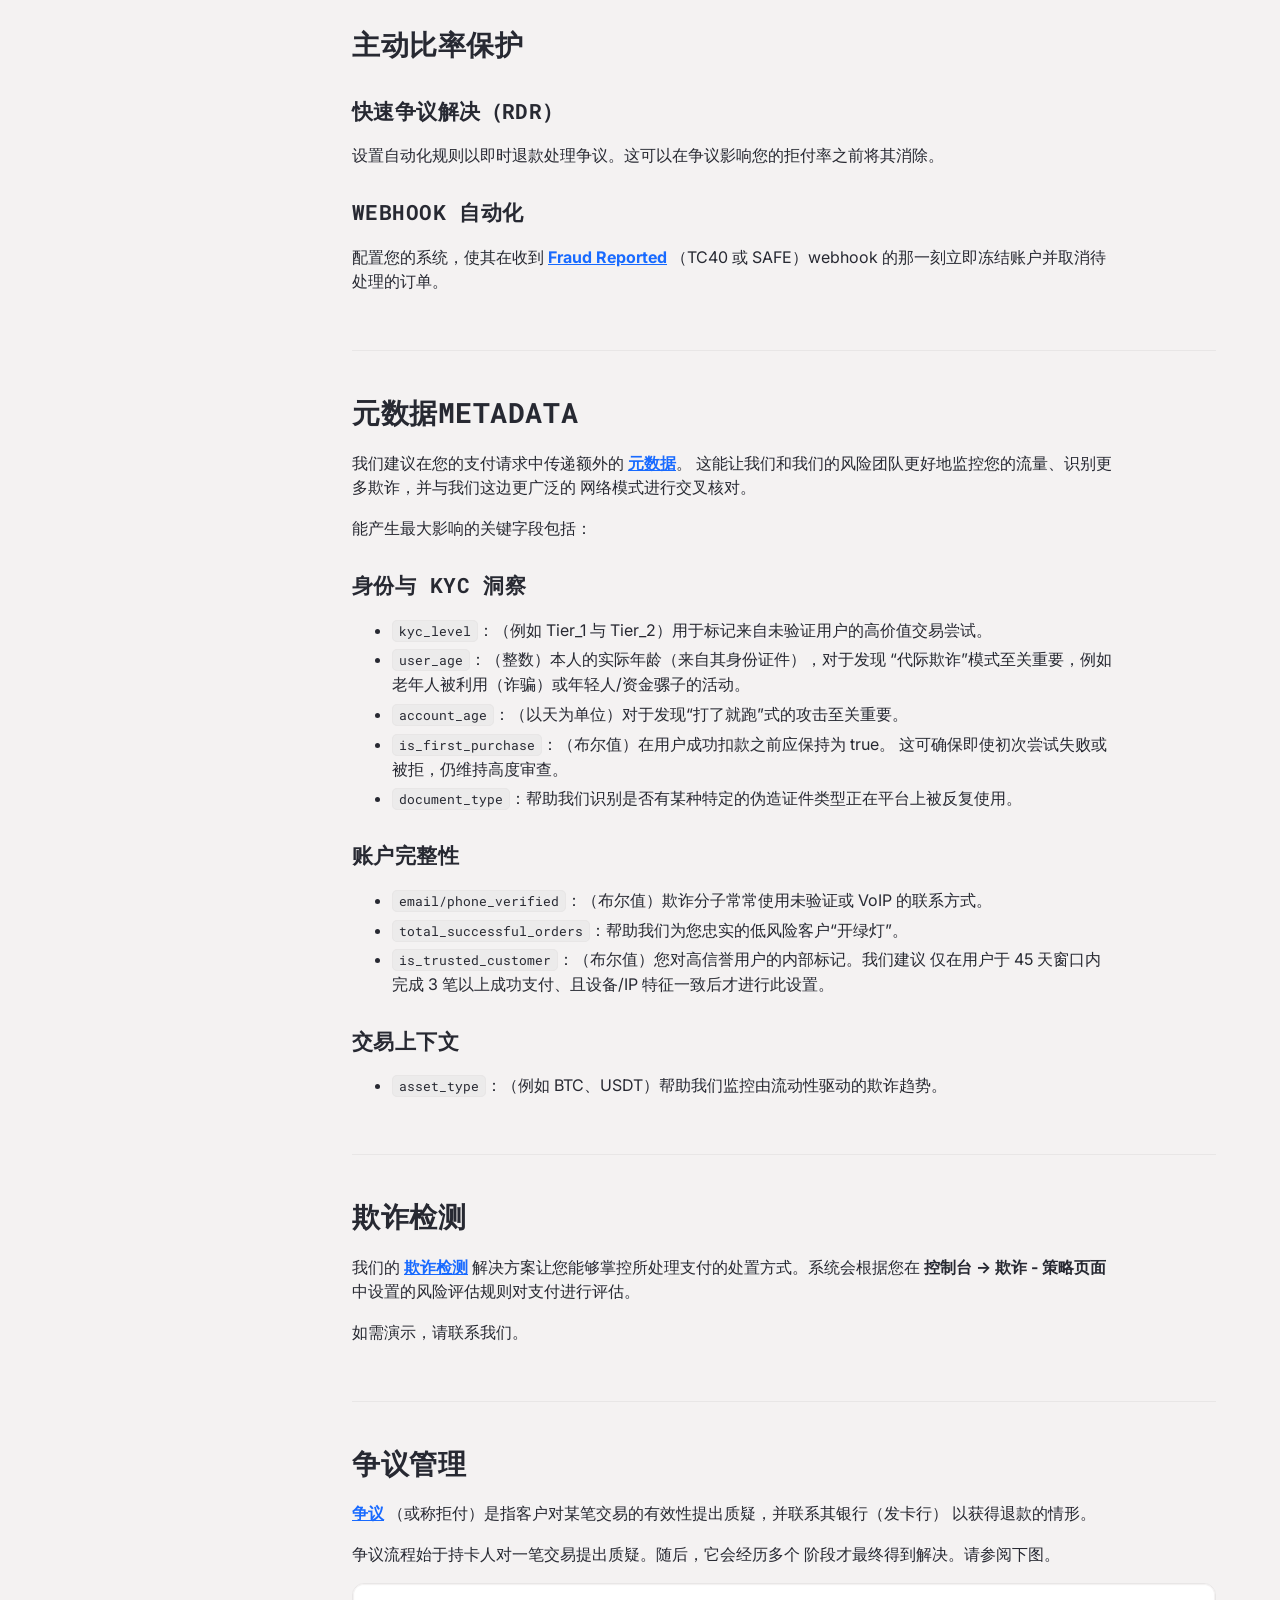
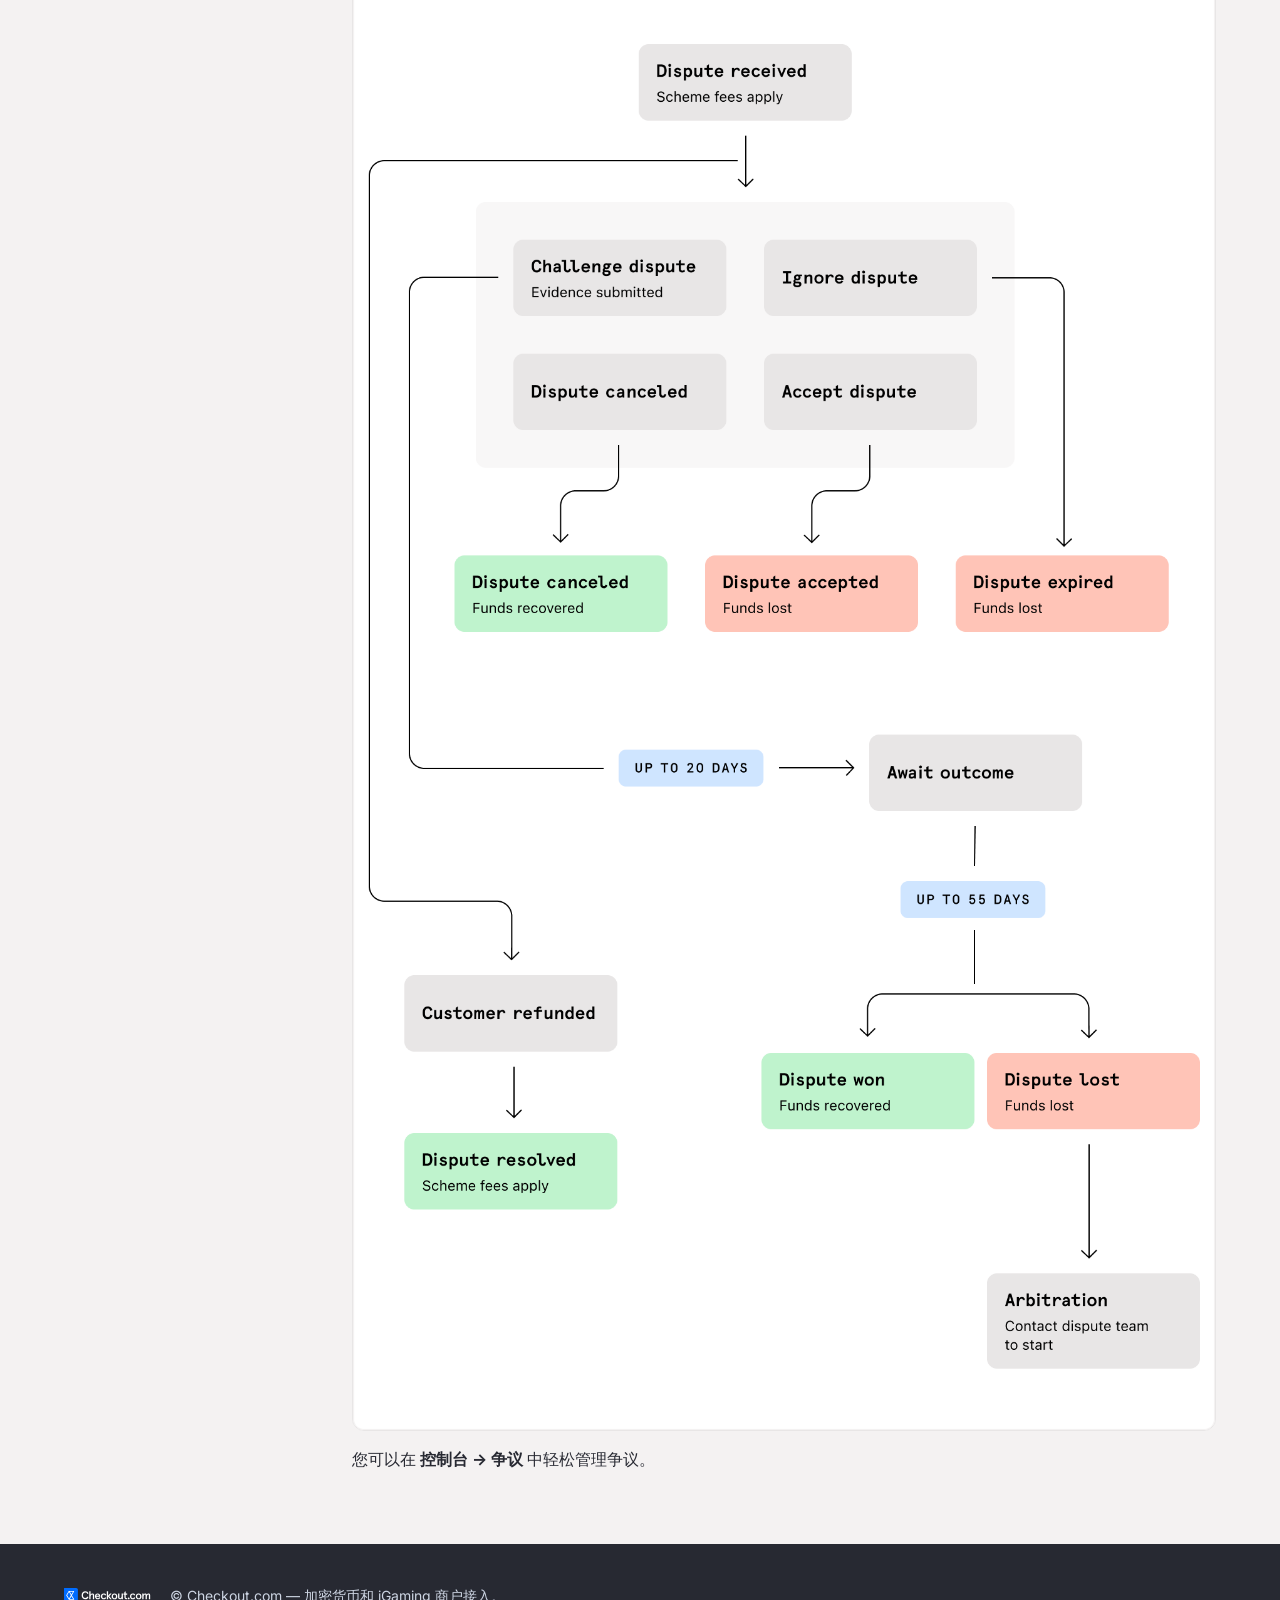
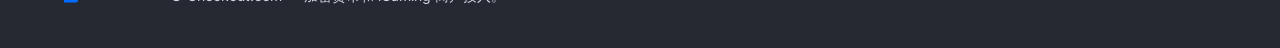
<file: zh/fraud-management.html>
<!DOCTYPE html>
<html lang="zh">
<head>
  <meta charset="UTF-8" />
  <meta name="viewport" content="width=device-width, initial-scale=1.0" />
  <title>欺诈管理 — 商户接入 — Checkout.com</title>
  <meta name="description" content="Checkout.com 的欺诈与风险控制：3DS、身份锚定、设备情报、元数据，以及面向加密货币和 iGaming 商户的争议处理。" />
  <link rel="preconnect" href="https://fonts.googleapis.com" />
  <link rel="preconnect" href="https://fonts.gstatic.com" crossorigin />
  <link href="https://fonts.googleapis.com/css2?family=Inter:wght@400;500;600;700&family=Roboto+Mono:wght@400;700&display=swap" rel="stylesheet" />
  <link rel="stylesheet" href="../css/styles.css?v=10" />
</head>
<body>
  <a class="skip-link" href="#main">跳转到主要内容</a>

  <header class="site-header">
    <div class="container header-inner">
      <a class="brand" href="https://www.checkout.com" target="_blank" rel="noopener" aria-label="Checkout.com">
        <img src="../assets/logo.svg" alt="Checkout.com" height="26" />
      </a>
      <nav class="site-nav" id="nav" aria-label="主导航">
        <a href="index.html">首页</a>
        <a href="preparation.html">准备工作</a>
        <a href="payin.html">入金</a>
        <a href="payout.html">出金</a>
        <a href="fraud-management.html" class="is-active" aria-current="page">欺诈管理</a>
        <a href="faq.html">常见问题</a>
        <a href="industry-news.html">行业动态</a>
        <a href="https://www.checkout.com/docs" target="_blank" rel="noopener">开发文档 ↗</a>
        <a href="https://api-reference.checkout.com/" target="_blank" rel="noopener">API 参考 ↗</a>
      </nav>
      <div class="header-right">
        <div class="lang-switch" aria-label="Language">
          <a href="../fraud-management.html" hreflang="en" lang="en">EN</a>
          <span class="is-active">中文</span>
        </div>
        <button class="nav-toggle" aria-expanded="false" aria-controls="nav">菜单</button>
      </div>
    </div>
  </header>

  <main id="main">
    <div class="page-head">
      <div class="container">
        <p class="breadcrumb"><a href="index.html">首页</a> / 欺诈管理</p>
        <h1>欺诈管理</h1>
        <p>欺诈分子会专门在新商户上线后的头 30–90 天内下手，因为他们认为此时的安全模型尚未完全校准。请遵循以下支柱来保护您的交易处理。</p>
      </div>
    </div>

    <div class="doc-layout">
      <!-- In-page navigation -->
      <nav class="doc-toc" aria-label="On this page">
        <p class="toc-title">本页内容</p>
        <ul>
          <li><a href="#three-ds">强制 3D Secure（3DS）</a></li>
          <li><a href="#i2p">身份与支付（I2P）锚定</a></li>
          <li><a href="#device-intelligence">设备情报</a></li>
          <li><a href="#cold-start">“冷启动”风险模型</a></li>
          <li><a href="#ratio-protection">主动比率保护</a></li>
          <li><a href="#metadata">元数据metadata</a></li>
          <li><a href="#fraud-detection">欺诈检测</a></li>
          <li><a href="#disputes">争议管理</a></li>
        </ul>
      </nav>

      <div class="doc-content">
        <!-- 1. Mandatory 3D Secure -->
        <section class="doc-section" id="three-ds">
          <h2>强制 3D Secure（3DS）</h2>
          <p><strong>政策：</strong>所有交易都必须通过
            <a href="https://www.checkout.com/docs/payments/authenticate-payments/3d-secure" target="_blank" rel="noopener">3D Secure</a> 进行处理。
            3DS 增加了一层身份验证，帮助向发卡银行核实持卡人的身份。它是您抵御未经授权用卡的
            第一道防线，并为防范与欺诈相关的拒付提供了有力保护。</p>
        </section>

        <!-- 2. Identity-to-Payment Anchoring -->
        <section class="doc-section" id="i2p">
          <h2>身份与支付（I2P）锚定</h2>
          <p>标准的授权响应不会返回持卡人的姓名。这使得欺诈分子能够以
            “用户 A”的身份通过 KYC，却用属于“用户 B”的卡进行支付。</p>

          <div class="subsection">
            <h3>账户名核验（ANI）</h3>
            <p>使用 ANI 主动将经过 KYC 验证的法定姓名发送给银行进行核验。</p>
          </div>

          <div class="subsection">
            <h3>执行方式</h3>
            <p>ANI 只能在 $0 授权上执行。我们建议您将此步骤作为交易流程中的强制环节来实施
              （例如在卡片接入期间，或在首次购买之前），以确保在资金被扣取前完成身份
              一致性核验。</p>
          </div>

          <div class="subsection">
            <h3>硬阻断政策</h3>
            <p>如果银行对姓名返回“不匹配”（No Match）结果，则应自动拒绝该交易。</p>
          </div>
        </section>

        <!-- 3. Device Intelligence -->
        <section class="doc-section" id="device-intelligence">
          <h2>设备情报</h2>
          <div class="subsection">
            <h3>Risk SDK（强制）</h3>
            <p>无论您采用哪种集成方式，都必须在前端集成
              <a href="https://www.checkout.com/docs/developer-resources/sdks/risk-sdks" target="_blank" rel="noopener">Checkout Risk SDK</a>。
              这是追踪物理硬件 ID、发现在一台设备上使用多个账户的专业“欺诈工厂”的唯一途径。</p>
          </div>
        </section>

        <!-- 4. The "Cold Start" Risk Model -->
        <section class="doc-section" id="cold-start">
          <h2>“冷启动”风险模型</h2>
          <p>通过为新账户设置临时“减速带”来保护您的上线阶段：</p>
          <ul>
            <li><strong>分级限额：</strong>在用户注册的第一周内将交易上限保持在较低水平（例如 $100）。</li>
            <li><strong>提现冻结：</strong>对于高流动性资产（如加密货币），对新用户的付款实施 24–48 小时的
              冻结期。这为早期预警（TC40）报告在资金转出之前送达争取了时间。</li>
          </ul>
        </section>

        <!-- 5. Proactive Ratio Protection -->
        <section class="doc-section" id="ratio-protection">
          <h2>主动比率保护</h2>
          <div class="subsection">
            <h3>快速争议解决（RDR）</h3>
            <p>设置自动化规则以即时退款处理争议。这可以在争议影响您的拒付率之前将其消除。</p>
          </div>
          <div class="subsection">
            <h3>Webhook 自动化</h3>
            <p>配置您的系统，使其在收到
              <a href="https://www.checkout.com/docs/developer-resources/event-notifications/event-types/fraud_reported" target="_blank" rel="noopener">Fraud Reported</a>
              （TC40 或 SAFE）webhook 的那一刻立即冻结账户并取消待处理的订单。</p>
          </div>
        </section>

        <!-- 6. Metadata -->
        <section class="doc-section" id="metadata">
          <h2>元数据metadata</h2>
          <p>我们建议在您的支付请求中传递额外的
            <a href="https://api-reference.checkout.com/#operation/requestAPaymentOrPayout!path=0/metadata&amp;t=request" target="_blank" rel="noopener">元数据</a>。
            这能让我们和我们的风险团队更好地监控您的流量、识别更多欺诈，并与我们这边更广泛的
            网络模式进行交叉核对。</p>
          <p>能产生最大影响的关键字段包括：</p>

          <div class="subsection">
            <h3>身份与 KYC 洞察</h3>
            <ul>
              <li><code>kyc_level</code>：（例如 Tier_1 与 Tier_2）用于标记来自未验证用户的高价值交易尝试。</li>
              <li><code>user_age</code>：（整数）本人的实际年龄（来自其身份证件），对于发现
                “代际欺诈”模式至关重要，例如老年人被利用（诈骗）或年轻人/资金骡子的活动。</li>
              <li><code>account_age</code>：（以天为单位）对于发现“打了就跑”式的攻击至关重要。</li>
              <li><code>is_first_purchase</code>：（布尔值）在用户成功扣款之前应保持为 true。
                这可确保即使初次尝试失败或被拒，仍维持高度审查。</li>
              <li><code>document_type</code>：帮助我们识别是否有某种特定的伪造证件类型正在平台上被反复使用。</li>
            </ul>
          </div>

          <div class="subsection">
            <h3>账户完整性</h3>
            <ul>
              <li><code>email/phone_verified</code>：（布尔值）欺诈分子常常使用未验证或 VoIP 的联系方式。</li>
              <li><code>total_successful_orders</code>：帮助我们为您忠实的低风险客户“开绿灯”。</li>
              <li><code>is_trusted_customer</code>：（布尔值）您对高信誉用户的内部标记。我们建议
                仅在用户于 45 天窗口内完成 3 笔以上成功支付、且设备/IP 特征一致后才进行此设置。</li>
            </ul>
          </div>

          <div class="subsection">
            <h3>交易上下文</h3>
            <ul>
              <li><code>asset_type</code>：（例如 BTC、USDT）帮助我们监控由流动性驱动的欺诈趋势。</li>
            </ul>
          </div>
        </section>

        <!-- 7. Fraud Detection -->
        <section class="doc-section" id="fraud-detection">
          <h2>欺诈检测</h2>
          <p>我们的 <a href="https://www.checkout.com/docs/business-operations/prevent-fraud" target="_blank" rel="noopener">欺诈检测</a>
            解决方案让您能够掌控所处理支付的处置方式。系统会根据您在
            <strong>控制台 → 欺诈 - 策略页面</strong> 中设置的风险评估规则对支付进行评估。</p>
          <p>如需演示，请联系我们。</p>
        </section>

        <!-- 8. Disputes Management -->
        <section class="doc-section" id="disputes">
          <h2>争议管理</h2>
          <p><a href="https://www.checkout.com/docs/business-operations/manage-disputes" target="_blank" rel="noopener">争议</a>
            （或称拒付）是指客户对某笔交易的有效性提出质疑，并联系其银行（发卡行）
            以获得退款的情形。</p>
          <p>争议流程始于持卡人对一笔交易提出质疑。随后，它会经历多个
            阶段才最终得到解决。请参阅下图。</p>
          <img class="diagram" src="../assets/disputes_flow.png"
               alt="争议生命周期：一笔交易被持卡人质疑，并经历争议流程的各个阶段，直至得到解决" loading="lazy" />
          <p>您可以在 <strong>控制台 → 争议</strong> 中轻松管理争议。</p>
        </section>
      </div>
    </div>
  </main>

  <footer class="site-footer">
    <div class="container footer-inner">
      <img src="../assets/logo-white.svg" alt="Checkout.com" height="24" />
      <p>© Checkout.com — 加密货币和 iGaming 商户接入。</p>
    </div>
  </footer>

  <script src="../js/main.js?v=3" defer></script>
</body>
</html>
</file>
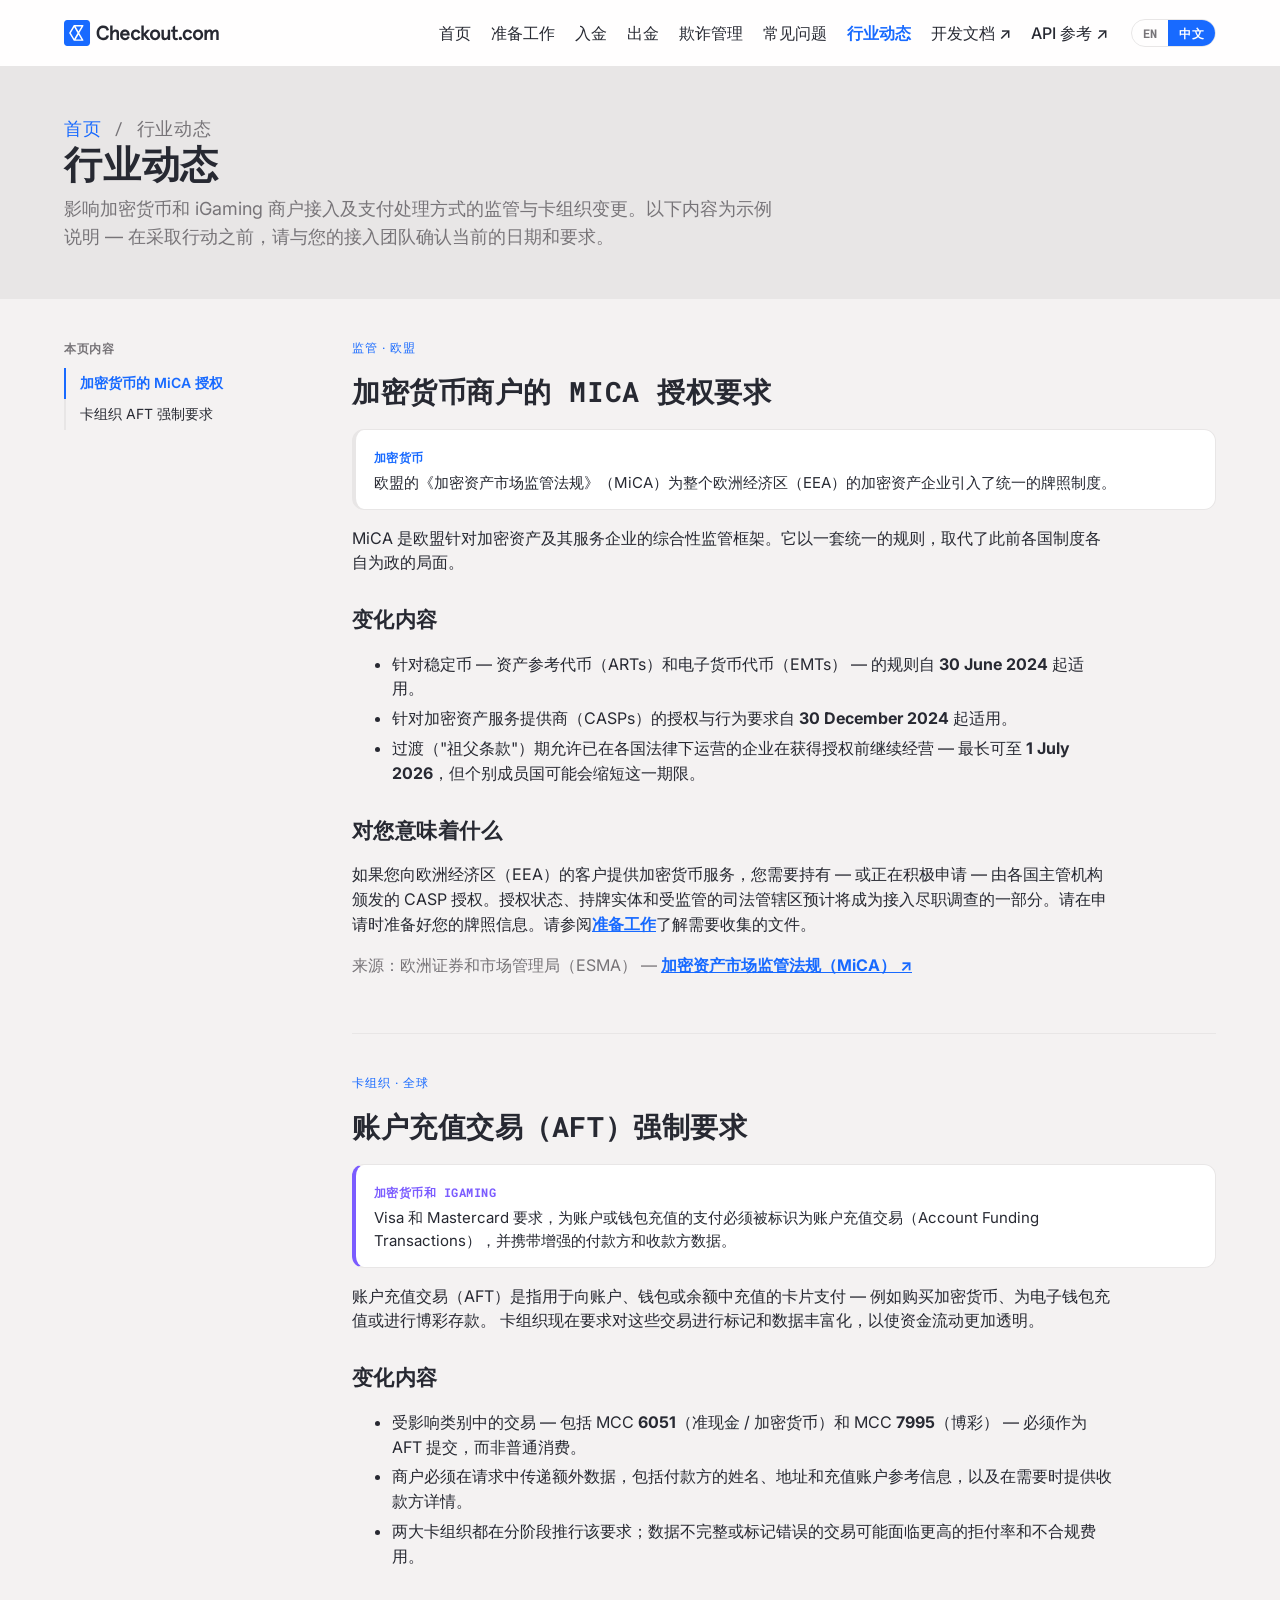
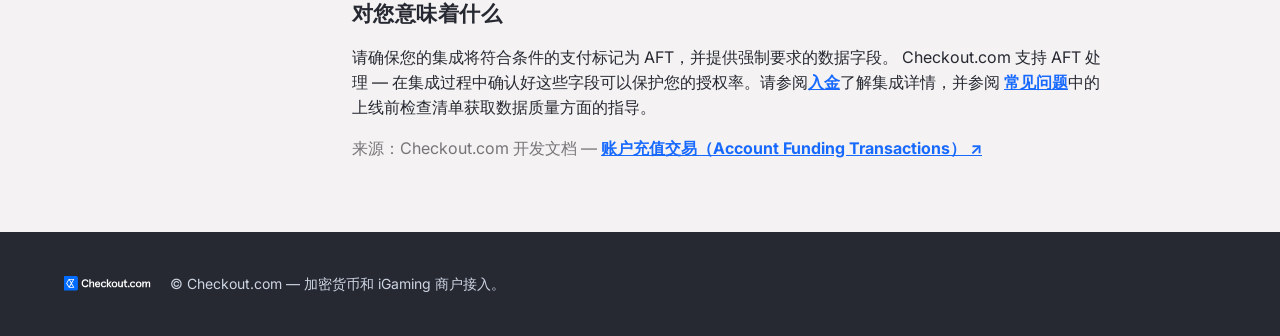
<file: zh/industry-news.html>
<!DOCTYPE html>
<html lang="zh">
<head>
  <meta charset="UTF-8" />
  <meta name="viewport" content="width=device-width, initial-scale=1.0" />
  <title>行业动态 — 商户接入 — Checkout.com</title>
  <meta name="description" content="影响加密货币和 iGaming 商户的监管与卡组织变更 — MiCA 授权及卡组织账户充值交易（AFT）强制要求。" />
  <link rel="preconnect" href="https://fonts.googleapis.com" />
  <link rel="preconnect" href="https://fonts.gstatic.com" crossorigin />
  <link href="https://fonts.googleapis.com/css2?family=Inter:wght@400;500;600;700&family=Roboto+Mono:wght@400;700&display=swap" rel="stylesheet" />
  <link rel="stylesheet" href="../css/styles.css?v=10" />
</head>
<body>
  <a class="skip-link" href="#main">跳转到主要内容</a>

  <header class="site-header">
    <div class="container header-inner">
      <a class="brand" href="https://www.checkout.com" target="_blank" rel="noopener" aria-label="Checkout.com">
        <img src="../assets/logo.svg" alt="Checkout.com" height="26" />
      </a>
      <nav class="site-nav" id="nav" aria-label="主导航">
        <a href="index.html">首页</a>
        <a href="preparation.html">准备工作</a>
        <a href="payin.html">入金</a>
        <a href="payout.html">出金</a>
        <a href="fraud-management.html">欺诈管理</a>
        <a href="faq.html">常见问题</a>
        <a href="industry-news.html" class="is-active" aria-current="page">行业动态</a>
        <a href="https://www.checkout.com/docs" target="_blank" rel="noopener">开发文档 ↗</a>
        <a href="https://api-reference.checkout.com/" target="_blank" rel="noopener">API 参考 ↗</a>
      </nav>
      <div class="header-right">
        <div class="lang-switch" aria-label="Language">
          <a href="../industry-news.html" hreflang="en" lang="en">EN</a>
          <span class="is-active">中文</span>
        </div>
        <button class="nav-toggle" aria-expanded="false" aria-controls="nav">菜单</button>
      </div>
    </div>
  </header>

  <main id="main">
    <div class="page-head">
      <div class="container">
        <p class="breadcrumb"><a href="index.html">首页</a> / 行业动态</p>
        <h1>行业动态</h1>
        <p>影响加密货币和 iGaming 商户接入及支付处理方式的监管与卡组织变更。以下内容为示例说明 —
          在采取行动之前，请与您的接入团队确认当前的日期和要求。</p>
      </div>
    </div>

    <div class="doc-layout">
      <!-- In-page navigation -->
      <nav class="doc-toc" aria-label="On this page">
        <p class="toc-title">本页内容</p>
        <ul>
          <li><a href="#mica">加密货币的 MiCA 授权</a></li>
          <li><a href="#aft-mandate">卡组织 AFT 强制要求</a></li>
        </ul>
      </nav>

      <div class="doc-content">
        <!-- MiCA -->
        <section class="doc-section" id="mica">
          <p class="eyebrow">监管 · 欧盟</p>
          <h2>加密货币商户的 MiCA 授权要求</h2>
          <div class="note">
            <span class="note-tag">加密货币</span>
            <p>欧盟的《加密资产市场监管法规》（MiCA）为整个欧洲经济区（EEA）的加密资产企业引入了统一的牌照制度。</p>
          </div>
          <p>MiCA 是欧盟针对加密资产及其服务企业的综合性监管框架。它以一套统一的规则，取代了此前各国制度各自为政的局面。</p>
          <h3>变化内容</h3>
          <ul>
            <li>针对稳定币 — 资产参考代币（ARTs）和电子货币代币（EMTs） — 的规则自
              <strong>30 June 2024</strong> 起适用。</li>
            <li>针对加密资产服务提供商（CASPs）的授权与行为要求自
              <strong>30 December 2024</strong> 起适用。</li>
            <li>过渡（"祖父条款"）期允许已在各国法律下运营的企业在获得授权前继续经营 — 最长可至
              <strong>1 July 2026</strong>，但个别成员国可能会缩短这一期限。</li>
          </ul>
          <h3>对您意味着什么</h3>
          <p>如果您向欧洲经济区（EEA）的客户提供加密货币服务，您需要持有 — 或正在积极申请 —
            由各国主管机构颁发的 CASP 授权。授权状态、持牌实体和受监管的司法管辖区预计将成为接入尽职调查的一部分。请在申请时准备好您的牌照信息。请参阅<a href="preparation.html">准备工作</a>了解需要收集的文件。</p>
          <p class="muted">来源：欧洲证券和市场管理局（ESMA） —
            <a href="https://www.esma.europa.eu/esmas-activities/digital-finance-and-innovation/markets-crypto-assets-regulation-mica" target="_blank" rel="noopener">加密资产市场监管法规（MiCA） ↗</a></p>
        </section>

        <!-- AFT mandate -->
        <section class="doc-section" id="aft-mandate">
          <p class="eyebrow">卡组织 · 全球</p>
          <h2>账户充值交易（AFT）强制要求</h2>
          <div class="note note-igaming">
            <span class="note-tag">加密货币和 iGaming</span>
            <p>Visa 和 Mastercard 要求，为账户或钱包充值的支付必须被标识为账户充值交易（Account
              Funding Transactions），并携带增强的付款方和收款方数据。</p>
          </div>
          <p>账户充值交易（AFT）是指用于向账户、钱包或余额中充值的卡片支付 — 例如购买加密货币、为电子钱包充值或进行博彩存款。
            卡组织现在要求对这些交易进行标记和数据丰富化，以使资金流动更加透明。</p>
          <h3>变化内容</h3>
          <ul>
            <li>受影响类别中的交易 — 包括 MCC <strong>6051</strong>（准现金 / 加密货币）和
              MCC <strong>7995</strong>（博彩） — 必须作为 AFT 提交，而非普通消费。</li>
            <li>商户必须在请求中传递额外数据，包括付款方的姓名、地址和充值账户参考信息，以及在需要时提供收款方详情。</li>
            <li>两大卡组织都在分阶段推行该要求；数据不完整或标记错误的交易可能面临更高的拒付率和不合规费用。</li>
          </ul>
          <h3>对您意味着什么</h3>
          <p>请确保您的集成将符合条件的支付标记为 AFT，并提供强制要求的数据字段。
            Checkout.com 支持 AFT 处理 — 在集成过程中确认好这些字段可以保护您的授权率。请参阅<a href="payin.html">入金</a>了解集成详情，并参阅
            <a href="faq.html">常见问题</a>中的上线前检查清单获取数据质量方面的指导。</p>
          <p class="muted">来源：Checkout.com 开发文档 —
            <a href="https://www.checkout.com/docs" target="_blank" rel="noopener">账户充值交易（Account Funding Transactions） ↗</a></p>
        </section>
      </div>
    </div>
  </main>

  <footer class="site-footer">
    <div class="container footer-inner">
      <img src="../assets/logo-white.svg" alt="Checkout.com" height="24" />
      <p>© Checkout.com — 加密货币和 iGaming 商户接入。</p>
    </div>
  </footer>

  <script src="../js/main.js?v=3" defer></script>
</body>
</html>
</file>
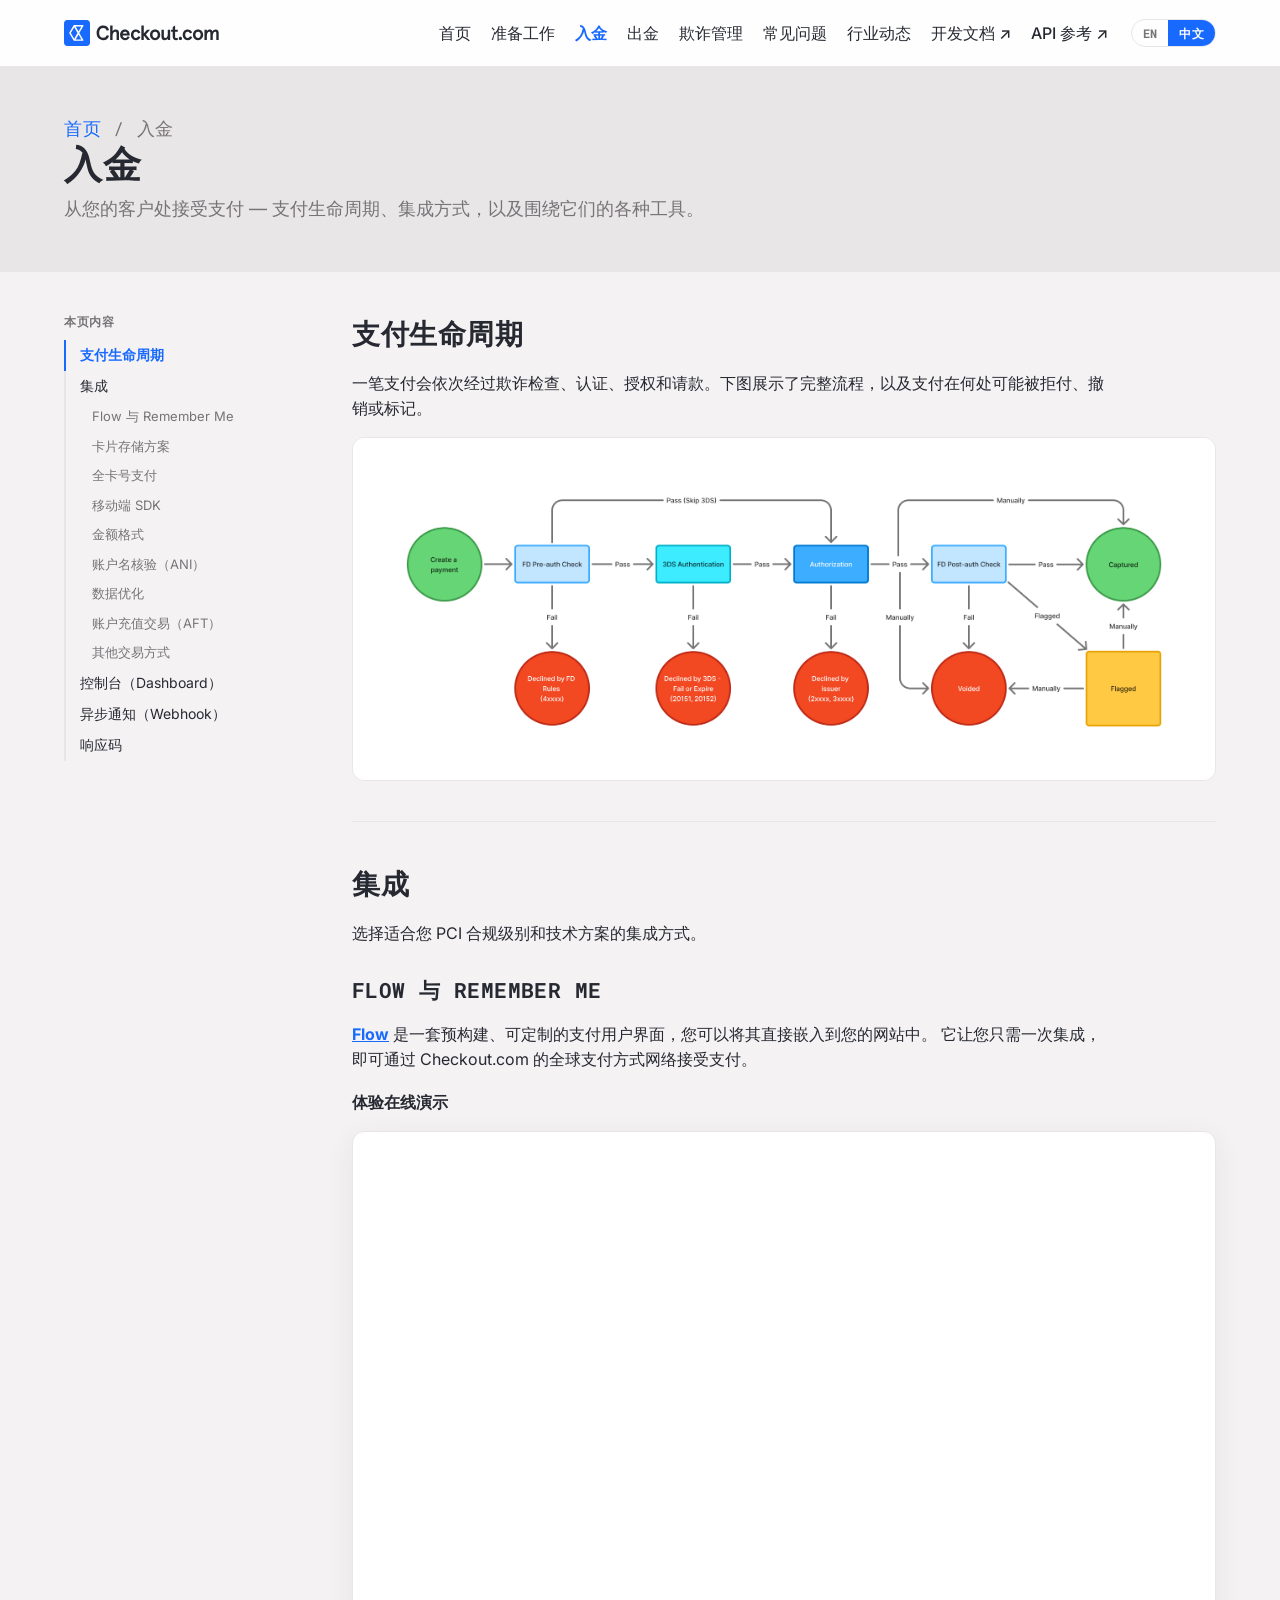
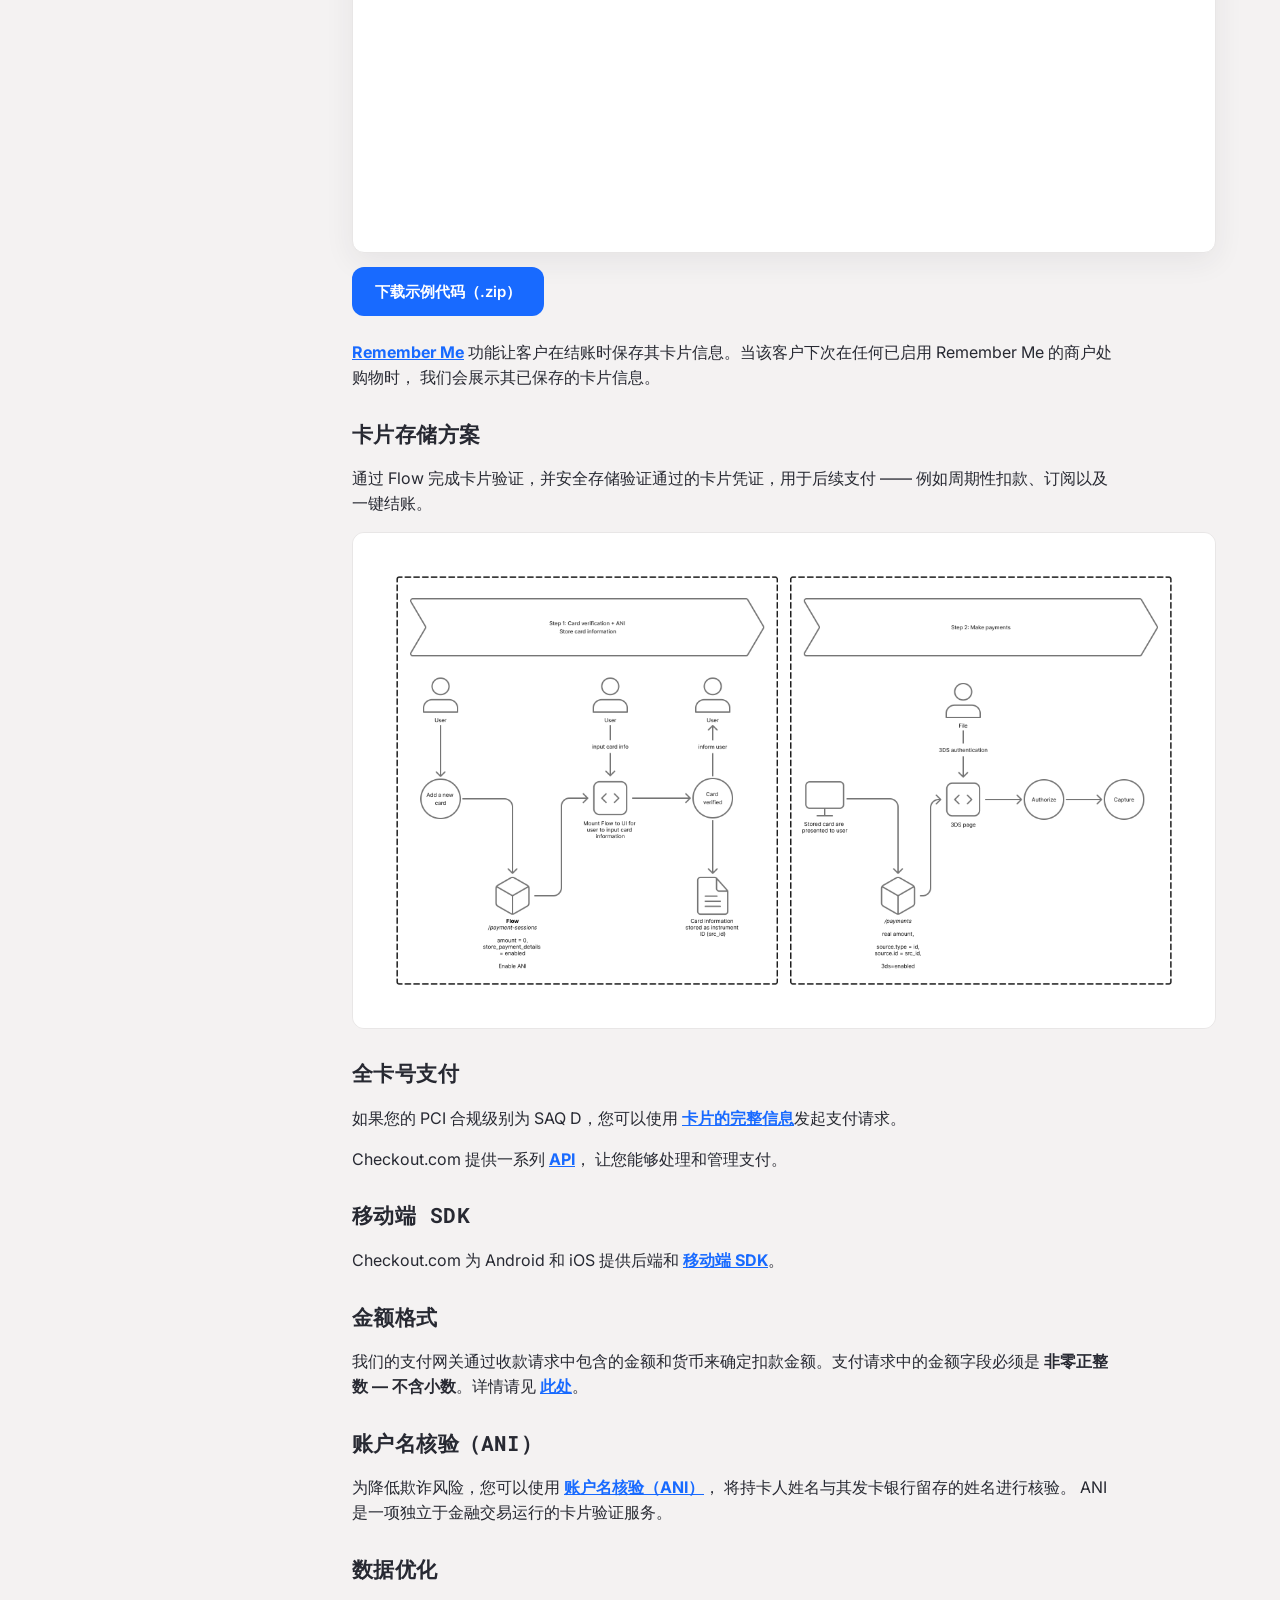
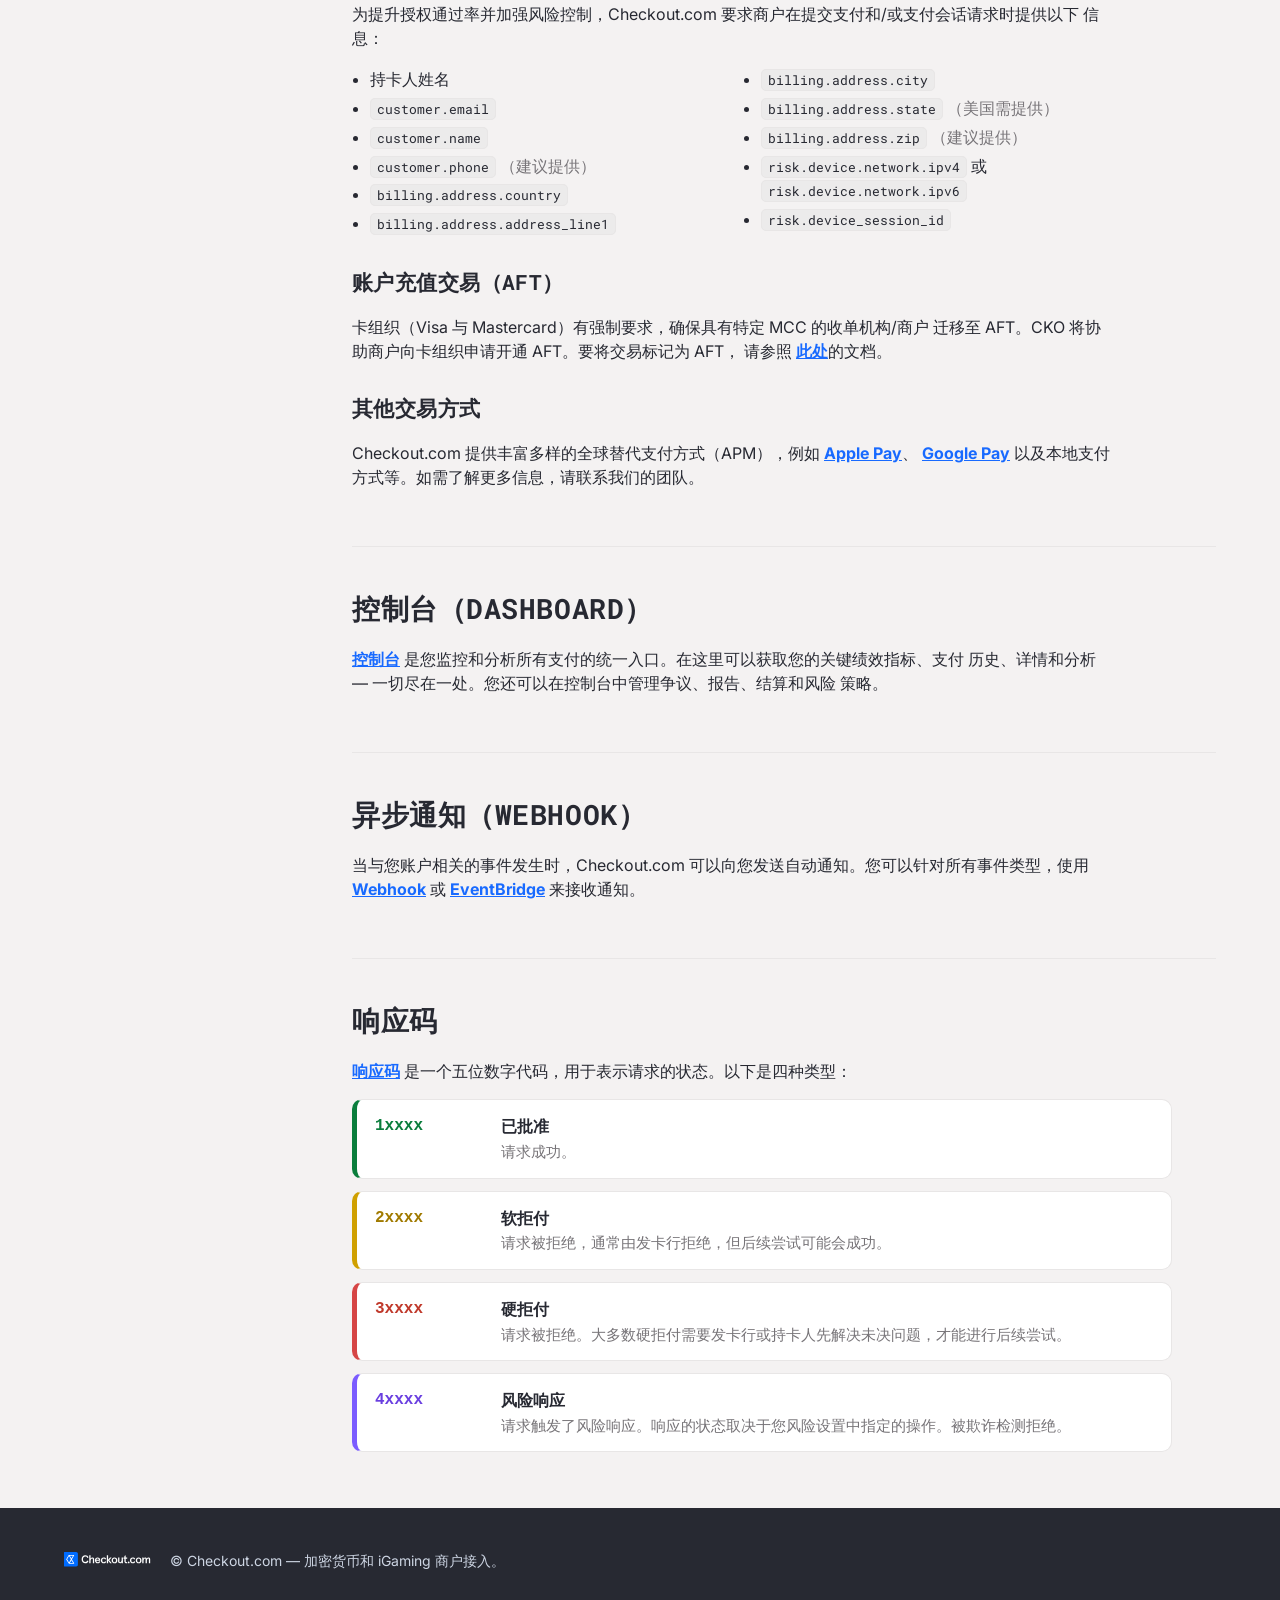
<file: zh/payin.html>
<!DOCTYPE html>
<html lang="zh">
<head>
  <meta charset="UTF-8" />
  <meta name="viewport" content="width=device-width, initial-scale=1.0" />
  <title>入金 — 商户接入 — Checkout.com</title>
  <meta name="description" content="如何使用 Checkout.com 接受支付：集成方式、支持的支付方式，以及在线 Flow 演示。" />
  <link rel="preconnect" href="https://flow.cko.solutions" />
  <link rel="preconnect" href="https://fonts.googleapis.com" />
  <link rel="preconnect" href="https://fonts.gstatic.com" crossorigin />
  <link href="https://fonts.googleapis.com/css2?family=Inter:wght@400;500;600;700&family=Roboto+Mono:wght@400;700&display=swap" rel="stylesheet" />
  <link rel="stylesheet" href="../css/styles.css?v=10" />
</head>
<body>
  <a class="skip-link" href="#main">跳转到主要内容</a>

  <header class="site-header">
    <div class="container header-inner">
      <a class="brand" href="https://www.checkout.com" target="_blank" rel="noopener" aria-label="Checkout.com">
        <img src="../assets/logo.svg" alt="Checkout.com" height="26" />
      </a>
      <nav class="site-nav" id="nav" aria-label="主导航">
        <a href="index.html">首页</a>
        <a href="preparation.html">准备工作</a>
        <a href="payin.html" class="is-active" aria-current="page">入金</a>
        <a href="payout.html">出金</a>
        <a href="fraud-management.html">欺诈管理</a>
        <a href="faq.html">常见问题</a>
        <a href="industry-news.html">行业动态</a>
        <a href="https://www.checkout.com/docs" target="_blank" rel="noopener">开发文档 ↗</a>
        <a href="https://api-reference.checkout.com/" target="_blank" rel="noopener">API 参考 ↗</a>
      </nav>
      <div class="header-right">
        <div class="lang-switch" aria-label="Language">
          <a href="../payin.html" hreflang="en" lang="en">EN</a>
          <span class="is-active">中文</span>
        </div>
        <button class="nav-toggle" aria-expanded="false" aria-controls="nav">菜单</button>
      </div>
    </div>
  </header>

  <main id="main">
    <div class="page-head">
      <div class="container">
        <p class="breadcrumb"><a href="index.html">首页</a> / 入金</p>
        <h1>入金</h1>
        <p>从您的客户处接受支付 — 支付生命周期、集成方式，以及围绕它们的各种工具。</p>
      </div>
    </div>

    <div class="doc-layout">
      <!-- In-page navigation -->
      <nav class="doc-toc" aria-label="On this page">
        <p class="toc-title">本页内容</p>
        <ul>
          <li><a href="#payment-lifecycle">支付生命周期</a></li>
          <li><a href="#integration">集成</a>
            <ul>
              <li><a href="#flow-remember-me">Flow 与 Remember Me</a></li>
              <li><a href="#store-card">卡片存储方案</a></li>
              <li><a href="#full-card-api">全卡号支付</a></li>
              <li><a href="#mobile-sdks">移动端 SDK</a></li>
              <li><a href="#amount-format">金额格式</a></li>
              <li><a href="#ani">账户名核验（ANI）</a></li>
              <li><a href="#good-practice">数据优化</a></li>
              <li><a href="#afts">账户充值交易（AFT）</a></li>
              <li><a href="#apms">其他交易方式</a></li>
            </ul>
          </li>
          <li><a href="#dashboard">控制台（Dashboard）</a></li>
          <li><a href="#webhook">异步通知（Webhook）</a></li>
          <li><a href="#response-code">响应码</a></li>
        </ul>
      </nav>

      <div class="doc-content">
        <!-- Payment Lifecycle -->
        <section class="doc-section" id="payment-lifecycle">
          <h2>支付生命周期</h2>
          <p>一笔支付会依次经过欺诈检查、认证、授权和请款。下图展示了完整流程，以及支付在何处可能被拒付、撤销或标记。</p>
          <a class="lightbox-link" href="../assets/payment-lifecycle.jpg" aria-label="全屏打开支付生命周期图">
            <img class="diagram" src="../assets/payment-lifecycle.jpg"
                 alt="支付生命周期：创建支付 → FD 授权前检查 → 3DS 认证 → 授权 → FD 授权后检查 → 已请款，并包含拒付、撤销和标记分支" loading="lazy" />
          </a>
        </section>

        <!-- Integration -->
        <section class="doc-section" id="integration">
          <h2>集成</h2>
          <p>选择适合您 PCI 合规级别和技术方案的集成方式。</p>

          <div class="subsection" id="flow-remember-me">
            <h3>Flow 与 Remember Me</h3>
            <p><a href="https://www.checkout.com/docs/payments/accept-payments/accept-a-payment-on-your-website" target="_blank" rel="noopener">Flow</a>
              是一套预构建、可定制的支付用户界面，您可以将其直接嵌入到您的网站中。
              它让您只需一次集成，即可通过 Checkout.com 的全球支付方式网络接受支付。</p>

            <p style="margin-top:18px;font-weight:600;">体验在线演示</p>
            <div class="demo-frame">
              <iframe src="https://flow.cko.solutions/" title="Checkout.com Flow customization playground"
                      loading="lazy" referrerpolicy="no-referrer" allow="payment"></iframe>
            </div>
            <p style="margin-top:14px;">
              <a class="btn btn-primary" href="https://www.checkout.com/docs/assets/downloads/flow-template.zip" download>下载示例代码（.zip）</a>
            </p>

            <p style="margin-top:24px;"><a href="https://www.checkout.com/docs/payments/accept-payments/accept-a-payment-on-your-website/extend-your-flow-integration/enable-remember-me" target="_blank" rel="noopener">Remember Me</a>
              功能让客户在结账时保存其卡片信息。当该客户下次在任何已启用 Remember Me 的商户处购物时，
              我们会展示其已保存的卡片信息。</p>
          </div>

          <div class="subsection" id="store-card">
            <h3>卡片存储方案</h3>
            <p>通过 Flow 完成卡片验证，并安全存储验证通过的卡片凭证，用于后续支付
              —— 例如周期性扣款、订阅以及一键结账。</p>
            <a class="lightbox-link" href="../assets/product-flow.jpg" aria-label="全屏打开卡片存储方案流程图">
              <img class="diagram" src="../assets/product-flow.jpg"
                   alt="卡片存储方案：通过 Flow 完成卡片验证，并存储验证通过的卡片凭证用于后续支付" loading="lazy" />
            </a>
          </div>

          <div class="subsection" id="full-card-api">
            <h3>全卡号支付</h3>
            <p>如果您的 PCI 合规级别为 SAQ D，您可以使用
              <a href="https://www.checkout.com/docs/payments/accept-payments/accept-a-payment-using-the-payments-api#Request_a_payment_with_full_card_details" target="_blank" rel="noopener">卡片的完整信息</a>发起支付请求。</p>
            <p>Checkout.com 提供一系列
              <a href="https://api-reference.checkout.com/" target="_blank" rel="noopener">API</a>，
              让您能够处理和管理支付。</p>
          </div>

          <div class="subsection" id="mobile-sdks">
            <h3>移动端 SDK</h3>
            <p>Checkout.com 为 Android 和 iOS 提供后端和
              <a href="https://www.checkout.com/docs/developer-resources/sdks" target="_blank" rel="noopener">移动端 SDK</a>。</p>
          </div>

          <div class="subsection" id="amount-format">
            <h3>金额格式</h3>
            <p>我们的支付网关通过收款请求中包含的金额和货币来确定扣款金额。支付请求中的金额字段必须是
              <strong>非零正整数 — 不含小数</strong>。详情请见
              <a href="https://www.checkout.com/docs/payments/accept-payments/format-the-amount-value" target="_blank" rel="noopener">此处</a>。</p>
          </div>

          <div class="subsection" id="ani">
            <h3>账户名核验（ANI）</h3>
            <p>为降低欺诈风险，您可以使用
              <a href="https://www.checkout.com/docs/payments/authenticate-payments/verify-a-card#Request_an_Account_Name_Inquiry" target="_blank" rel="noopener">账户名核验（ANI）</a>，
              将持卡人姓名与其发卡银行留存的姓名进行核验。
              ANI 是一项独立于金融交易运行的卡片验证服务。</p>
          </div>

          <div class="subsection" id="good-practice">
            <h3>数据优化</h3>
            <p>为提升授权通过率并加强风险控制，Checkout.com 要求商户在提交支付和/或支付会话请求时提供以下
              信息：</p>
            <ul class="field-list">
              <li>持卡人姓名</li>
              <li><code>customer.email</code></li>
              <li><code>customer.name</code></li>
              <li><code>customer.phone</code> <span class="muted">（建议提供）</span></li>
              <li><code>billing.address.country</code></li>
              <li><code>billing.address.address_line1</code></li>
              <li><code>billing.address.city</code></li>
              <li><code>billing.address.state</code> <span class="muted">（美国需提供）</span></li>
              <li><code>billing.address.zip</code> <span class="muted">（建议提供）</span></li>
              <li><code>risk.device.network.ipv4</code> 或 <code>risk.device.network.ipv6</code></li>
              <li><code>risk.device_session_id</code></li>
            </ul>
          </div>

          <div class="subsection" id="afts">
            <h3>账户充值交易（AFT）</h3>
            <p>卡组织（Visa 与 Mastercard）有强制要求，确保具有特定 MCC 的收单机构/商户
              迁移至 AFT。CKO 将协助商户向卡组织申请开通 AFT。要将交易标记为 AFT，
              请参照
              <a href="https://www.checkout.com/docs/payments/manage-payments/perform-an-account-funding-transaction" target="_blank" rel="noopener">此处</a>的文档。</p>
          </div>

          <div class="subsection" id="apms">
            <h3>其他交易方式</h3>
            <p>Checkout.com 提供丰富多样的全球替代支付方式（APM），例如
              <a href="https://www.checkout.com/docs/payments/add-payment-methods/apple-pay" target="_blank" rel="noopener">Apple Pay</a>、
              <a href="https://www.checkout.com/docs/payments/add-payment-methods/google-pay" target="_blank" rel="noopener">Google Pay</a>
              以及本地支付方式等。如需了解更多信息，请联系我们的团队。</p>
          </div>
        </section>

        <!-- Dashboard -->
        <section class="doc-section" id="dashboard">
          <h2>控制台（Dashboard）</h2>
          <p><a href="https://www.checkout.com/docs/business-operations/use-the-dashboard" target="_blank" rel="noopener">控制台</a>
            是您监控和分析所有支付的统一入口。在这里可以获取您的关键绩效指标、支付
            历史、详情和分析 — 一切尽在一处。您还可以在控制台中管理争议、报告、结算和风险
            策略。</p>
        </section>

        <!-- Webhook -->
        <section class="doc-section" id="webhook">
          <h2>异步通知（Webhook）</h2>
          <p>当与您账户相关的事件发生时，Checkout.com 可以向您发送自动通知。您可以针对所有事件类型，使用
            <a href="https://www.checkout.com/docs/developer-resources/event-notifications/receive-webhooks" target="_blank" rel="noopener">Webhook</a>
            或
            <a href="https://www.checkout.com/docs/developer-resources/event-notifications/receive-events-in-eventbridge" target="_blank" rel="noopener">EventBridge</a>
            来接收通知。</p>
        </section>

        <!-- Response Code -->
        <section class="doc-section" id="response-code">
          <h2>响应码</h2>
          <p><a href="https://www.checkout.com/docs/developer-resources/codes/api-response-codes" target="_blank" rel="noopener">响应码</a>
            是一个五位数字代码，用于表示请求的状态。以下是四种类型：</p>
          <div class="rc-list">
            <div class="rc approved">
              <span class="rc-code">1xxxx</span>
              <div><span class="rc-title">已批准</span><p>请求成功。</p></div>
            </div>
            <div class="rc soft">
              <span class="rc-code">2xxxx</span>
              <div><span class="rc-title">软拒付</span><p>请求被拒绝，通常由发卡行拒绝，但后续尝试可能会成功。</p></div>
            </div>
            <div class="rc hard">
              <span class="rc-code">3xxxx</span>
              <div><span class="rc-title">硬拒付</span><p>请求被拒绝。大多数硬拒付需要发卡行或持卡人先解决未决问题，才能进行后续尝试。</p></div>
            </div>
            <div class="rc risk">
              <span class="rc-code">4xxxx</span>
              <div><span class="rc-title">风险响应</span><p>请求触发了风险响应。响应的状态取决于您风险设置中指定的操作。被欺诈检测拒绝。</p></div>
            </div>
          </div>
        </section>
      </div>
    </div>
  </main>

  <footer class="site-footer">
    <div class="container footer-inner">
      <img src="../assets/logo-white.svg" alt="Checkout.com" height="24" />
      <p>© Checkout.com — 加密货币和 iGaming 商户接入。</p>
    </div>
  </footer>

  <script src="../js/main.js?v=3" defer></script>
</body>
</html>
</file>
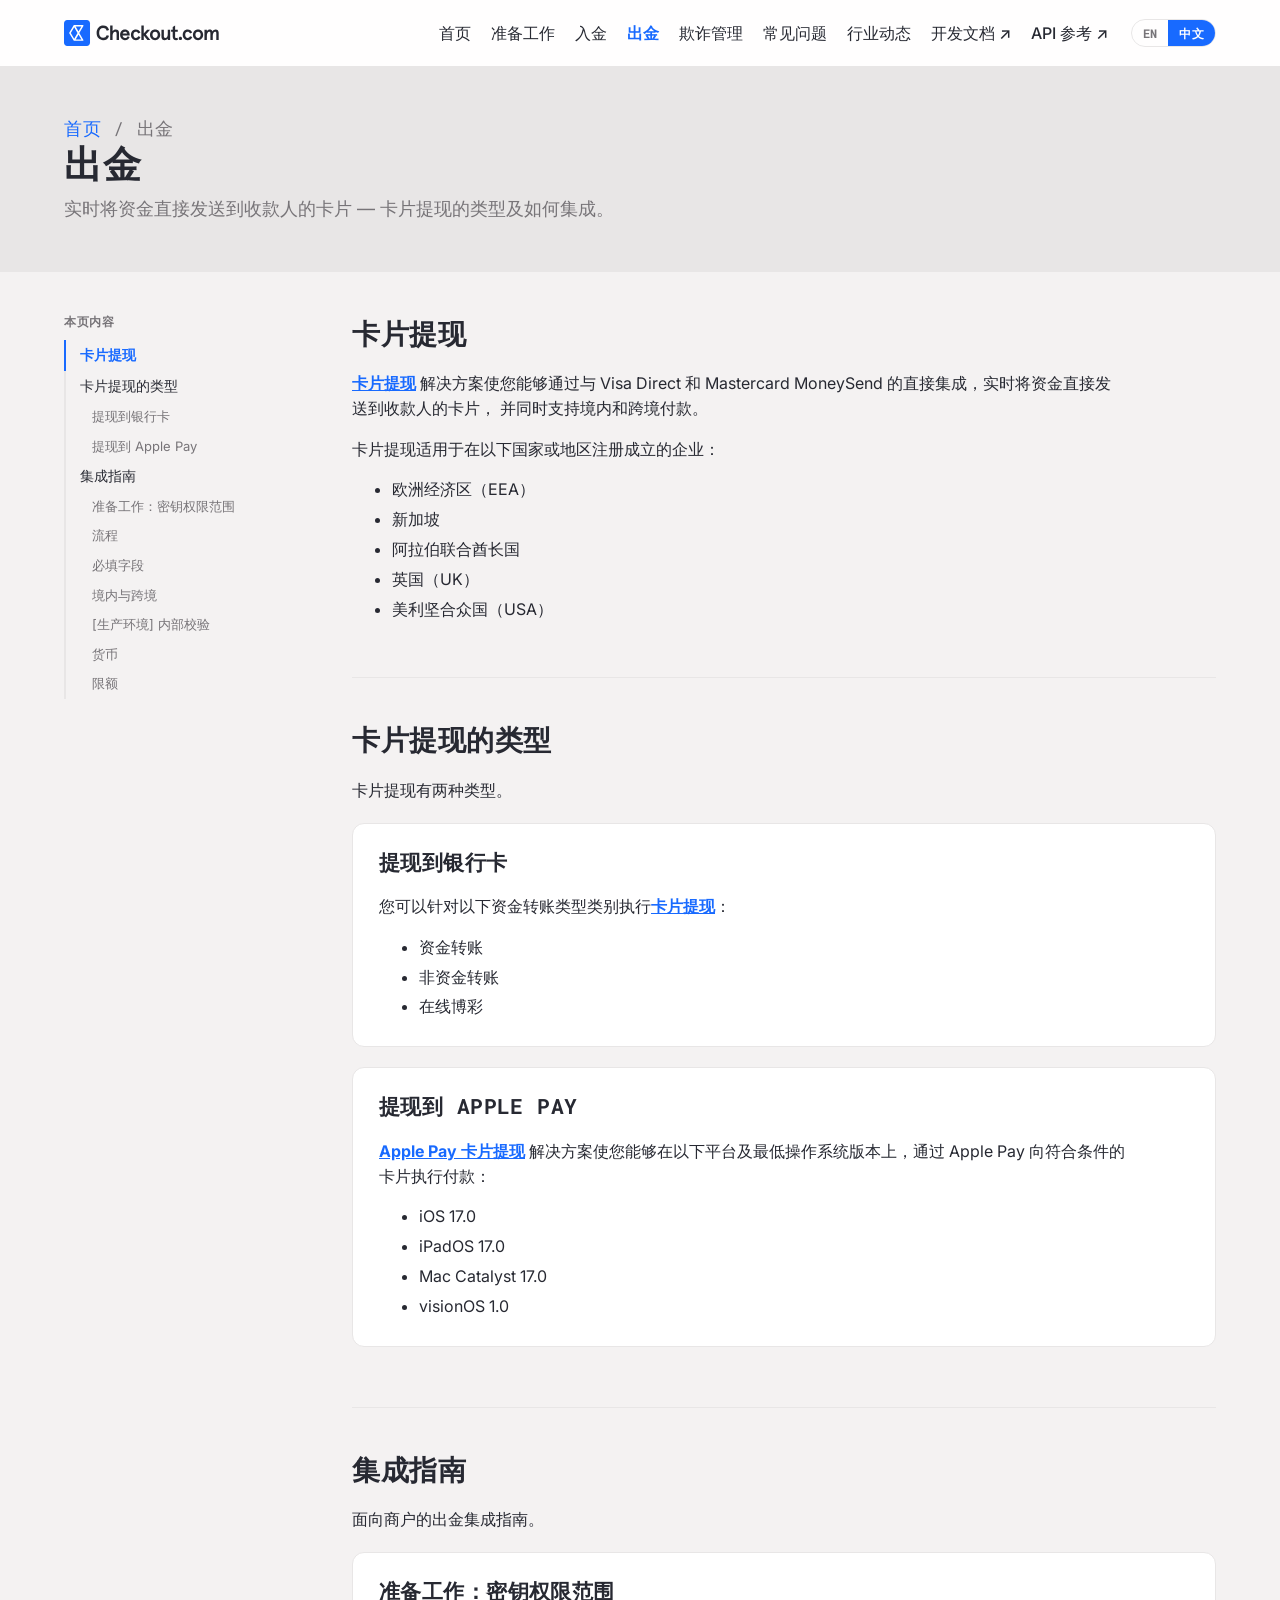
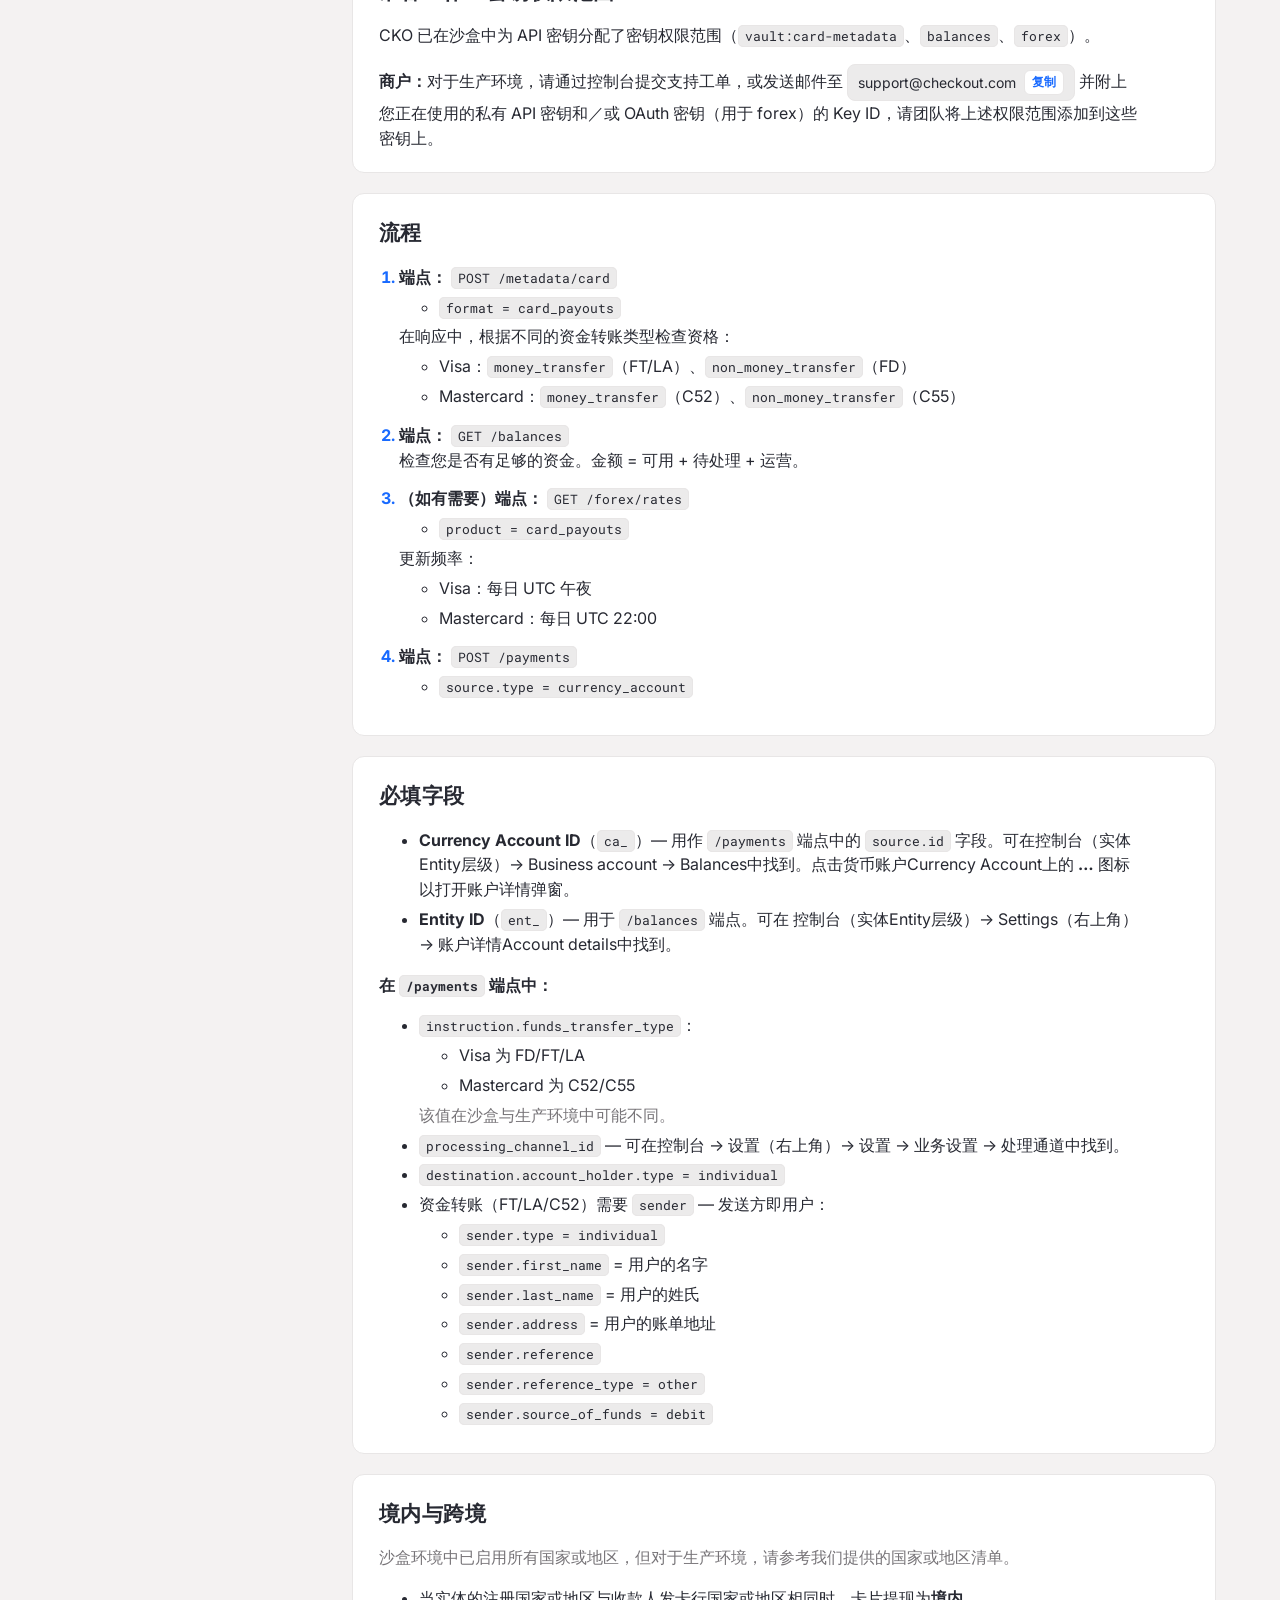
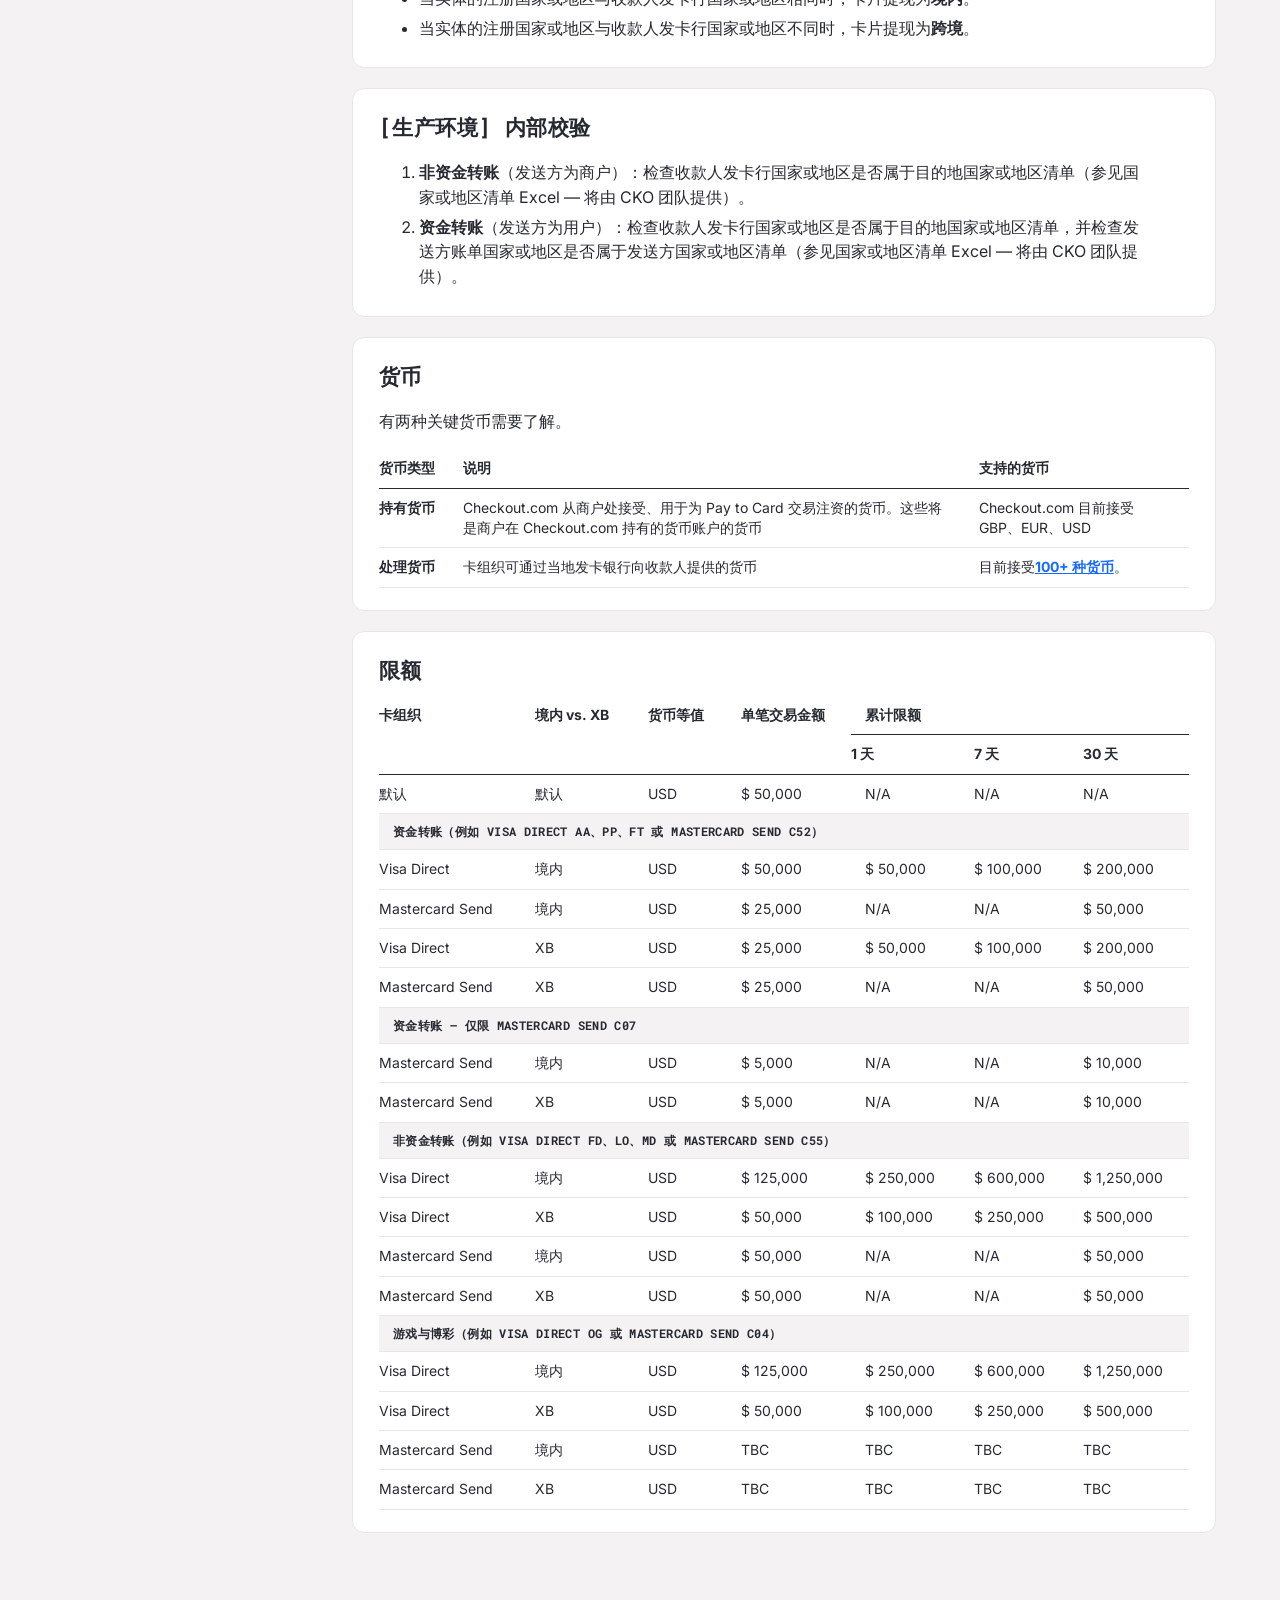
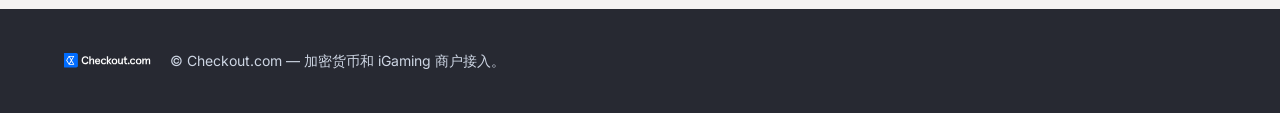
<file: zh/payout.html>
<!DOCTYPE html>
<html lang="zh">
<head>
  <meta charset="UTF-8" />
  <meta name="viewport" content="width=device-width, initial-scale=1.0" />
  <title>出金 — 商户接入 — Checkout.com</title>
  <meta name="description" content="如何通过 Checkout.com 付款发送资金：卡片提现、账户转账以及 AFT 流程。" />
  <link rel="preconnect" href="https://fonts.googleapis.com" />
  <link rel="preconnect" href="https://fonts.gstatic.com" crossorigin />
  <link href="https://fonts.googleapis.com/css2?family=Inter:wght@400;500;600;700&family=Roboto+Mono:wght@400;700&display=swap" rel="stylesheet" />
  <link rel="stylesheet" href="../css/styles.css?v=10" />
</head>
<body>
  <a class="skip-link" href="#main">跳转到主要内容</a>

  <header class="site-header">
    <div class="container header-inner">
      <a class="brand" href="https://www.checkout.com" target="_blank" rel="noopener" aria-label="Checkout.com">
        <img src="../assets/logo.svg" alt="Checkout.com" height="26" />
      </a>
      <nav class="site-nav" id="nav" aria-label="主导航">
        <a href="index.html">首页</a>
        <a href="preparation.html">准备工作</a>
        <a href="payin.html">入金</a>
        <a href="payout.html" class="is-active" aria-current="page">出金</a>
        <a href="fraud-management.html">欺诈管理</a>
        <a href="faq.html">常见问题</a>
        <a href="industry-news.html">行业动态</a>
        <a href="https://www.checkout.com/docs" target="_blank" rel="noopener">开发文档 ↗</a>
        <a href="https://api-reference.checkout.com/" target="_blank" rel="noopener">API 参考 ↗</a>
      </nav>
      <div class="header-right">
        <div class="lang-switch" aria-label="Language">
          <a href="../payout.html" hreflang="en" lang="en">EN</a>
          <span class="is-active">中文</span>
        </div>
        <button class="nav-toggle" aria-expanded="false" aria-controls="nav">菜单</button>
      </div>
    </div>
  </header>

  <main id="main">
    <div class="page-head">
      <div class="container">
        <p class="breadcrumb"><a href="index.html">首页</a> / 出金</p>
        <h1>出金</h1>
        <p>实时将资金直接发送到收款人的卡片 — 卡片提现的类型及如何集成。</p>
      </div>
    </div>

    <div class="doc-layout">
      <!-- In-page navigation -->
      <nav class="doc-toc" aria-label="On this page">
        <p class="toc-title">本页内容</p>
        <ul>
          <li><a href="#card-payouts">卡片提现</a></li>
          <li><a href="#types">卡片提现的类型</a>
            <ul>
              <li><a href="#card-payout">提现到银行卡</a></li>
              <li><a href="#apple-pay-card-payout">提现到 Apple Pay</a></li>
            </ul>
          </li>
          <li><a href="#integration-guide">集成指南</a>
            <ul>
              <li><a href="#key-scopes">准备工作：密钥权限范围</a></li>
              <li><a href="#process">流程</a></li>
              <li><a href="#required-fields">必填字段</a></li>
              <li><a href="#domestic-vs-cross-border">境内与跨境</a></li>
              <li><a href="#internal-validation">[生产环境] 内部校验</a></li>
              <li><a href="#currencies">货币</a></li>
              <li><a href="#limits">限额</a></li>
            </ul>
          </li>
        </ul>
      </nav>

      <div class="doc-content">
        <!-- Card Payouts -->
        <section class="doc-section" id="card-payouts">
          <h2>卡片提现</h2>
          <p><a href="https://www.checkout.com/docs/payments/request-payouts/card-payouts" target="_blank" rel="noopener">卡片提现</a>
            解决方案使您能够通过与 Visa Direct 和 Mastercard MoneySend 的直接集成，实时将资金直接发送到收款人的卡片，
            并同时支持境内和跨境付款。</p>
          <p>卡片提现适用于在以下国家或地区注册成立的企业：</p>
          <ul>
            <li>欧洲经济区（EEA）</li>
            <li>新加坡</li>
            <li>阿拉伯联合酋长国</li>
            <li>英国（UK）</li>
            <li>美利坚合众国（USA）</li>
          </ul>
        </section>

        <!-- Types -->
        <section class="doc-section" id="types">
          <h2>卡片提现的类型</h2>
          <p>卡片提现有两种类型。</p>

          <div class="subsection box" id="card-payout">
            <h3>提现到银行卡</h3>
            <p>您可以针对以下资金转账类型类别执行<a href="https://www.checkout.com/docs/payments/request-payouts/card-payouts/request-a-card-payout" target="_blank" rel="noopener">卡片提现</a>：</p>
            <ul>
              <li>资金转账</li>
              <li>非资金转账</li>
              <li>在线博彩</li>
            </ul>
          </div>

          <div class="subsection box" id="apple-pay-card-payout">
            <h3>提现到 Apple Pay</h3>
            <p><a href="https://www.checkout.com/docs/payments/request-payouts/card-payouts/request-an-apple-pay-card-payout" target="_blank" rel="noopener">Apple Pay 卡片提现</a>
              解决方案使您能够在以下平台及最低操作系统版本上，通过 Apple Pay 向符合条件的卡片执行付款：</p>
            <ul>
              <li>iOS 17.0</li>
              <li>iPadOS 17.0</li>
              <li>Mac Catalyst 17.0</li>
              <li>visionOS 1.0</li>
            </ul>
          </div>
        </section>

        <!-- Integration guide -->
        <section class="doc-section" id="integration-guide">
          <h2>集成指南</h2>
          <p>面向商户的出金集成指南。</p>

          <!-- Key scopes -->
          <div class="subsection box" id="key-scopes">
            <h3>准备工作：密钥权限范围</h3>
            <p>CKO 已在沙盒中为 API 密钥分配了密钥权限范围（<code>vault:card-metadata</code>、<code>balances</code>、<code>forex</code>）。</p>
            <p><strong>商户：</strong>对于生产环境，请通过控制台提交支持工单，或发送邮件至
              <button type="button" class="copy-chip" data-email="support@checkout.com" aria-label="复制 support@checkout.com"><span>support@checkout.com</span><span class="cc-copy">复制</span></button>
              并附上您正在使用的私有 API 密钥和／或 OAuth 密钥（用于 forex）的 Key ID，请团队将上述权限范围添加到这些密钥上。</p>
          </div>

          <!-- Process -->
          <div class="subsection box" id="process">
            <h3>流程</h3>
            <ol class="proc">
              <li>
                <strong>端点：</strong> <code>POST /metadata/card</code>
                <ul>
                  <li><code>format = card_payouts</code></li>
                </ul>
                在响应中，根据不同的资金转账类型检查资格：
                <ul>
                  <li>Visa：<code>money_transfer</code>（FT/LA）、<code>non_money_transfer</code>（FD）</li>
                  <li>Mastercard：<code>money_transfer</code>（C52）、<code>non_money_transfer</code>（C55）</li>
                </ul>
              </li>
              <li>
                <strong>端点：</strong> <code>GET /balances</code><br />
                检查您是否有足够的资金。金额 = 可用 + 待处理 + 运营。
              </li>
              <li>
                <strong>（如有需要）端点：</strong> <code>GET /forex/rates</code>
                <ul>
                  <li><code>product = card_payouts</code></li>
                </ul>
                更新频率：
                <ul>
                  <li>Visa：每日 UTC 午夜</li>
                  <li>Mastercard：每日 UTC 22:00</li>
                </ul>
              </li>
              <li>
                <strong>端点：</strong> <code>POST /payments</code>
                <ul>
                  <li><code>source.type = currency_account</code></li>
                </ul>
              </li>
            </ol>
          </div>

          <!-- Required fields -->
          <div class="subsection box" id="required-fields">
            <h3>必填字段</h3>
            <ul>
              <li><strong>Currency Account ID</strong>（<code>ca_</code>）— 用作
                <code>/payments</code> 端点中的 <code>source.id</code> 字段。可在控制台（实体Entity层级）→ Business account → Balances中找到。点击货币账户Currency Account上的
                <strong>…</strong> 图标以打开账户详情弹窗。</li>
              <li><strong>Entity ID</strong>（<code>ent_</code>）— 用于 <code>/balances</code> 端点。可在
                控制台（实体Entity层级）→ Settings（右上角）→ 账户详情Account details中找到。</li>
            </ul>

            <p><strong>在 <code>/payments</code> 端点中：</strong></p>
            <ul>
              <li><code>instruction.funds_transfer_type</code>：
                <ul>
                  <li>Visa 为 FD/FT/LA</li>
                  <li>Mastercard 为 C52/C55</li>
                </ul>
                <span class="muted">该值在沙盒与生产环境中可能不同。</span>
              </li>
              <li><code>processing_channel_id</code> — 可在控制台 → 设置（右上角）→ 设置 →
                业务设置 → 处理通道中找到。</li>
              <li><code>destination.account_holder.type = individual</code></li>
              <li>资金转账（FT/LA/C52）需要 <code>sender</code> — 发送方即用户：
                <ul>
                  <li><code>sender.type = individual</code></li>
                  <li><code>sender.first_name</code> = 用户的名字</li>
                  <li><code>sender.last_name</code> = 用户的姓氏</li>
                  <li><code>sender.address</code> = 用户的账单地址</li>
                  <li><code>sender.reference</code></li>
                  <li><code>sender.reference_type = other</code></li>
                  <li><code>sender.source_of_funds = debit</code></li>
                </ul>
              </li>
            </ul>
          </div>

          <!-- Domestic vs cross-border -->
          <div class="subsection box" id="domestic-vs-cross-border">
            <h3>境内与跨境</h3>
            <p class="muted">沙盒环境中已启用所有国家或地区，但对于生产环境，请参考我们提供的国家或地区清单。</p>
            <ul>
              <li>当实体的注册国家或地区与收款人发卡行国家或地区相同时，卡片提现为<strong>境内</strong>。</li>
              <li>当实体的注册国家或地区与收款人发卡行国家或地区不同时，卡片提现为<strong>跨境</strong>。</li>
            </ul>
          </div>

          <!-- [Production] Internal validation -->
          <div class="subsection box" id="internal-validation">
            <h3>[生产环境] 内部校验</h3>
            <ol>
              <li><strong>非资金转账</strong>（发送方为商户）：检查收款人发卡行国家或地区是否属于目的地国家或地区清单（参见国家或地区清单 Excel — 将由 CKO 团队提供）。</li>
              <li><strong>资金转账</strong>（发送方为用户）：检查收款人发卡行国家或地区是否属于目的地国家或地区清单，并检查发送方账单国家或地区是否属于发送方国家或地区清单（参见国家或地区清单 Excel — 将由 CKO 团队提供）。</li>
            </ol>
          </div>

          <!-- Currencies -->
          <div class="subsection box" id="currencies">
            <h3>货币</h3>
            <p>有两种关键货币需要了解。</p>
            <table class="data-table">
              <thead>
                <tr>
                  <th scope="col">货币类型</th>
                  <th scope="col">说明</th>
                  <th scope="col">支持的货币</th>
                </tr>
              </thead>
              <tbody>
                <tr>
                  <th scope="row">持有货币</th>
                  <td>Checkout.com 从商户处接受、用于为 Pay to Card 交易注资的货币。这些将是商户在 Checkout.com 持有的货币账户的货币</td>
                  <td>Checkout.com 目前接受 GBP、EUR、USD</td>
                </tr>
                <tr>
                  <th scope="row">处理货币</th>
                  <td>卡组织可通过当地发卡银行向收款人提供的货币</td>
                  <td>目前接受<a href="https://www.checkout.com/docs/developer-resources/codes/currency-codes" target="_blank" rel="noopener">100+ 种货币</a>。</td>
                </tr>
              </tbody>
            </table>
          </div>

          <!-- Limits -->
          <div class="subsection box" id="limits">
            <h3>限额</h3>
            <table class="data-table">
              <thead>
                <tr>
                  <th scope="col" rowspan="2">卡组织</th>
                  <th scope="col" rowspan="2">境内 vs. XB</th>
                  <th scope="col" rowspan="2">货币等值</th>
                  <th scope="col" rowspan="2">单笔交易金额</th>
                  <th scope="col" colspan="3">累计限额</th>
                </tr>
                <tr>
                  <th scope="col">1 天</th>
                  <th scope="col">7 天</th>
                  <th scope="col">30 天</th>
                </tr>
              </thead>
              <tbody>
                <tr>
                  <td>默认</td><td>默认</td><td>USD</td>
                  <td class="num">$ 50,000</td><td class="num">N/A</td><td class="num">N/A</td><td class="num">N/A</td>
                </tr>

                <tr class="cat"><th colspan="7">资金转账（例如 Visa Direct AA、PP、FT 或 Mastercard Send C52）</th></tr>
                <tr>
                  <td>Visa Direct</td><td>境内</td><td>USD</td>
                  <td class="num">$ 50,000</td><td class="num">$ 50,000</td><td class="num">$ 100,000</td><td class="num">$ 200,000</td>
                </tr>
                <tr>
                  <td>Mastercard Send</td><td>境内</td><td>USD</td>
                  <td class="num">$ 25,000</td><td class="num">N/A</td><td class="num">N/A</td><td class="num">$ 50,000</td>
                </tr>
                <tr>
                  <td>Visa Direct</td><td>XB</td><td>USD</td>
                  <td class="num">$ 25,000</td><td class="num">$ 50,000</td><td class="num">$ 100,000</td><td class="num">$ 200,000</td>
                </tr>
                <tr>
                  <td>Mastercard Send</td><td>XB</td><td>USD</td>
                  <td class="num">$ 25,000</td><td class="num">N/A</td><td class="num">N/A</td><td class="num">$ 50,000</td>
                </tr>

                <tr class="cat"><th colspan="7">资金转账 – 仅限 Mastercard Send C07</th></tr>
                <tr>
                  <td>Mastercard Send</td><td>境内</td><td>USD</td>
                  <td class="num">$ 5,000</td><td class="num">N/A</td><td class="num">N/A</td><td class="num">$ 10,000</td>
                </tr>
                <tr>
                  <td>Mastercard Send</td><td>XB</td><td>USD</td>
                  <td class="num">$ 5,000</td><td class="num">N/A</td><td class="num">N/A</td><td class="num">$ 10,000</td>
                </tr>

                <tr class="cat"><th colspan="7">非资金转账（例如 Visa Direct FD、LO、MD 或 Mastercard Send C55）</th></tr>
                <tr>
                  <td>Visa Direct</td><td>境内</td><td>USD</td>
                  <td class="num">$ 125,000</td><td class="num">$ 250,000</td><td class="num">$ 600,000</td><td class="num">$ 1,250,000</td>
                </tr>
                <tr>
                  <td>Visa Direct</td><td>XB</td><td>USD</td>
                  <td class="num">$ 50,000</td><td class="num">$ 100,000</td><td class="num">$ 250,000</td><td class="num">$ 500,000</td>
                </tr>
                <tr>
                  <td>Mastercard Send</td><td>境内</td><td>USD</td>
                  <td class="num">$ 50,000</td><td class="num">N/A</td><td class="num">N/A</td><td class="num">$ 50,000</td>
                </tr>
                <tr>
                  <td>Mastercard Send</td><td>XB</td><td>USD</td>
                  <td class="num">$ 50,000</td><td class="num">N/A</td><td class="num">N/A</td><td class="num">$ 50,000</td>
                </tr>

                <tr class="cat"><th colspan="7">游戏与博彩（例如 Visa Direct OG 或 Mastercard Send C04）</th></tr>
                <tr>
                  <td>Visa Direct</td><td>境内</td><td>USD</td>
                  <td class="num">$ 125,000</td><td class="num">$ 250,000</td><td class="num">$ 600,000</td><td class="num">$ 1,250,000</td>
                </tr>
                <tr>
                  <td>Visa Direct</td><td>XB</td><td>USD</td>
                  <td class="num">$ 50,000</td><td class="num">$ 100,000</td><td class="num">$ 250,000</td><td class="num">$ 500,000</td>
                </tr>
                <tr>
                  <td>Mastercard Send</td><td>境内</td><td>USD</td>
                  <td class="num">TBC</td><td class="num">TBC</td><td class="num">TBC</td><td class="num">TBC</td>
                </tr>
                <tr>
                  <td>Mastercard Send</td><td>XB</td><td>USD</td>
                  <td class="num">TBC</td><td class="num">TBC</td><td class="num">TBC</td><td class="num">TBC</td>
                </tr>
              </tbody>
            </table>
          </div>
        </section>
      </div>
    </div>
  </main>

  <footer class="site-footer">
    <div class="container footer-inner">
      <img src="../assets/logo-white.svg" alt="Checkout.com" height="24" />
      <p>© Checkout.com — 加密货币和 iGaming 商户接入。</p>
    </div>
  </footer>

  <script src="../js/main.js?v=3" defer></script>
</body>
</html>
</file>
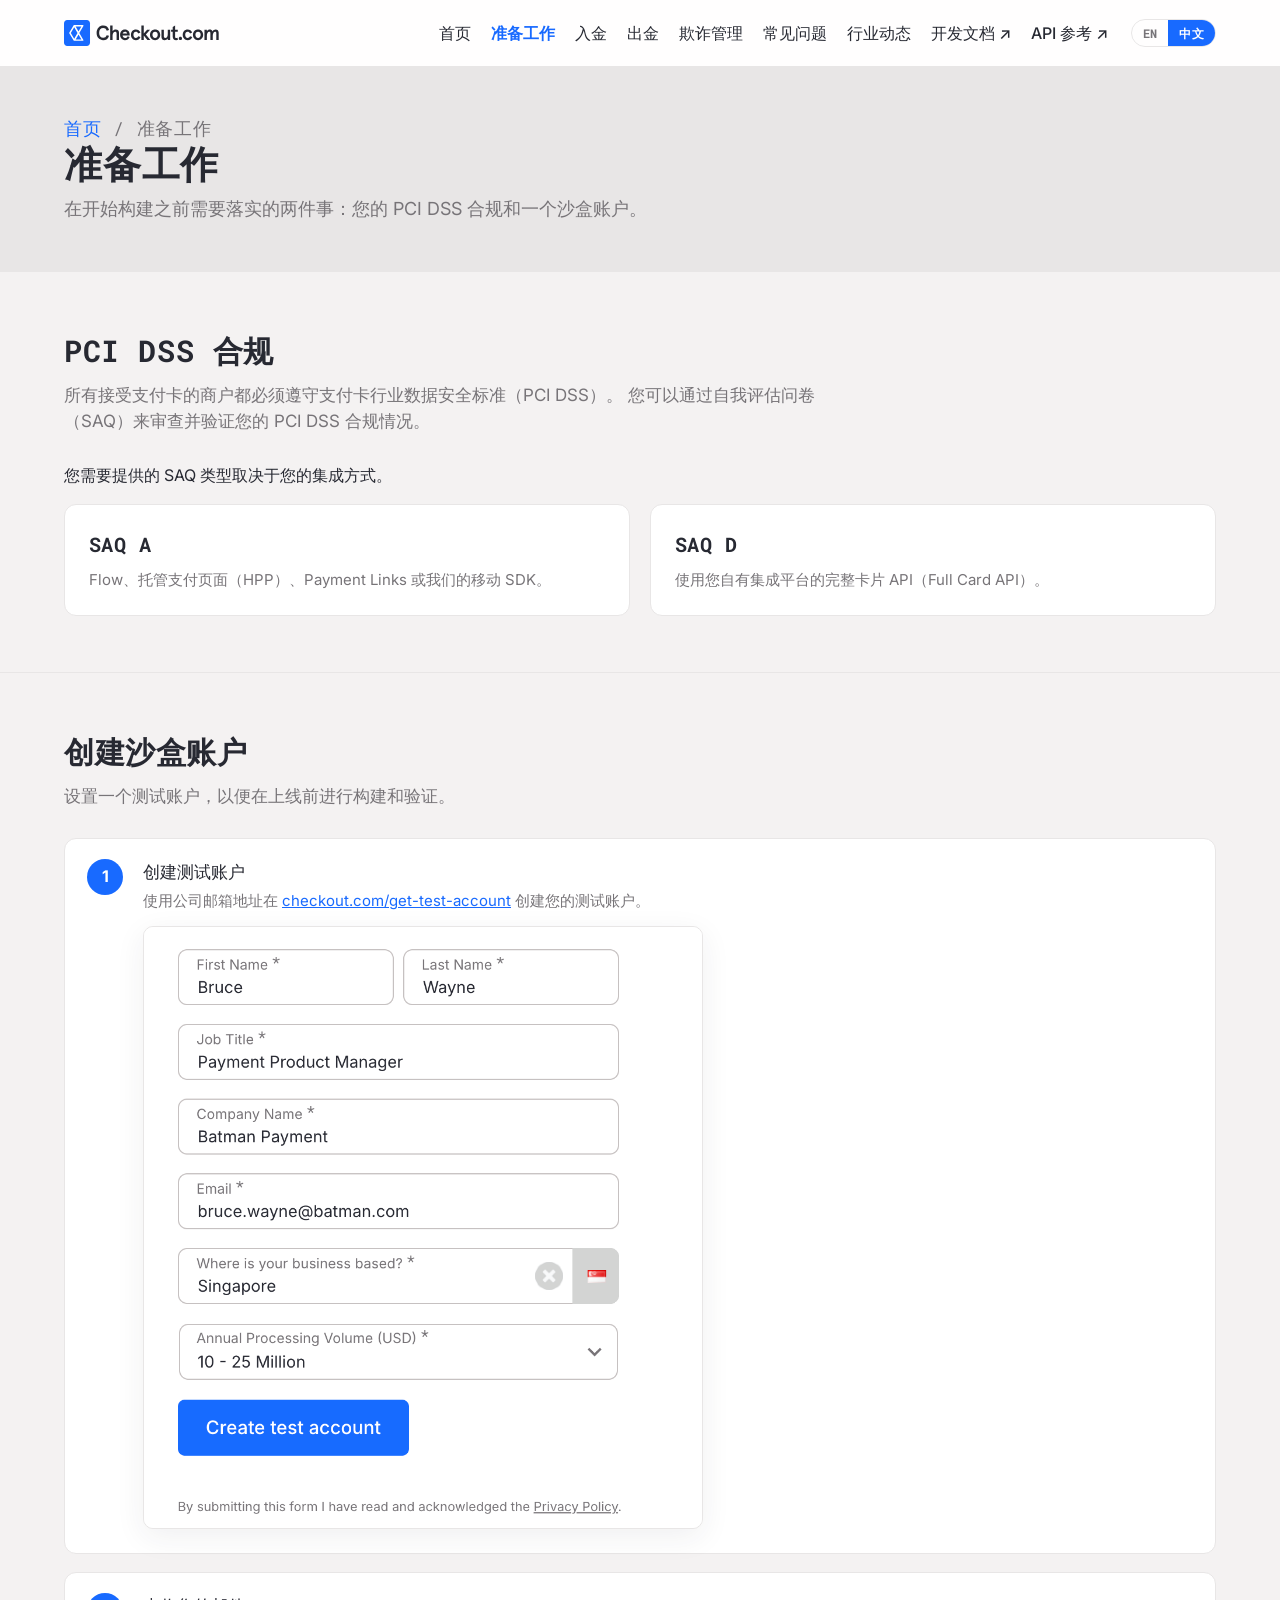
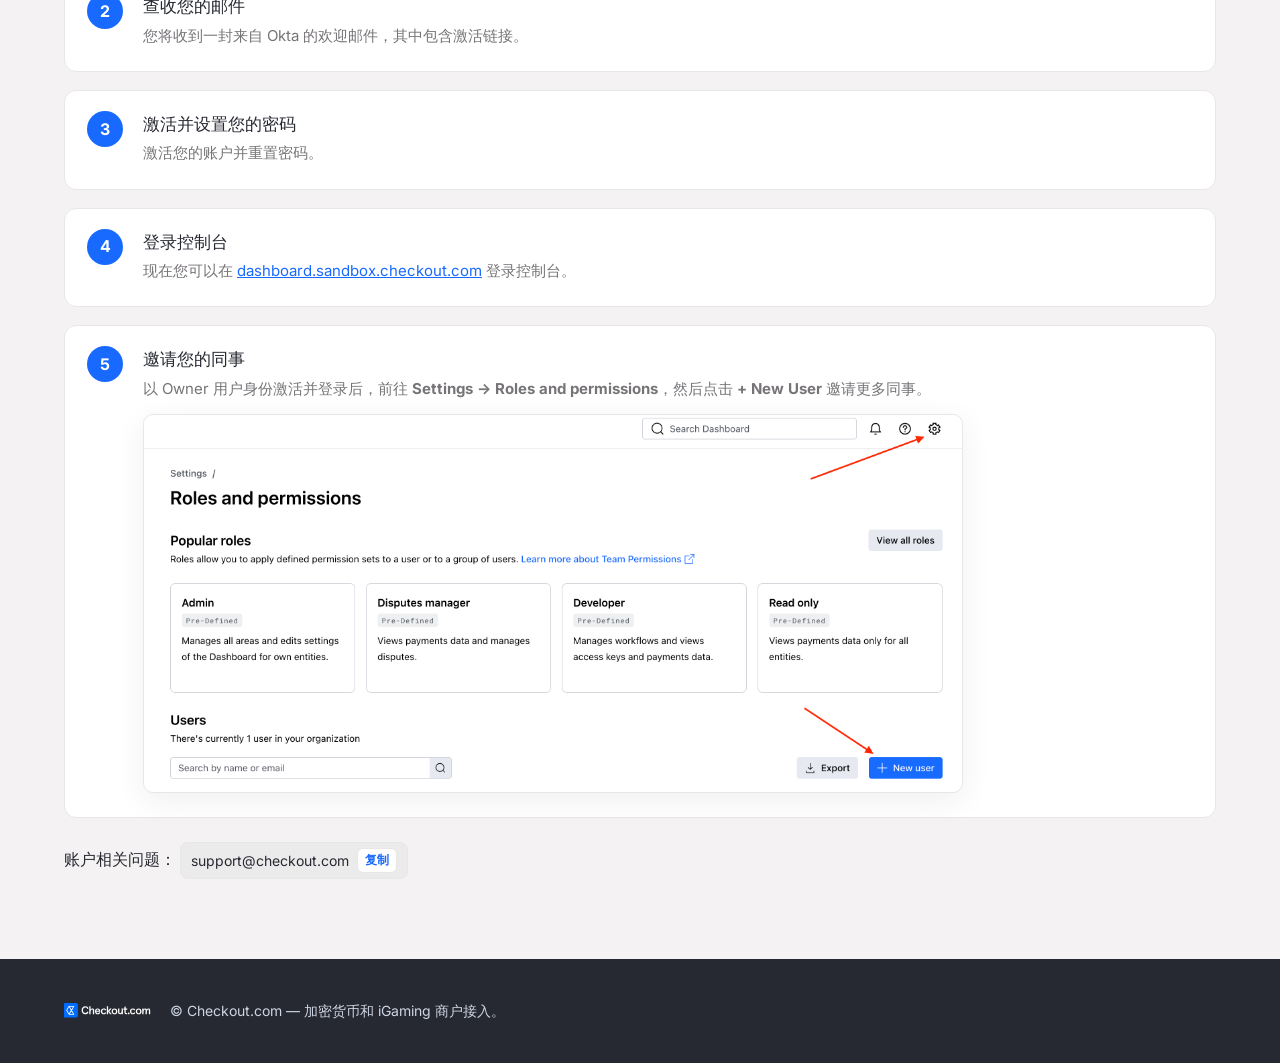
<file: zh/preparation.html>
<!DOCTYPE html>
<html lang="zh">
<head>
  <meta charset="UTF-8" />
  <meta name="viewport" content="width=device-width, initial-scale=1.0" />
  <title>准备工作 — 商户接入 — Checkout.com</title>
  <meta name="description" content="与 Checkout.com 接入前需要准备的内容：文件、牌照和账户信息。" />
  <link rel="preconnect" href="https://fonts.googleapis.com" />
  <link rel="preconnect" href="https://fonts.gstatic.com" crossorigin />
  <link href="https://fonts.googleapis.com/css2?family=Inter:wght@400;500;600;700&family=Roboto+Mono:wght@400;700&display=swap" rel="stylesheet" />
  <link rel="stylesheet" href="../css/styles.css?v=10" />
</head>
<body>
  <a class="skip-link" href="#main">跳转到主要内容</a>

  <header class="site-header">
    <div class="container header-inner">
      <a class="brand" href="https://www.checkout.com" target="_blank" rel="noopener" aria-label="Checkout.com">
        <img src="../assets/logo.svg" alt="Checkout.com" height="26" />
      </a>
      <nav class="site-nav" id="nav" aria-label="主导航">
        <a href="index.html">首页</a>
        <a href="preparation.html" class="is-active" aria-current="page">准备工作</a>
        <a href="payin.html">入金</a>
        <a href="payout.html">出金</a>
        <a href="fraud-management.html">欺诈管理</a>
        <a href="faq.html">常见问题</a>
        <a href="industry-news.html">行业动态</a>
        <a href="https://www.checkout.com/docs" target="_blank" rel="noopener">开发文档 ↗</a>
        <a href="https://api-reference.checkout.com/" target="_blank" rel="noopener">API 参考 ↗</a>
      </nav>
      <div class="header-right">
        <div class="lang-switch" aria-label="Language">
          <a href="../preparation.html" hreflang="en" lang="en">EN</a>
          <span class="is-active">中文</span>
        </div>
        <button class="nav-toggle" aria-expanded="false" aria-controls="nav">菜单</button>
      </div>
    </div>
  </header>

  <main id="main">
    <div class="page-head">
      <div class="container">
        <p class="breadcrumb"><a href="index.html">首页</a> / 准备工作</p>
        <h1>准备工作</h1>
        <p>在开始构建之前需要落实的两件事：您的 PCI DSS 合规和一个沙盒账户。</p>
      </div>
    </div>

    <!-- Section 1: PCI DSS -->
    <section class="section">
      <div class="container">
        <h2>PCI DSS 合规</h2>
        <p class="lead">
          所有接受支付卡的商户都必须遵守支付卡行业数据安全标准（PCI DSS）。
          您可以通过自我评估问卷（SAQ）来审查并验证您的 PCI DSS 合规情况。
        </p>
        <p>您需要提供的 SAQ 类型取决于您的集成方式。</p>
        <ul class="cards">
          <li class="card">
            <h3>SAQ A</h3>
            <p>Flow、托管支付页面（HPP）、Payment Links 或我们的移动 SDK。</p>
          </li>
          <li class="card">
            <h3>SAQ D</h3>
            <p>使用您自有集成平台的完整卡片 API（Full Card API）。</p>
          </li>
        </ul>
      </div>
    </section>

    <!-- Section 2: Sandbox Account Creation -->
    <section class="section">
      <div class="container">
        <h2>创建沙盒账户</h2>
        <p class="lead">设置一个测试账户，以便在上线前进行构建和验证。</p>
        <ol class="steps detailed">
          <li class="step">
            <span class="step-num">1</span>
            <div>
              <h3>创建测试账户</h3>
              <p>使用公司邮箱地址在
                <a href="https://www.checkout.com/get-test-account" target="_blank" rel="noopener">checkout.com/get-test-account</a> 创建您的测试账户。</p>
              <img class="screenshot" src="../assets/sandbox_account.png"
                   alt="创建测试账户表单，包含姓名、职位、公司、邮箱、所在地和处理量字段" loading="lazy" />
            </div>
          </li>
          <li class="step">
            <span class="step-num">2</span>
            <div>
              <h3>查收您的邮件</h3>
              <p>您将收到一封来自 Okta 的欢迎邮件，其中包含激活链接。</p>
            </div>
          </li>
          <li class="step">
            <span class="step-num">3</span>
            <div>
              <h3>激活并设置您的密码</h3>
              <p>激活您的账户并重置密码。</p>
            </div>
          </li>
          <li class="step">
            <span class="step-num">4</span>
            <div>
              <h3>登录控制台</h3>
              <p>现在您可以在
                <a href="https://dashboard.sandbox.checkout.com/" target="_blank" rel="noopener">dashboard.sandbox.checkout.com</a> 登录控制台。</p>
            </div>
          </li>
          <li class="step">
            <span class="step-num">5</span>
            <div>
              <h3>邀请您的同事</h3>
              <p>以 Owner 用户身份激活并登录后，前往
                <strong>Settings → Roles and permissions</strong>，然后点击 <strong>+ New User</strong> 邀请更多同事。</p>
              <img class="screenshot wide" src="../assets/add_user.png"
                   alt="控制台的 Roles and permissions 页面，显示 Settings 齿轮图标和 New user 按钮" loading="lazy" />
            </div>
          </li>
        </ol>
        <p style="margin-top:24px;">账户相关问题：
          <button type="button" class="copy-chip" data-email="support@checkout.com" aria-label="Copy support@checkout.com">
            <span>support@checkout.com</span><span class="cc-copy">复制</span>
          </button>
        </p>
      </div>
    </section>
  </main>

  <footer class="site-footer">
    <div class="container footer-inner">
      <img src="../assets/logo-white.svg" alt="Checkout.com" height="24" />
      <p>© Checkout.com — 加密货币和 iGaming 商户接入。</p>
    </div>
  </footer>

  <script src="../js/main.js?v=3" defer></script>
</body>
</html>
</file>
<file: css/styles.css>
/* Checkout.com — Master Brand tokens (design/design-system.md) */
:root {
  --cko-blue: #186AFF;      /* Blue 1 — primary */
  --cko-blue-dark: #0f52cc;
  --cko-blue-5: #CFE5FF;    /* Blue 5 — banner / info */
  --cko-ink: #272932;       /* Off Black */
  --cko-white: #ffffff;
  --cko-bg: #F4F2F2;        /* Off White — page background */
  --cko-bg-alt: #ECEBEB;    /* tinted surface (hover, inline code) */
  --cko-text: #272932;      /* Off Black */
  --cko-muted: #777478;     /* Grey 6 */
  --cko-border: #E8E6E6;    /* Grey 1 — hairlines */
  --cko-grey-1: #E8E6E6;    /* Grey 1 — banner background */
  --radius: 12px;
  --maxw: 1200px;
  --font: "Inter", system-ui, -apple-system, "Segoe UI", Roboto, "Helvetica Neue", Arial, sans-serif;
  --font-mono: "Roboto Mono", ui-monospace, SFMono-Regular, Menlo, Consolas, monospace;
  --shadow: 0 8px 30px rgba(39,41,50,.07);
}

* { box-sizing: border-box; }
html { scroll-behavior: smooth; }
body {
  margin: 0; font-family: var(--font); color: var(--cko-text);
  background: var(--cko-bg); line-height: 1.55; -webkit-font-smoothing: antialiased;
}
.container { max-width: var(--maxw); margin: 0 auto; padding: 0 24px; }
a { color: var(--cko-blue); }

/* Brand type: titles & section heads in Roboto Mono UPPERCASE; H3 & body in Inter */
h1, h2, h3 { color: var(--cko-ink); }
h1, h2 { font-family: var(--font-mono); font-weight: 700; text-transform: uppercase;
  letter-spacing: .02em; }
h3 { font-family: var(--font); font-weight: 500; }

.skip-link { position: absolute; left: -999px; top: 0; background: var(--cko-blue);
  color: #fff; padding: 10px 16px; z-index: 100; border-radius: 0 0 8px 0; }
.skip-link:focus { left: 0; }

/* ---------- Header / nav ---------- */
.site-header {
  position: sticky; top: 0; z-index: 50;
  background: rgba(255,255,255,.92); backdrop-filter: saturate(150%) blur(8px);
  border-bottom: 1px solid var(--cko-border);
}
.header-inner { display: flex; align-items: center; gap: 14px; height: 66px; }
.brand { display: inline-flex; align-items: center; }
.brand img { display: block; }
.nav-toggle { display: none; background: none; border: 1px solid var(--cko-border);
  border-radius: 8px; padding: 8px 12px; font: inherit; cursor: pointer; }
.site-nav { display: flex; gap: 2px; margin-left: auto; flex-wrap: nowrap; }

/* Right-side header controls: language switch + mobile menu */
.header-right { display: flex; align-items: center; gap: 10px; }
.lang-switch { display: inline-flex; align-items: center; border: 1px solid var(--cko-border);
  border-radius: 999px; overflow: hidden; font-family: var(--font-mono); font-size: 12px;
  font-weight: 700; text-transform: uppercase; letter-spacing: .03em; }
.lang-switch a, .lang-switch span { padding: 5px 11px; text-decoration: none;
  color: var(--cko-muted); line-height: 1.4; white-space: nowrap; }
.lang-switch a:hover { color: var(--cko-blue); background: var(--cko-bg-alt); }
.lang-switch .is-active { background: var(--cko-blue); color: #fff; }
.site-nav a {
  color: var(--cko-text); text-decoration: none; font-weight: 500; font-size: 16px;
  padding: 7px 9px; border-radius: 8px; white-space: nowrap;
}
.site-nav a:hover { color: var(--cko-blue); background: var(--cko-bg-alt); }
.site-nav a.is-active { color: var(--cko-blue); font-weight: 600; }

/* ---------- Banner (home) ---------- */
.banner { background: var(--cko-grey-1); padding: 72px 0 64px; border-bottom: 1px solid var(--cko-border); }
.eyebrow { font-family: var(--font-mono); text-transform: uppercase; letter-spacing: .08em;
  font-size: 12px; font-weight: 700; color: var(--cko-blue); margin: 0 0 12px; }
.banner h1 { font-size: clamp(28px, 4.2vw, 44px); line-height: 1.08; margin: 0 0 16px; }
.banner .lede { font-size: 19px; color: var(--cko-muted); max-width: 680px; margin: 0 0 40px; }

/* ---------- Team ---------- */
.team-label { font-family: var(--font-mono); font-size: 12px; font-weight: 700; text-transform: uppercase;
  letter-spacing: .06em; color: var(--cko-muted); margin: 0 0 16px; }
.team-grid { list-style: none; margin: 0; padding: 0; display: grid; gap: 16px;
  grid-template-columns: repeat(auto-fit, minmax(240px, 1fr)); }
.team-card { position: relative; background: #fff; border: 1px solid var(--cko-border);
  border-radius: var(--radius); padding: 18px 20px; box-shadow: var(--shadow); }
.tc-role { display: block; font-family: var(--font-mono); font-size: 11.5px; font-weight: 700;
  text-transform: uppercase; letter-spacing: .04em; color: var(--cko-blue); margin-bottom: 4px; }
.tc-name { display: block; font-size: 18px; font-weight: 600; color: var(--cko-ink); }
.tc-email {
  margin-top: 12px; width: 100%; display: flex; align-items: center; justify-content: space-between;
  gap: 10px; border: 1px solid var(--cko-border); background: var(--cko-bg-alt);
  border-radius: 8px; padding: 8px 12px; font: inherit; font-size: 13.5px; color: var(--cko-text);
  cursor: pointer; opacity: 0; max-height: 0; padding-top: 0; padding-bottom: 0; margin-top: 0;
  overflow: hidden; border-color: transparent; transition: opacity .18s ease, max-height .18s ease,
  padding .18s ease, margin .18s ease; text-align: left;
}
.team-card:hover .tc-email, .team-card:focus-within .tc-email {
  opacity: 1; max-height: 60px; padding-top: 8px; padding-bottom: 8px; margin-top: 12px;
  border-color: var(--cko-border);
}
.tc-email:hover { border-color: var(--cko-blue); }
.tc-email-text { overflow: hidden; text-overflow: ellipsis; white-space: nowrap; }
.tc-copy { flex: none; font-size: 12px; font-weight: 600; color: var(--cko-blue);
  background: #fff; border: 1px solid var(--cko-border); border-radius: 6px; padding: 3px 8px; }
.tc-email.copied .tc-copy { color: #0a7d3c; border-color: #0a7d3c; }

/* ---------- Page header (sub-pages) ---------- */
.page-head { background: var(--cko-grey-1); border-bottom: 1px solid var(--cko-border);
  padding: 48px 0; }
.page-head h1 { font-size: clamp(26px, 3.6vw, 38px); line-height: 1.1; margin: 0 0 10px; }
.page-head p { font-size: 18px; color: var(--cko-muted); max-width: 720px; margin: 0; }
.breadcrumb { font-family: var(--font-mono); text-transform: uppercase; letter-spacing: .04em;
  font-size: 11.5px; color: var(--cko-muted); margin: 0 0 14px; }
.breadcrumb a { text-decoration: none; }

/* ---------- Content ---------- */
.section { padding: 56px 0; }
.section + .section { border-top: 1px solid var(--cko-border); }
.section h2 { font-size: clamp(22px, 3vw, 30px); margin: 0 0 8px; }
.section > .container > p { max-width: 760px; }
.lead { font-size: 17px; color: var(--cko-muted); margin: 0 0 28px; }

.cards { list-style: none; padding: 0; margin: 0; display: grid; gap: 20px;
  grid-template-columns: repeat(auto-fit, minmax(240px, 1fr)); }
.card { background: #fff; border: 1px solid var(--cko-border); border-radius: var(--radius); padding: 24px; }
/* White content box (splits doc content into cards) */
.doc-content .box { background: #fff; border: 1px solid var(--cko-border); border-radius: var(--radius);
  padding: 22px 26px; margin: 20px 0; }
.doc-content .box > :first-child { margin-top: 0; }
.doc-content .box > :last-child { margin-bottom: 0; }

/* Data tables (brand: row rules, bold header row, off-white category rows) */
.doc-content table.data-table { width: 100%; border-collapse: collapse; margin: 10px 0; font-size: 14px;
  line-height: 1.45; }
.doc-content table.data-table th,
.doc-content table.data-table td { padding: 9px 14px 9px 0; text-align: left; vertical-align: top;
  border-bottom: 1px solid var(--cko-border); }
.doc-content table.data-table td:not(:first-child),
.doc-content table.data-table th:not(:first-child) { padding-left: 14px; }
.doc-content table.data-table thead th { font-weight: 700; border-bottom: 1.5px solid var(--cko-ink);
  white-space: nowrap; }
.doc-content table.data-table tbody th { font-weight: 700; } /* first column bold */
.doc-content table.data-table tr.cat th { font-family: var(--font-mono); text-transform: uppercase;
  letter-spacing: .03em; font-size: 12px; font-weight: 700; background: var(--cko-bg); padding: 9px 14px; }
.doc-content table.data-table .num { white-space: nowrap; }
.card h3 { margin: 0 0 8px; font-size: 20px; font-family: var(--font-mono); font-weight: 700;
  text-transform: uppercase; letter-spacing: .02em; }
.card h3 a { color: var(--cko-ink); text-decoration: none; }
.card h3 a:hover { color: var(--cko-blue); }
.card p { margin: 0; color: var(--cko-muted); font-size: 15px; }

.steps { list-style: none; padding: 0; margin: 0; display: grid; gap: 18px; }
.step { display: grid; grid-template-columns: 44px 1fr; gap: 16px; align-items: start;
  background: #fff; border: 1px solid var(--cko-border); border-radius: var(--radius); padding: 20px 22px; }
.step-num { display: inline-flex; align-items: center; justify-content: center; width: 36px; height: 36px;
  border-radius: 50%; background: var(--cko-blue); color: #fff; font-weight: 700; }
.step h3 { margin: 0 0 4px; font-size: 17px; }
.step p { margin: 0; color: var(--cko-muted); font-size: 15px; }

/* Vertical notes */
.note { border-radius: var(--radius); padding: 14px 18px; margin: 16px 0; border-left: 4px solid var(--cko-blue);
  background: #fff; border: 1px solid var(--cko-border); border-left-width: 4px; }
.note-igaming { border-left-color: #7b5cff; }
.note-draft { border-left-color: #d0a000; background: #fffdf5; }
.note-tag { display: inline-block; font-family: var(--font-mono); font-size: 11.5px; font-weight: 700;
  text-transform: uppercase; letter-spacing: .04em; color: var(--cko-blue); margin-bottom: 4px; }
.note-igaming .note-tag { color: #7b5cff; }
.note-draft .note-tag { color: #a07a00; }
.note p { margin: 0; font-size: 15px; }

/* FAQ */
.faq { max-width: 820px; }
.faq details { border: 1px solid var(--cko-border); border-radius: var(--radius); padding: 4px 20px; margin-bottom: 12px; background: #fff; }
.faq summary { cursor: pointer; font-weight: 600; padding: 14px 0; font-size: 16px; color: var(--cko-ink); }
.faq details[open] summary { color: var(--cko-blue); }
/* Answer body — Body / Inter Regular, off-black, blue bold links */
.faq details > p, .faq details li { font-family: var(--font); font-weight: 400; color: var(--cko-text); }
.faq details > p { margin: 0 0 16px; }
.faq details ul, .faq details ol { color: var(--cko-text); }
.faq details a { color: var(--cko-blue); font-weight: 700; }

/* Brand check list (from /checkout-master-brand .checks) */
.checks { list-style: none; padding: 0; margin: 0 0 16px; }
.checks > li { padding: 5px 0 5px 30px; position: relative; }
.checks > li::before { content: "✓"; position: absolute; left: 0; top: 6px; color: var(--cko-blue);
  background: var(--cko-blue-5); width: 18px; height: 18px; border-radius: 50%; text-align: center;
  font: 700 11px/18px var(--font-mono); }
.checks > li.no::before { content: "✕"; color: #830269; background: #FFCCF5; }
.checks ol { margin: 8px 0 4px; }

/* Screenshots in step content */
.screenshot { display: block; max-width: 560px; width: 100%; height: auto; margin: 14px 0 4px;
  border: 1px solid var(--cko-border); border-radius: 10px; box-shadow: var(--shadow); background: #fff; }
.screenshot.wide { max-width: 820px; }
.figcap { font-size: 13px; color: var(--cko-muted); margin: 0 0 4px; }

/* Inline copy chip (standalone, always visible) */
.copy-chip { display: inline-flex; align-items: center; gap: 8px; vertical-align: middle;
  border: 1px solid var(--cko-border); background: var(--cko-bg-alt); border-radius: 8px;
  padding: 5px 10px; font: inherit; font-size: 14px; color: var(--cko-text); cursor: pointer; }
.copy-chip:hover { border-color: var(--cko-blue); }
.cc-copy { font-size: 12px; font-weight: 600; color: var(--cko-blue); background: #fff;
  border: 1px solid var(--cko-border); border-radius: 6px; padding: 2px 7px; }
.copy-chip.copied .cc-copy { color: #0a7d3c; border-color: #0a7d3c; }

/* Ordered step list with rich content */
.steps.detailed .step { grid-template-columns: 40px 1fr; }
.steps.detailed .step p { margin: 0 0 4px; }

/* ---------- Doc layout: sticky in-page TOC + content ---------- */
.doc-layout { display: grid; grid-template-columns: 240px 1fr; gap: 48px;
  max-width: var(--maxw); margin: 0 auto; padding: 40px 24px 8px; }
.doc-toc { position: sticky; top: 84px; align-self: start; max-height: calc(100vh - 100px); overflow: auto; }
.toc-title { font-family: var(--font-mono); font-size: 12px; font-weight: 700; text-transform: uppercase;
  letter-spacing: .06em; color: var(--cko-muted); margin: 0 0 10px; }
.doc-toc ul { list-style: none; margin: 0; padding: 0; }
.doc-toc > ul { border-left: 2px solid var(--cko-border); }
.doc-toc li a { display: block; text-decoration: none; color: var(--cko-text); font-size: 14px;
  padding: 6px 14px; border-left: 2px solid transparent; margin-left: -2px; line-height: 1.35; }
.doc-toc li a:hover { color: var(--cko-blue); }
.doc-toc li a.active { color: var(--cko-blue); font-weight: 600; border-left-color: var(--cko-blue); }
.doc-toc ul ul a { padding-left: 26px; font-size: 13px; color: var(--cko-muted); }
.doc-toc ul ul a:hover, .doc-toc ul ul a.active { color: var(--cko-blue); }

.doc-content { min-width: 0; }
.doc-section { scroll-margin-top: 84px; padding-bottom: 40px; }
.doc-section + .doc-section { border-top: 1px solid var(--cko-border); padding-top: 40px; }
/* Section title — Roboto Mono caps (Title) */
.doc-section h2 { font-family: var(--font-mono); text-transform: uppercase; letter-spacing: .02em;
  font-weight: 700; font-size: clamp(24px, 2.6vw, 28px); margin: 0 0 14px; }
/* Subsection title — Roboto Mono caps (H1 Section) */
.doc-section h3, .subsection h3 { font-family: var(--font-mono); text-transform: uppercase;
  letter-spacing: .02em; font-weight: 700; font-size: 21px; margin: 28px 0 8px; }
.doc-section h4 { font-size: 16px; margin: 22px 0 6px; color: var(--cko-ink); }
.doc-section p { max-width: 760px; }
/* Body — Inter regular with blue bold links */
.doc-content p, .doc-content li { font-family: var(--font); font-weight: 400; }
.doc-content a:not(.btn) { color: var(--cko-blue); font-weight: 700; }
.doc-section ul, .doc-section ol { max-width: 760px; }
.doc-section li { margin-bottom: 5px; }
.doc-section ul ul, .doc-section ol ol, .doc-section ol ul { margin-top: 5px; }
.subsection { scroll-margin-top: 84px; }
/* Ordered endpoint/process steps */
ol.proc { padding-left: 20px; }
ol.proc > li { margin-bottom: 14px; }
ol.proc > li::marker { font-weight: 700; color: var(--cko-blue); }

/* Downloadable / diagram */
.diagram { display: block; width: 100%; height: auto; border: 1px solid var(--cko-border);
  border-radius: var(--radius); background: #fff; }
.lightbox-link { display: block; cursor: zoom-in; }

/* Image lightbox (full-screen popup) */
.lightbox-overlay { position: fixed; inset: 0; z-index: 200; display: none;
  align-items: center; justify-content: center; padding: 4vh 4vw;
  background: rgba(39,41,50,.88); cursor: zoom-out; }
.lightbox-overlay.open { display: flex; }
.lightbox-overlay img { max-width: 100%; max-height: 92vh; width: auto; height: auto;
  border-radius: 10px; box-shadow: 0 24px 70px rgba(0,0,0,.45); background: #fff; }
.field-list { columns: 2; column-gap: 40px; max-width: 640px; padding-left: 18px; }
.field-list li { margin-bottom: 4px; break-inside: avoid; }
.field-list code, .doc-content p code, .doc-content li code { background: var(--cko-bg-alt);
  border: 1px solid var(--cko-border); border-radius: 5px; padding: 1px 6px; font-size: 13px;
  font-family: var(--font-mono); }
.muted { color: var(--cko-muted); }

/* Response codes */
.rc-list { display: grid; gap: 12px; max-width: 820px; }
.rc { display: grid; grid-template-columns: 110px 1fr; gap: 16px; align-items: start;
  border: 1px solid var(--cko-border); border-left-width: 5px; border-radius: 10px; padding: 14px 18px; background: #fff; }
.rc-code { font-weight: 700; font-family: ui-monospace, SFMono-Regular, Menlo, Consolas, monospace; }
.rc-title { font-weight: 600; display: block; margin-bottom: 2px; }
.rc p { margin: 0; color: var(--cko-muted); font-size: 14.5px; }
.rc.approved { border-left-color: #0a7d3c; } .rc.approved .rc-code { color: #0a7d3c; }
.rc.soft { border-left-color: #d0a000; } .rc.soft .rc-code { color: #a07a00; }
.rc.hard { border-left-color: #d64545; } .rc.hard .rc-code { color: #c0392b; }
.rc.risk { border-left-color: #7b5cff; } .rc.risk .rc-code { color: #6a3fe0; }

@media (max-width: 860px) {
  .doc-layout { grid-template-columns: 1fr; gap: 8px; }
  .doc-toc { position: static; max-height: none; margin-bottom: 8px; border: 1px solid var(--cko-border);
    border-radius: var(--radius); padding: 16px; background: var(--cko-bg-alt); }
  .field-list { columns: 1; }
}

/* Demo iframe */
.demo-frame { border: 1px solid var(--cko-border); border-radius: var(--radius); overflow: hidden;
  background: #fff; box-shadow: var(--shadow); }
.demo-frame iframe { width: 100%; height: 720px; border: 0; display: block; }

/* Buttons */
.btn { display: inline-block; padding: 12px 22px; border-radius: var(--radius); font-weight: 600;
  text-decoration: none; font-size: 15px; border: 1px solid transparent; }
.btn-primary { background: var(--cko-blue); color: #fff; }
.btn-primary:hover { background: var(--cko-blue-dark); }
.btn-ghost { background: #fff; color: var(--cko-blue); border-color: var(--cko-border); }
.btn-ghost:hover { border-color: var(--cko-blue); }

/* ---------- Footer ---------- */
.site-footer { background: var(--cko-ink); color: #cdd5e3; padding: 40px 0; margin-top: 8px; }
.footer-inner { display: flex; align-items: center; gap: 16px; flex-wrap: wrap; }
.footer-inner p { margin: 0; font-size: 14px; }

@media (max-width: 800px) {
  .nav-toggle { display: block; }
  .header-right { margin-left: auto; }
  .site-nav { display: none; position: absolute; top: 66px; left: 0; right: 0; flex-direction: column;
    gap: 2px; background: #fff; border-bottom: 1px solid var(--cko-border); padding: 12px 24px 18px; }
  .site-nav.open { display: flex; }
  .demo-frame iframe { height: 560px; }
}
</file>
